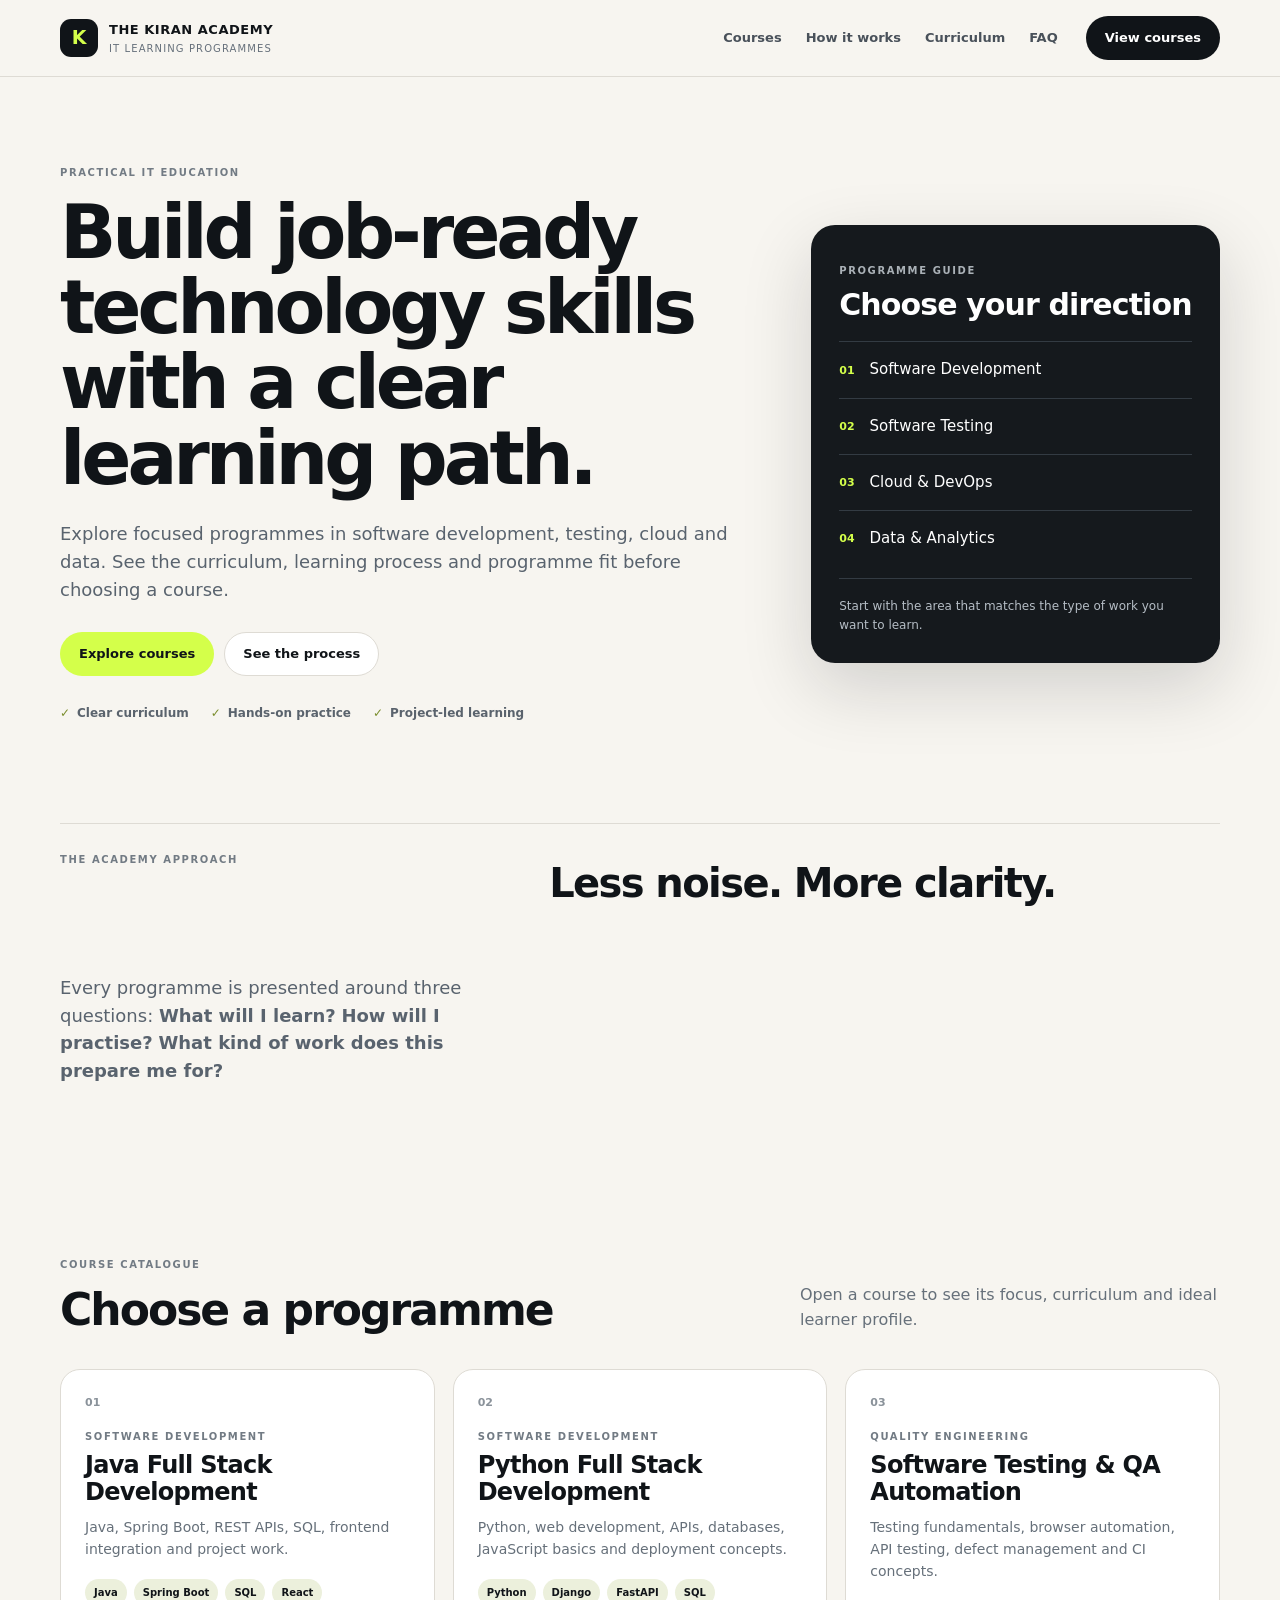
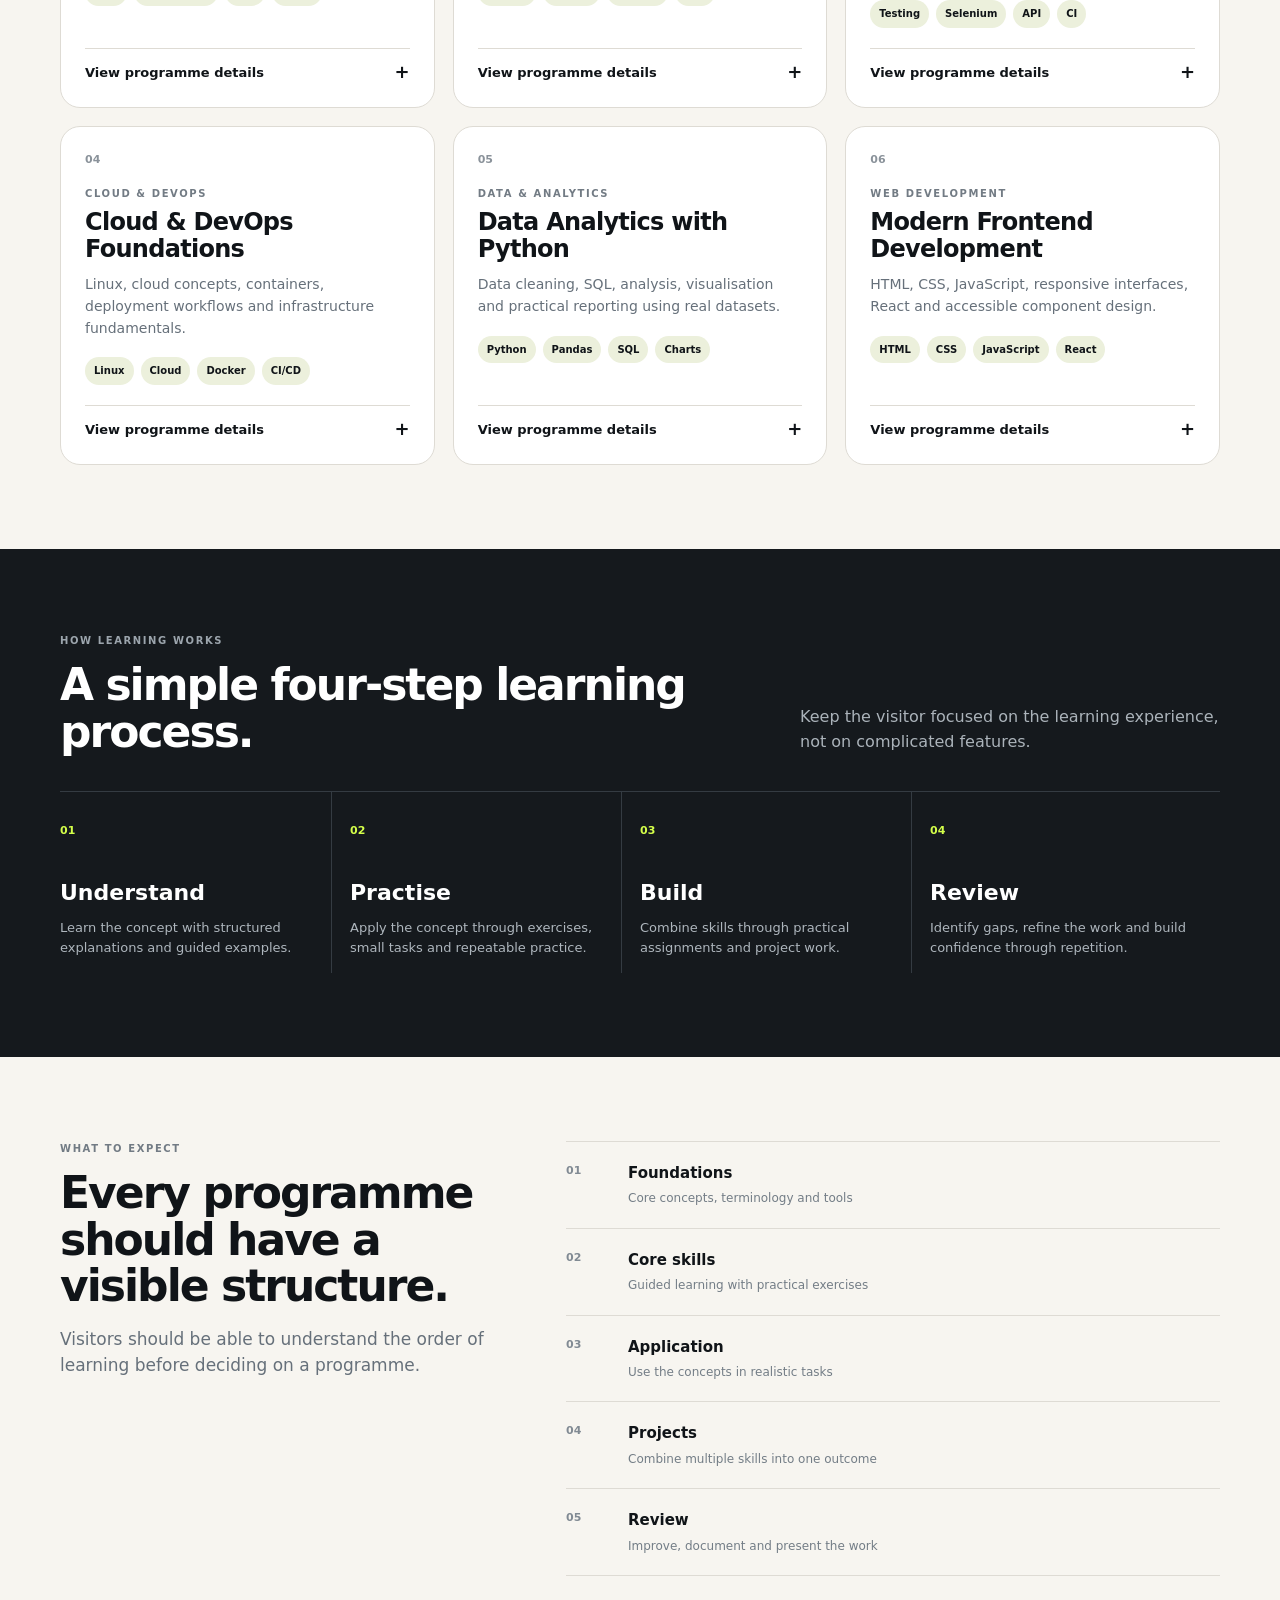
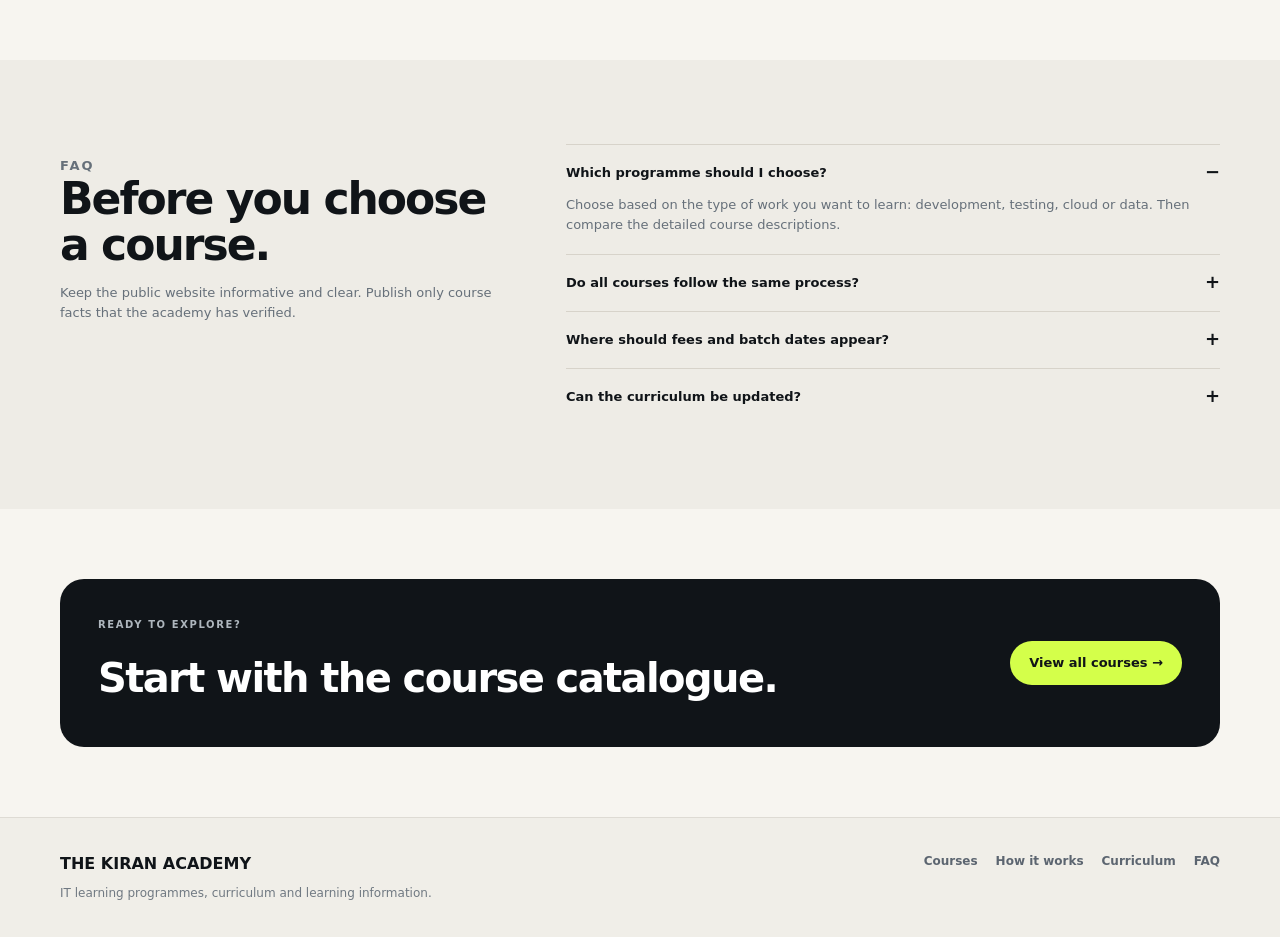
<file: the-kiran-academy-v5/v5-simple/index.html>
<!doctype html>
<html lang="en">
<head>
  <meta charset="utf-8">
  <meta name="viewport" content="width=device-width, initial-scale=1">
  <meta name="description" content="The Kiran Academy — IT courses, curriculum, learning process and programme information.">
  <title>The Kiran Academy | IT Courses</title>
  <link rel="icon" href="assets/favicon.svg" type="image/svg+xml">
  <link rel="stylesheet" href="styles.css">
</head>
<body>
  <header class="header">
    <div class="container nav">
      <a class="brand" href="#home">
        <span class="brand-mark">K</span>
        <span><strong>THE KIRAN ACADEMY</strong><small>IT learning programmes</small></span>
      </a>
      <nav aria-label="Main navigation">
        <a href="#courses">Courses</a>
        <a href="#process">How it works</a>
        <a href="#curriculum">Curriculum</a>
        <a href="#faq">FAQ</a>
      </nav>
      <a class="button button-dark" href="#courses">View courses</a>
    </div>
  </header>

  <main>
    <section class="hero" id="home">
      <div class="container hero-grid">
        <div>
          <p class="eyebrow">PRACTICAL IT EDUCATION</p>
          <h1>Build job-ready technology skills with a clear learning path.</h1>
          <p class="hero-text">Explore focused programmes in software development, testing, cloud and data. See the curriculum, learning process and programme fit before choosing a course.</p>
          <div class="hero-actions">
            <a class="button button-accent" href="#courses">Explore courses</a>
            <a class="button button-light" href="#process">See the process</a>
          </div>
          <div class="hero-points">
            <span>Clear curriculum</span>
            <span>Hands-on practice</span>
            <span>Project-led learning</span>
          </div>
        </div>
        <div class="hero-card">
          <p class="card-label">PROGRAMME GUIDE</p>
          <h2>Choose your direction</h2>
          <div class="direction"><b>01</b><span>Software Development</span></div>
          <div class="direction"><b>02</b><span>Software Testing</span></div>
          <div class="direction"><b>03</b><span>Cloud & DevOps</span></div>
          <div class="direction"><b>04</b><span>Data & Analytics</span></div>
          <p class="card-note">Start with the area that matches the type of work you want to learn.</p>
        </div>
      </div>
    </section>

    <section class="intro">
      <div class="container intro-grid">
        <p class="eyebrow">THE ACADEMY APPROACH</p>
        <h2>Less noise. More clarity.</h2>
        <p>Every programme is presented around three questions: <strong>What will I learn?</strong> <strong>How will I practise?</strong> <strong>What kind of work does this prepare me for?</strong></p>
      </div>
    </section>

    <section class="section" id="courses">
      <div class="container">
        <div class="section-head">
          <div>
            <p class="eyebrow">COURSE CATALOGUE</p>
            <h2>Choose a programme</h2>
          </div>
          <p>Open a course to see its focus, curriculum and ideal learner profile.</p>
        </div>

        <div class="course-grid">
          <article class="course-card">
            <div class="course-number">01</div>
            <p class="course-type">SOFTWARE DEVELOPMENT</p>
            <h3>Java Full Stack Development</h3>
            <p>Java, Spring Boot, REST APIs, SQL, frontend integration and project work.</p>
            <div class="tags"><span>Java</span><span>Spring Boot</span><span>SQL</span><span>React</span></div>
            <details>
              <summary>View programme details</summary>
              <div class="details-body">
                <p><b>Best for:</b> learners who want a broad software-development path with a strong backend foundation.</p>
                <ol><li>Java & OOP foundations</li><li>SQL and persistence</li><li>Spring Boot & REST APIs</li><li>Frontend integration</li><li>Testing and project work</li></ol>
              </div>
            </details>
          </article>

          <article class="course-card">
            <div class="course-number">02</div>
            <p class="course-type">SOFTWARE DEVELOPMENT</p>
            <h3>Python Full Stack Development</h3>
            <p>Python, web development, APIs, databases, JavaScript basics and deployment concepts.</p>
            <div class="tags"><span>Python</span><span>Django</span><span>FastAPI</span><span>SQL</span></div>
            <details>
              <summary>View programme details</summary>
              <div class="details-body">
                <p><b>Best for:</b> learners who prefer Python and want a practical application-development pathway.</p>
                <ol><li>Python programming</li><li>Web fundamentals</li><li>API development</li><li>Database integration</li><li>Testing and project work</li></ol>
              </div>
            </details>
          </article>

          <article class="course-card">
            <div class="course-number">03</div>
            <p class="course-type">QUALITY ENGINEERING</p>
            <h3>Software Testing & QA Automation</h3>
            <p>Testing fundamentals, browser automation, API testing, defect management and CI concepts.</p>
            <div class="tags"><span>Testing</span><span>Selenium</span><span>API</span><span>CI</span></div>
            <details>
              <summary>View programme details</summary>
              <div class="details-body">
                <p><b>Best for:</b> learners interested in software quality, test automation and delivery workflows.</p>
                <ol><li>Test planning & cases</li><li>Automation foundations</li><li>Reusable test frameworks</li><li>API validation</li><li>Reporting and automation project</li></ol>
              </div>
            </details>
          </article>

          <article class="course-card">
            <div class="course-number">04</div>
            <p class="course-type">CLOUD & DEVOPS</p>
            <h3>Cloud & DevOps Foundations</h3>
            <p>Linux, cloud concepts, containers, deployment workflows and infrastructure fundamentals.</p>
            <div class="tags"><span>Linux</span><span>Cloud</span><span>Docker</span><span>CI/CD</span></div>
            <details>
              <summary>View programme details</summary>
              <div class="details-body">
                <p><b>Best for:</b> learners moving towards cloud operations, DevOps or deployment work.</p>
                <ol><li>Linux fundamentals</li><li>Cloud architecture</li><li>Containers & Docker</li><li>CI/CD workflows</li><li>Operations project</li></ol>
              </div>
            </details>
          </article>

          <article class="course-card">
            <div class="course-number">05</div>
            <p class="course-type">DATA & ANALYTICS</p>
            <h3>Data Analytics with Python</h3>
            <p>Data cleaning, SQL, analysis, visualisation and practical reporting using real datasets.</p>
            <div class="tags"><span>Python</span><span>Pandas</span><span>SQL</span><span>Charts</span></div>
            <details>
              <summary>View programme details</summary>
              <div class="details-body">
                <p><b>Best for:</b> learners who enjoy working with data, patterns, reporting and structured problem solving.</p>
                <ol><li>Data fundamentals</li><li>Cleaning & exploration</li><li>SQL analysis</li><li>Visualisation</li><li>Portfolio project</li></ol>
              </div>
            </details>
          </article>

          <article class="course-card">
            <div class="course-number">06</div>
            <p class="course-type">WEB DEVELOPMENT</p>
            <h3>Modern Frontend Development</h3>
            <p>HTML, CSS, JavaScript, responsive interfaces, React and accessible component design.</p>
            <div class="tags"><span>HTML</span><span>CSS</span><span>JavaScript</span><span>React</span></div>
            <details>
              <summary>View programme details</summary>
              <div class="details-body">
                <p><b>Best for:</b> learners focused on interfaces, websites and component-driven frontend development.</p>
                <ol><li>Semantic HTML</li><li>Responsive CSS</li><li>JavaScript fundamentals</li><li>React components</li><li>API integration and project work</li></ol>
              </div>
            </details>
          </article>
        </div>
      </div>
    </section>

    <section class="section dark-section" id="process">
      <div class="container">
        <div class="section-head light-head">
          <div><p class="eyebrow">HOW LEARNING WORKS</p><h2>A simple four-step learning process.</h2></div>
          <p>Keep the visitor focused on the learning experience, not on complicated features.</p>
        </div>
        <div class="process-grid">
          <div><b>01</b><h3>Understand</h3><p>Learn the concept with structured explanations and guided examples.</p></div>
          <div><b>02</b><h3>Practise</h3><p>Apply the concept through exercises, small tasks and repeatable practice.</p></div>
          <div><b>03</b><h3>Build</h3><p>Combine skills through practical assignments and project work.</p></div>
          <div><b>04</b><h3>Review</h3><p>Identify gaps, refine the work and build confidence through repetition.</p></div>
        </div>
      </div>
    </section>

    <section class="section" id="curriculum">
      <div class="container curriculum-grid">
        <div>
          <p class="eyebrow">WHAT TO EXPECT</p>
          <h2>Every programme should have a visible structure.</h2>
          <p class="large-copy">Visitors should be able to understand the order of learning before deciding on a programme.</p>
        </div>
        <div class="curriculum-list">
          <div><span>01</span><div><b>Foundations</b><small>Core concepts, terminology and tools</small></div></div>
          <div><span>02</span><div><b>Core skills</b><small>Guided learning with practical exercises</small></div></div>
          <div><span>03</span><div><b>Application</b><small>Use the concepts in realistic tasks</small></div></div>
          <div><span>04</span><div><b>Projects</b><small>Combine multiple skills into one outcome</small></div></div>
          <div><span>05</span><div><b>Review</b><small>Improve, document and present the work</small></div></div>
        </div>
      </div>
    </section>

    <section class="section faq-section" id="faq">
      <div class="container faq-grid">
        <div>
          <p class="eyebrow">FAQ</p>
          <h2>Before you choose a course.</h2>
          <p>Keep the public website informative and clear. Publish only course facts that the academy has verified.</p>
        </div>
        <div>
          <details open><summary>Which programme should I choose?</summary><p>Choose based on the type of work you want to learn: development, testing, cloud or data. Then compare the detailed course descriptions.</p></details>
          <details><summary>Do all courses follow the same process?</summary><p>The learning rhythm can be similar, while the curriculum, tools and project work vary by programme.</p></details>
          <details><summary>Where should fees and batch dates appear?</summary><p>On the relevant programme page or course card, using the academy's latest verified information.</p></details>
          <details><summary>Can the curriculum be updated?</summary><p>Yes. Keep course information current so visitors see the version of the programme the academy is actually delivering.</p></details>
        </div>
      </div>
    </section>

    <section class="final-cta">
      <div class="container final-cta-inner">
        <div><p class="eyebrow">READY TO EXPLORE?</p><h2>Start with the course catalogue.</h2></div>
        <a class="button button-accent" href="#courses">View all courses →</a>
      </div>
    </section>
  </main>

  <footer class="footer">
    <div class="container footer-inner">
      <div><strong>THE KIRAN ACADEMY</strong><p>IT learning programmes, curriculum and learning information.</p></div>
      <div class="footer-links"><a href="#courses">Courses</a><a href="#process">How it works</a><a href="#curriculum">Curriculum</a><a href="#faq">FAQ</a></div>
    </div>
  </footer>
</body>
</html>
</file>
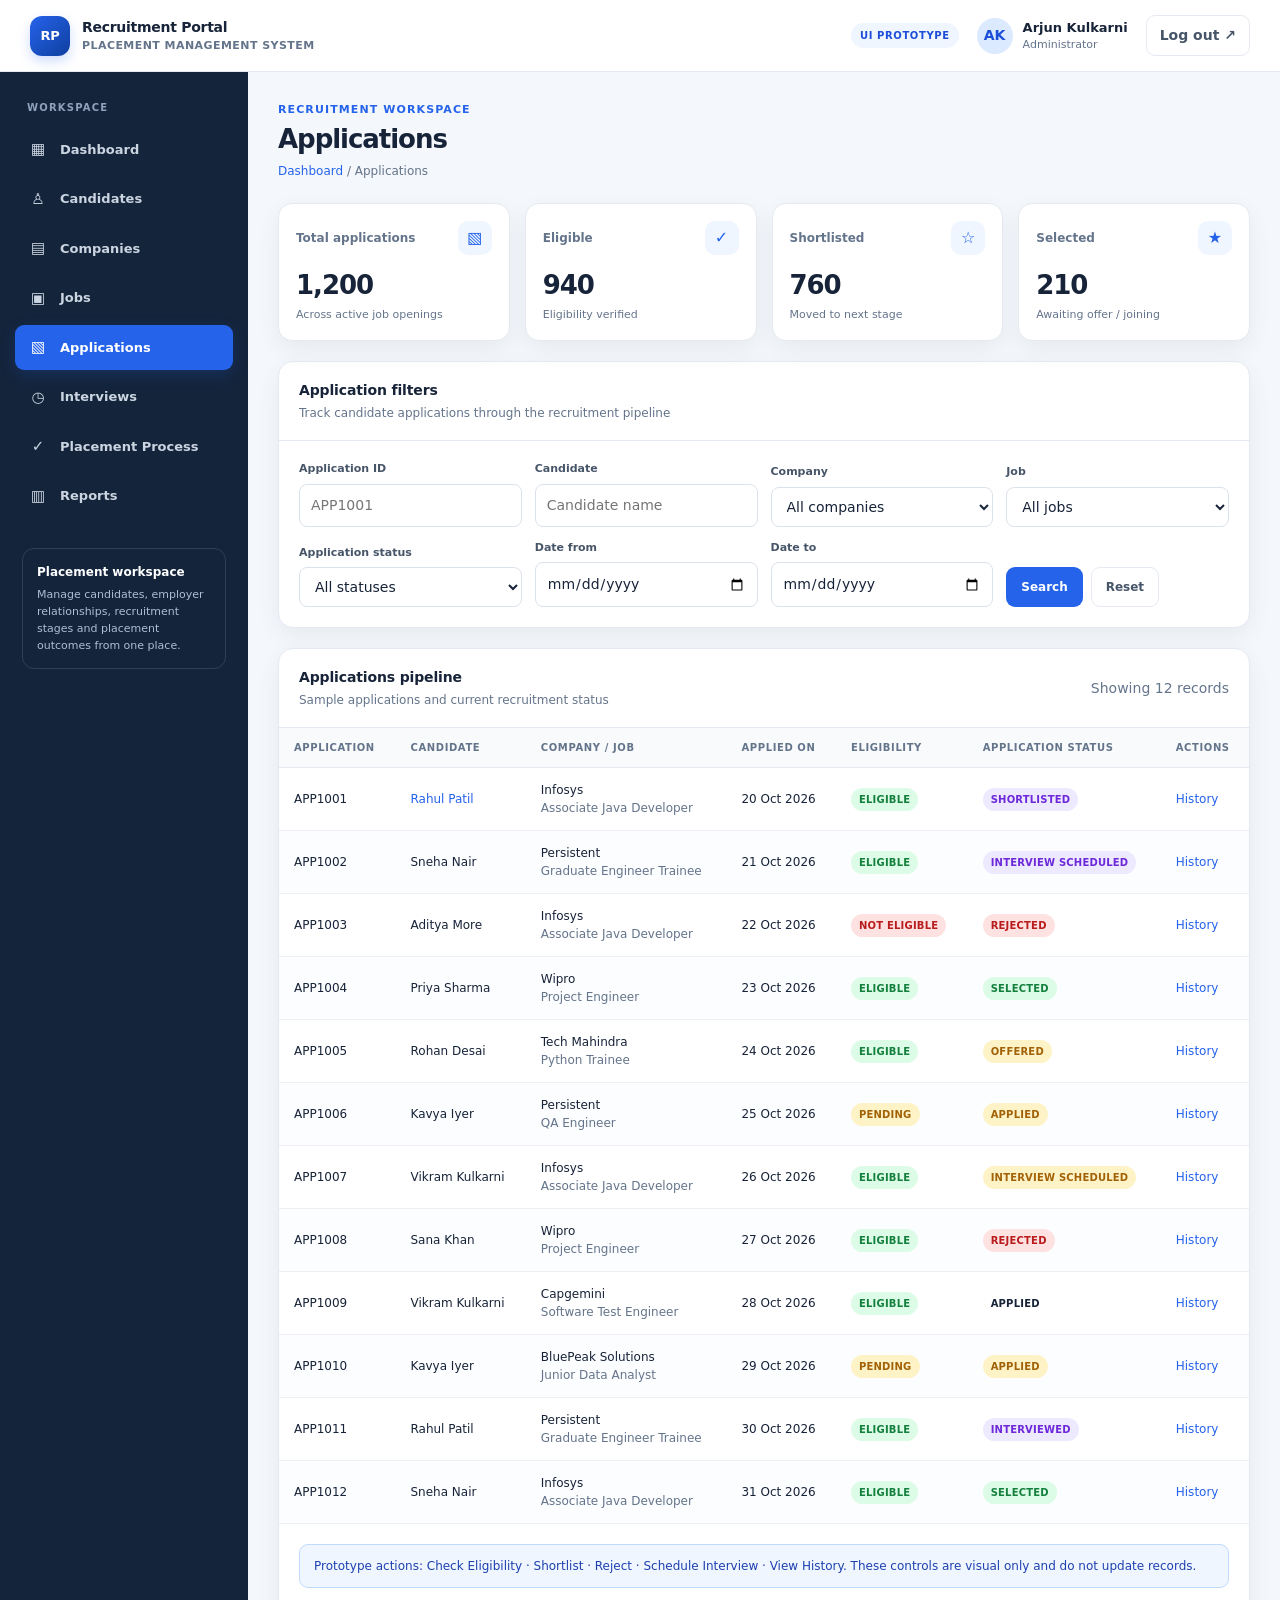
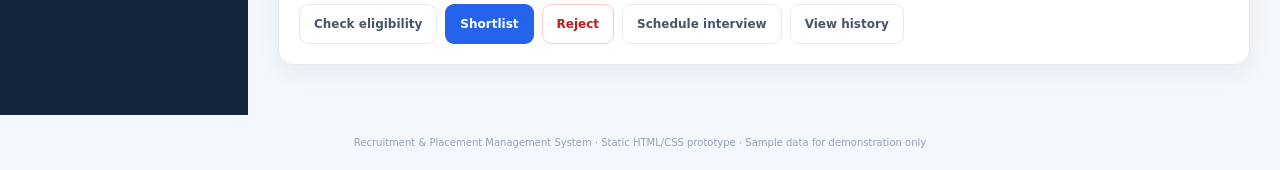
<file: kiran academy java project/recruitment-placement-ui/applications.html>
<!DOCTYPE html>
<html lang="en">

<head>
    <meta charset="UTF-8">
    <meta name="viewport" content="width=device-width, initial-scale=1.0">

    <title>Applications | Recruitment & Placement Management System</title>

    <link rel="stylesheet" href="css/style.css">
</head>

<body>

    <div class="app-shell">

        <!-- Header -->
        <header class="topbar">

            <a class="brand" href="dashboard.html">
                <span class="brand-mark">RP</span>

                <span>
                    Recruitment Portal
                    <small>Placement Management System</small>
                </span>
            </a>

            <div class="top-actions">

                <span class="prototype-label">UI Prototype</span>

                <div class="top-user">
                    <span class="avatar">AK</span>

                    <span class="user-meta">
                        <strong>Arjun Kulkarni</strong>
                        <span>Administrator</span>
                    </span>
                </div>

                <a class="logout" href="login.html">Log out ↗</a>

            </div>

        </header>

        <!-- Main Layout -->
        <div class="layout">

            <!-- Sidebar Navigation -->
            <aside class="sidebar">

                <div class="side-label">Workspace</div>

                <nav class="nav-list">

                    <a class="nav-link" href="dashboard.html">
                        <span class="nav-icon">▦</span>
                        Dashboard
                    </a>

                    <a class="nav-link" href="candidates.html">
                        <span class="nav-icon">♙</span>
                        Candidates
                    </a>

                    <a class="nav-link" href="companies.html">
                        <span class="nav-icon">▤</span>
                        Companies
                    </a>

                    <a class="nav-link" href="jobs.html">
                        <span class="nav-icon">▣</span>
                        Jobs
                    </a>

                    <a class="nav-link active" href="applications.html">
                        <span class="nav-icon">▧</span>
                        Applications
                    </a>

                    <a class="nav-link" href="interviews.html">
                        <span class="nav-icon">◷</span>
                        Interviews
                    </a>

                    <a class="nav-link" href="placement-process.html">
                        <span class="nav-icon">✓</span>
                        Placement Process
                    </a>

                    <a class="nav-link" href="reports.html">
                        <span class="nav-icon">▥</span>
                        Reports
                    </a>

                </nav>

                <div class="side-note">
                    <strong>Placement workspace</strong>
                    Manage candidates, employer relationships, recruitment stages
                    and placement outcomes from one place.
                </div>

            </aside>

            <!-- Main Content -->
            <main class="main">

                <!-- Page Heading -->
                <div class="page-head">

                    <div>
                        <div class="eyebrow">Recruitment workspace</div>

                        <h1>Applications</h1>

                        <div class="breadcrumb">
                            <a href="dashboard.html">Dashboard</a> /
                            Applications
                        </div>
                    </div>

                    <div class="head-actions"></div>

                </div>

                <!-- Statistics Cards -->
                <div class="stats">

                    <div class="stat-card">
                        <div class="stat-top">
                            Total applications
                            <span class="stat-icon">▧</span>
                        </div>

                        <div class="stat-value">1,200</div>

                        <div class="stat-foot">
                            Across active job openings
                        </div>
                    </div>

                    <div class="stat-card">
                        <div class="stat-top">
                            Eligible
                            <span class="stat-icon">✓</span>
                        </div>

                        <div class="stat-value">940</div>

                        <div class="stat-foot">
                            Eligibility verified
                        </div>
                    </div>

                    <div class="stat-card">
                        <div class="stat-top">
                            Shortlisted
                            <span class="stat-icon">☆</span>
                        </div>

                        <div class="stat-value">760</div>

                        <div class="stat-foot">
                            Moved to next stage
                        </div>
                    </div>

                    <div class="stat-card">
                        <div class="stat-top">
                            Selected
                            <span class="stat-icon">★</span>
                        </div>

                        <div class="stat-value">210</div>

                        <div class="stat-foot">
                            Awaiting offer / joining
                        </div>
                    </div>

                </div>

                <!-- Application Filters -->
                <section class="panel">

                    <div class="panel-head">
                        <div>
                            <h2>Application filters</h2>
                            <p>
                                Track candidate applications through the recruitment pipeline
                            </p>
                        </div>
                    </div>

                    <div class="panel-body">

                        <form class="filters">

                            <div class="field">
                                <label>Application ID</label>
                                <input type="text" placeholder="APP1001">
                            </div>

                            <div class="field">
                                <label>Candidate</label>
                                <input type="text" placeholder="Candidate name">
                            </div>

                            <div class="field">
                                <label>Company</label>
                                <select>
                                    <option>All companies</option>
                                    <option>Infosys</option>
                                    <option>Persistent</option>
                                </select>
                            </div>

                            <div class="field">
                                <label>Job</label>
                                <select>
                                    <option>All jobs</option>
                                    <option>Associate Java Developer</option>
                                    <option>QA Engineer</option>
                                </select>
                            </div>

                            <div class="field">
                                <label>Application status</label>
                                <select>
                                    <option>All statuses</option>
                                    <option>APPLIED</option>
                                    <option>SHORTLISTED</option>
                                    <option>INTERVIEW_SCHEDULED</option>
                                    <option>SELECTED</option>
                                    <option>REJECTED</option>
                                </select>
                            </div>

                            <div class="field">
                                <label>Date from</label>
                                <input type="date">
                            </div>

                            <div class="field">
                                <label>Date to</label>
                                <input type="date">
                            </div>

                            <div class="filter-actions">
                                <button type="button" class="btn btn-primary">
                                    Search
                                </button>

                                <button type="reset" class="btn btn-secondary">
                                    Reset
                                </button>
                            </div>

                        </form>

                    </div>

                </section>

                <!-- Applications Table -->
                <section class="panel">

                    <div class="panel-head">

                        <div>
                            <h2>Applications pipeline</h2>
                            <p>
                                Sample applications and current recruitment status
                            </p>
                        </div>

                        <span class="muted">Showing 12 records</span>

                    </div>

                    <div class="table-wrap">

                        <table>

                            <thead>
                                <tr>
                                    <th>Application</th>
                                    <th>Candidate</th>
                                    <th>Company / Job</th>
                                    <th>Applied on</th>
                                    <th>Eligibility</th>
                                    <th>Application status</th>
                                    <th>Actions</th>
                                </tr>
                            </thead>

                            <tbody>

                                <tr>
                                    <td>APP1001</td>
                                    <td>
                                        <a href="candidate-details.html">Rahul Patil</a>
                                    </td>
                                    <td>
                                        Infosys
                                        <div class="muted">Associate Java Developer</div>
                                    </td>
                                    <td>20 Oct 2026</td>
                                    <td>
                                        <span class="status eligible">ELIGIBLE</span>
                                    </td>
                                    <td>
                                        <span class="status shortlisted">SHORTLISTED</span>
                                    </td>
                                    <td>
                                        <a href="candidate-details.html">History</a>
                                    </td>
                                </tr>

                                <tr>
                                    <td>APP1002</td>
                                    <td>Sneha Nair</td>
                                    <td>
                                        Persistent
                                        <div class="muted">Graduate Engineer Trainee</div>
                                    </td>
                                    <td>21 Oct 2026</td>
                                    <td>
                                        <span class="status eligible">ELIGIBLE</span>
                                    </td>
                                    <td>
                                        <span class="status interview-scheduled">
                                            INTERVIEW SCHEDULED
                                        </span>
                                    </td>
                                    <td>
                                        <a href="candidate-details.html">History</a>
                                    </td>
                                </tr>

                                <tr>
                                    <td>APP1003</td>
                                    <td>Aditya More</td>
                                    <td>
                                        Infosys
                                        <div class="muted">Associate Java Developer</div>
                                    </td>
                                    <td>22 Oct 2026</td>
                                    <td>
                                        <span class="status not-eligible">NOT ELIGIBLE</span>
                                    </td>
                                    <td>
                                        <span class="status rejected">REJECTED</span>
                                    </td>
                                    <td>
                                        <a href="candidate-details.html">History</a>
                                    </td>
                                </tr>

                                <tr>
                                    <td>APP1004</td>
                                    <td>Priya Sharma</td>
                                    <td>
                                        Wipro
                                        <div class="muted">Project Engineer</div>
                                    </td>
                                    <td>23 Oct 2026</td>
                                    <td>
                                        <span class="status eligible">ELIGIBLE</span>
                                    </td>
                                    <td>
                                        <span class="status selected">SELECTED</span>
                                    </td>
                                    <td>
                                        <a href="candidate-details.html">History</a>
                                    </td>
                                </tr>

                                <tr>
                                    <td>APP1005</td>
                                    <td>Rohan Desai</td>
                                    <td>
                                        Tech Mahindra
                                        <div class="muted">Python Trainee</div>
                                    </td>
                                    <td>24 Oct 2026</td>
                                    <td>
                                        <span class="status eligible">ELIGIBLE</span>
                                    </td>
                                    <td>
                                        <span class="status offered">OFFERED</span>
                                    </td>
                                    <td>
                                        <a href="candidate-details.html">History</a>
                                    </td>
                                </tr>

                                <tr>
                                    <td>APP1006</td>
                                    <td>Kavya Iyer</td>
                                    <td>
                                        Persistent
                                        <div class="muted">QA Engineer</div>
                                    </td>
                                    <td>25 Oct 2026</td>
                                    <td>
                                        <span class="status pending">PENDING</span>
                                    </td>
                                    <td>
                                        <span class="status pending">APPLIED</span>
                                    </td>
                                    <td>
                                        <a href="candidate-details.html">History</a>
                                    </td>
                                </tr>

                                <tr>
                                    <td>APP1007</td>
                                    <td>Vikram Kulkarni</td>
                                    <td>
                                        Infosys
                                        <div class="muted">Associate Java Developer</div>
                                    </td>
                                    <td>26 Oct 2026</td>
                                    <td>
                                        <span class="status eligible">ELIGIBLE</span>
                                    </td>
                                    <td>
                                        <span class="status scheduled">INTERVIEW SCHEDULED</span>
                                    </td>
                                    <td>
                                        <a href="candidate-details.html">History</a>
                                    </td>
                                </tr>

                                <tr>
                                    <td>APP1008</td>
                                    <td>Sana Khan</td>
                                    <td>
                                        Wipro
                                        <div class="muted">Project Engineer</div>
                                    </td>
                                    <td>27 Oct 2026</td>
                                    <td>
                                        <span class="status eligible">ELIGIBLE</span>
                                    </td>
                                    <td>
                                        <span class="status rejected">REJECTED</span>
                                    </td>
                                    <td>
                                        <a href="candidate-details.html">History</a>
                                    </td>
                                </tr>

                                <tr>
                                    <td>APP1009</td>
                                    <td>Vikram Kulkarni</td>
                                    <td>
                                        Capgemini
                                        <div class="muted">Software Test Engineer</div>
                                    </td>
                                    <td>28 Oct 2026</td>
                                    <td>
                                        <span class="status eligible">ELIGIBLE</span>
                                    </td>
                                    <td>
                                        <span class="status applied">APPLIED</span>
                                    </td>
                                    <td>
                                        <a href="candidate-details.html">History</a>
                                    </td>
                                </tr>

                                <tr>
                                    <td>APP1010</td>
                                    <td>Kavya Iyer</td>
                                    <td>
                                        BluePeak Solutions
                                        <div class="muted">Junior Data Analyst</div>
                                    </td>
                                    <td>29 Oct 2026</td>
                                    <td>
                                        <span class="status pending">PENDING</span>
                                    </td>
                                    <td>
                                        <span class="status pending">APPLIED</span>
                                    </td>
                                    <td>
                                        <a href="candidate-details.html">History</a>
                                    </td>
                                </tr>

                                <tr>
                                    <td>APP1011</td>
                                    <td>Rahul Patil</td>
                                    <td>
                                        Persistent
                                        <div class="muted">Graduate Engineer Trainee</div>
                                    </td>
                                    <td>30 Oct 2026</td>
                                    <td>
                                        <span class="status eligible">ELIGIBLE</span>
                                    </td>
                                    <td>
                                        <span class="status interviewed">INTERVIEWED</span>
                                    </td>
                                    <td>
                                        <a href="candidate-details.html">History</a>
                                    </td>
                                </tr>

                                <tr>
                                    <td>APP1012</td>
                                    <td>Sneha Nair</td>
                                    <td>
                                        Infosys
                                        <div class="muted">Associate Java Developer</div>
                                    </td>
                                    <td>31 Oct 2026</td>
                                    <td>
                                        <span class="status eligible">ELIGIBLE</span>
                                    </td>
                                    <td>
                                        <span class="status selected">SELECTED</span>
                                    </td>
                                    <td>
                                        <a href="candidate-details.html">History</a>
                                    </td>
                                </tr>

                            </tbody>

                        </table>

                    </div>

                    <!-- Prototype Actions -->
                    <div class="panel-body">

                        <div class="notice notice-info">
                            Prototype actions: Check Eligibility · Shortlist · Reject ·
                            Schedule Interview · View History. These controls are visual
                            only and do not update records.
                        </div>

                        <div class="filter-actions">

                            <button class="btn btn-secondary" type="button">
                                Check eligibility
                            </button>

                            <button class="btn btn-primary" type="button">
                                Shortlist
                            </button>

                            <button class="btn btn-danger" type="button">
                                Reject
                            </button>

                            <a class="btn btn-secondary" href="interviews.html">
                                Schedule interview
                            </a>

                            <button class="btn btn-secondary" type="button">
                                View history
                            </button>

                        </div>

                    </div>

                </section>

            </main>

        </div>

        <!-- Footer -->
        <footer class="footer">
            Recruitment & Placement Management System ·
            Static HTML/CSS prototype ·
            Sample data for demonstration only
        </footer>

    </div>

</body>

</html>
</file>
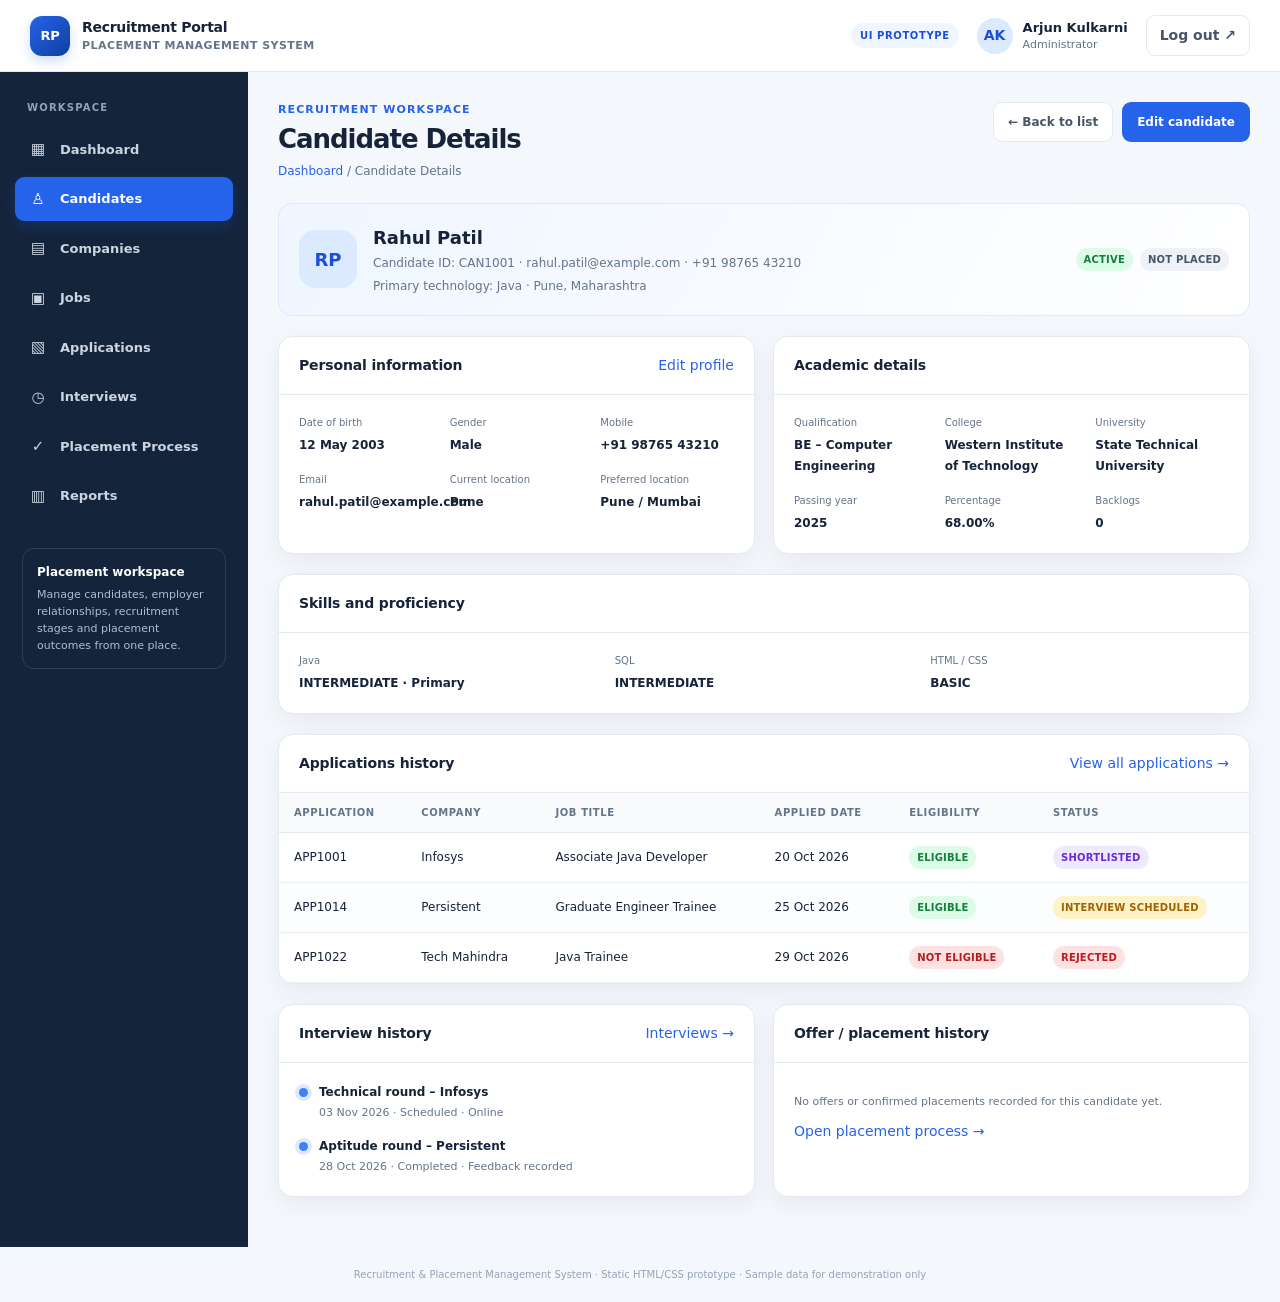
<file: kiran academy java project/recruitment-placement-ui/candidate-details.html>
<!DOCTYPE html>
<html lang="en">

<head>
    <meta charset="UTF-8">
    <meta name="viewport" content="width=device-width, initial-scale=1.0">

    <title>Candidate Details | Recruitment & Placement Management System</title>

    <link rel="stylesheet" href="css/style.css">
</head>

<body>

    <div class="app-shell">

        <!-- Header -->
        <header class="topbar">

            <a class="brand" href="dashboard.html">
                <span class="brand-mark">RP</span>

                <span>
                    Recruitment Portal
                    <small>Placement Management System</small>
                </span>
            </a>

            <div class="top-actions">

                <span class="prototype-label">UI Prototype</span>

                <div class="top-user">
                    <span class="avatar">AK</span>

                    <span class="user-meta">
                        <strong>Arjun Kulkarni</strong>
                        <span>Administrator</span>
                    </span>
                </div>

                <a class="logout" href="login.html">Log out ↗</a>

            </div>

        </header>

        <!-- Main Layout -->
        <div class="layout">

            <!-- Sidebar -->
            <aside class="sidebar">

                <div class="side-label">Workspace</div>

                <nav class="nav-list">

                    <a class="nav-link" href="dashboard.html">
                        <span class="nav-icon">▦</span>
                        Dashboard
                    </a>

                    <a class="nav-link active" href="candidates.html">
                        <span class="nav-icon">♙</span>
                        Candidates
                    </a>

                    <a class="nav-link" href="companies.html">
                        <span class="nav-icon">▤</span>
                        Companies
                    </a>

                    <a class="nav-link" href="jobs.html">
                        <span class="nav-icon">▣</span>
                        Jobs
                    </a>

                    <a class="nav-link" href="applications.html">
                        <span class="nav-icon">▧</span>
                        Applications
                    </a>

                    <a class="nav-link" href="interviews.html">
                        <span class="nav-icon">◷</span>
                        Interviews
                    </a>

                    <a class="nav-link" href="placement-process.html">
                        <span class="nav-icon">✓</span>
                        Placement Process
                    </a>

                    <a class="nav-link" href="reports.html">
                        <span class="nav-icon">▥</span>
                        Reports
                    </a>

                </nav>

                <div class="side-note">
                    <strong>Placement workspace</strong>

                    Manage candidates, employer relationships,
                    recruitment stages and placement outcomes
                    from one place.
                </div>

            </aside>

            <!-- Main Content -->
            <main class="main">

                <!-- Page Heading -->
                <div class="page-head">

                    <div>
                        <div class="eyebrow">Recruitment workspace</div>

                        <h1>Candidate Details</h1>

                        <div class="breadcrumb">
                            <a href="dashboard.html">Dashboard</a>
                            / Candidate Details
                        </div>
                    </div>

                    <div class="head-actions">

                        <a class="btn btn-secondary" href="candidates.html">
                            ← Back to list
                        </a>

                        <a class="btn btn-primary" href="candidate-form.html">
                            Edit candidate
                        </a>

                    </div>

                </div>

                <!-- Candidate Profile Banner -->
                <section class="detail-banner">

                    <div class="detail-avatar">RP</div>

                    <div>
                        <h2>Rahul Patil</h2>

                        <p>
                            Candidate ID: CAN1001 ·
                            rahul.patil@example.com ·
                            +91 98765 43210
                        </p>

                        <p style="margin-top: 5px;">
                            Primary technology: Java ·
                            Pune, Maharashtra
                        </p>
                    </div>

                    <div class="detail-tags">

                        <span class="status active">ACTIVE</span>

                        <span class="status neutral">NOT PLACED</span>

                    </div>

                </section>

                <!-- Personal and Academic Information -->
                <div class="grid-2">

                    <!-- Personal Information -->
                    <section class="panel">

                        <div class="panel-head">
                            <h2>Personal information</h2>

                            <a href="candidate-form.html">Edit profile</a>
                        </div>

                        <div class="panel-body">

                            <div class="info-grid">

                                <div class="info-item">
                                    <small>Date of birth</small>
                                    <strong>12 May 2003</strong>
                                </div>

                                <div class="info-item">
                                    <small>Gender</small>
                                    <strong>Male</strong>
                                </div>

                                <div class="info-item">
                                    <small>Mobile</small>
                                    <strong>+91 98765 43210</strong>
                                </div>

                                <div class="info-item">
                                    <small>Email</small>
                                    <strong>rahul.patil@example.com</strong>
                                </div>

                                <div class="info-item">
                                    <small>Current location</small>
                                    <strong>Pune</strong>
                                </div>

                                <div class="info-item">
                                    <small>Preferred location</small>
                                    <strong>Pune / Mumbai</strong>
                                </div>

                            </div>

                        </div>

                    </section>

                    <!-- Academic Details -->
                    <section class="panel">

                        <div class="panel-head">
                            <h2>Academic details</h2>
                        </div>

                        <div class="panel-body">

                            <div class="info-grid">

                                <div class="info-item">
                                    <small>Qualification</small>
                                    <strong>BE – Computer Engineering</strong>
                                </div>

                                <div class="info-item">
                                    <small>College</small>
                                    <strong>Western Institute of Technology</strong>
                                </div>

                                <div class="info-item">
                                    <small>University</small>
                                    <strong>State Technical University</strong>
                                </div>

                                <div class="info-item">
                                    <small>Passing year</small>
                                    <strong>2025</strong>
                                </div>

                                <div class="info-item">
                                    <small>Percentage</small>
                                    <strong>68.00%</strong>
                                </div>

                                <div class="info-item">
                                    <small>Backlogs</small>
                                    <strong>0</strong>
                                </div>

                            </div>

                        </div>

                    </section>

                </div>

                <!-- Skills and Proficiency -->
                <section class="panel">

                    <div class="panel-head">
                        <h2>Skills and proficiency</h2>
                    </div>

                    <div class="panel-body">

                        <div class="info-grid">

                            <div class="info-item">
                                <small>Java</small>
                                <strong>INTERMEDIATE · Primary</strong>
                            </div>

                            <div class="info-item">
                                <small>SQL</small>
                                <strong>INTERMEDIATE</strong>
                            </div>

                            <div class="info-item">
                                <small>HTML / CSS</small>
                                <strong>BASIC</strong>
                            </div>

                        </div>

                    </div>

                </section>

                <!-- Applications History -->
                <section class="panel">

                    <div class="panel-head">

                        <h2>Applications history</h2>

                        <a href="applications.html">
                            View all applications →
                        </a>

                    </div>

                    <div class="table-wrap">

                        <table>

                            <thead>
                                <tr>
                                    <th>Application</th>
                                    <th>Company</th>
                                    <th>Job title</th>
                                    <th>Applied date</th>
                                    <th>Eligibility</th>
                                    <th>Status</th>
                                </tr>
                            </thead>

                            <tbody>

                                <tr>
                                    <td>APP1001</td>
                                    <td>Infosys</td>
                                    <td>Associate Java Developer</td>
                                    <td>20 Oct 2026</td>

                                    <td>
                                        <span class="status eligible">
                                            ELIGIBLE
                                        </span>
                                    </td>

                                    <td>
                                        <span class="status shortlisted">
                                            SHORTLISTED
                                        </span>
                                    </td>
                                </tr>

                                <tr>
                                    <td>APP1014</td>
                                    <td>Persistent</td>
                                    <td>Graduate Engineer Trainee</td>
                                    <td>25 Oct 2026</td>

                                    <td>
                                        <span class="status eligible">
                                            ELIGIBLE
                                        </span>
                                    </td>

                                    <td>
                                        <span class="status scheduled">
                                            INTERVIEW SCHEDULED
                                        </span>
                                    </td>
                                </tr>

                                <tr>
                                    <td>APP1022</td>
                                    <td>Tech Mahindra</td>
                                    <td>Java Trainee</td>
                                    <td>29 Oct 2026</td>

                                    <td>
                                        <span class="status not-eligible">
                                            NOT ELIGIBLE
                                        </span>
                                    </td>

                                    <td>
                                        <span class="status rejected">
                                            REJECTED
                                        </span>
                                    </td>
                                </tr>

                            </tbody>

                        </table>

                    </div>

                </section>

                <!-- Interview and Placement History -->
                <div class="grid-2">

                    <!-- Interview History -->
                    <section class="panel">

                        <div class="panel-head">

                            <h2>Interview history</h2>

                            <a href="interviews.html">
                                Interviews →
                            </a>

                        </div>

                        <div class="panel-body">

                            <div class="activity-list">

                                <div class="activity-item">

                                    <span class="activity-dot"></span>

                                    <div>
                                        <strong>
                                            Technical round – Infosys
                                        </strong>

                                        <span>
                                            03 Nov 2026 ·
                                            Scheduled ·
                                            Online
                                        </span>
                                    </div>

                                </div>

                                <div class="activity-item">

                                    <span class="activity-dot"></span>

                                    <div>
                                        <strong>
                                            Aptitude round – Persistent
                                        </strong>

                                        <span>
                                            28 Oct 2026 ·
                                            Completed ·
                                            Feedback recorded
                                        </span>
                                    </div>

                                </div>

                            </div>

                        </div>

                    </section>

                    <!-- Offer and Placement History -->
                    <section class="panel">

                        <div class="panel-head">
                            <h2>Offer / placement history</h2>
                        </div>

                        <div class="panel-body">

                            <p class="empty-hint">
                                No offers or confirmed placements recorded
                                for this candidate yet.
                            </p>

                            <a href="placement-process.html">
                                Open placement process →
                            </a>

                        </div>

                    </section>

                </div>

            </main>

        </div>

        <!-- Footer -->
        <footer class="footer">
            Recruitment & Placement Management System ·
            Static HTML/CSS prototype ·
            Sample data for demonstration only
        </footer>

    </div>

</body>

</html>
</file>
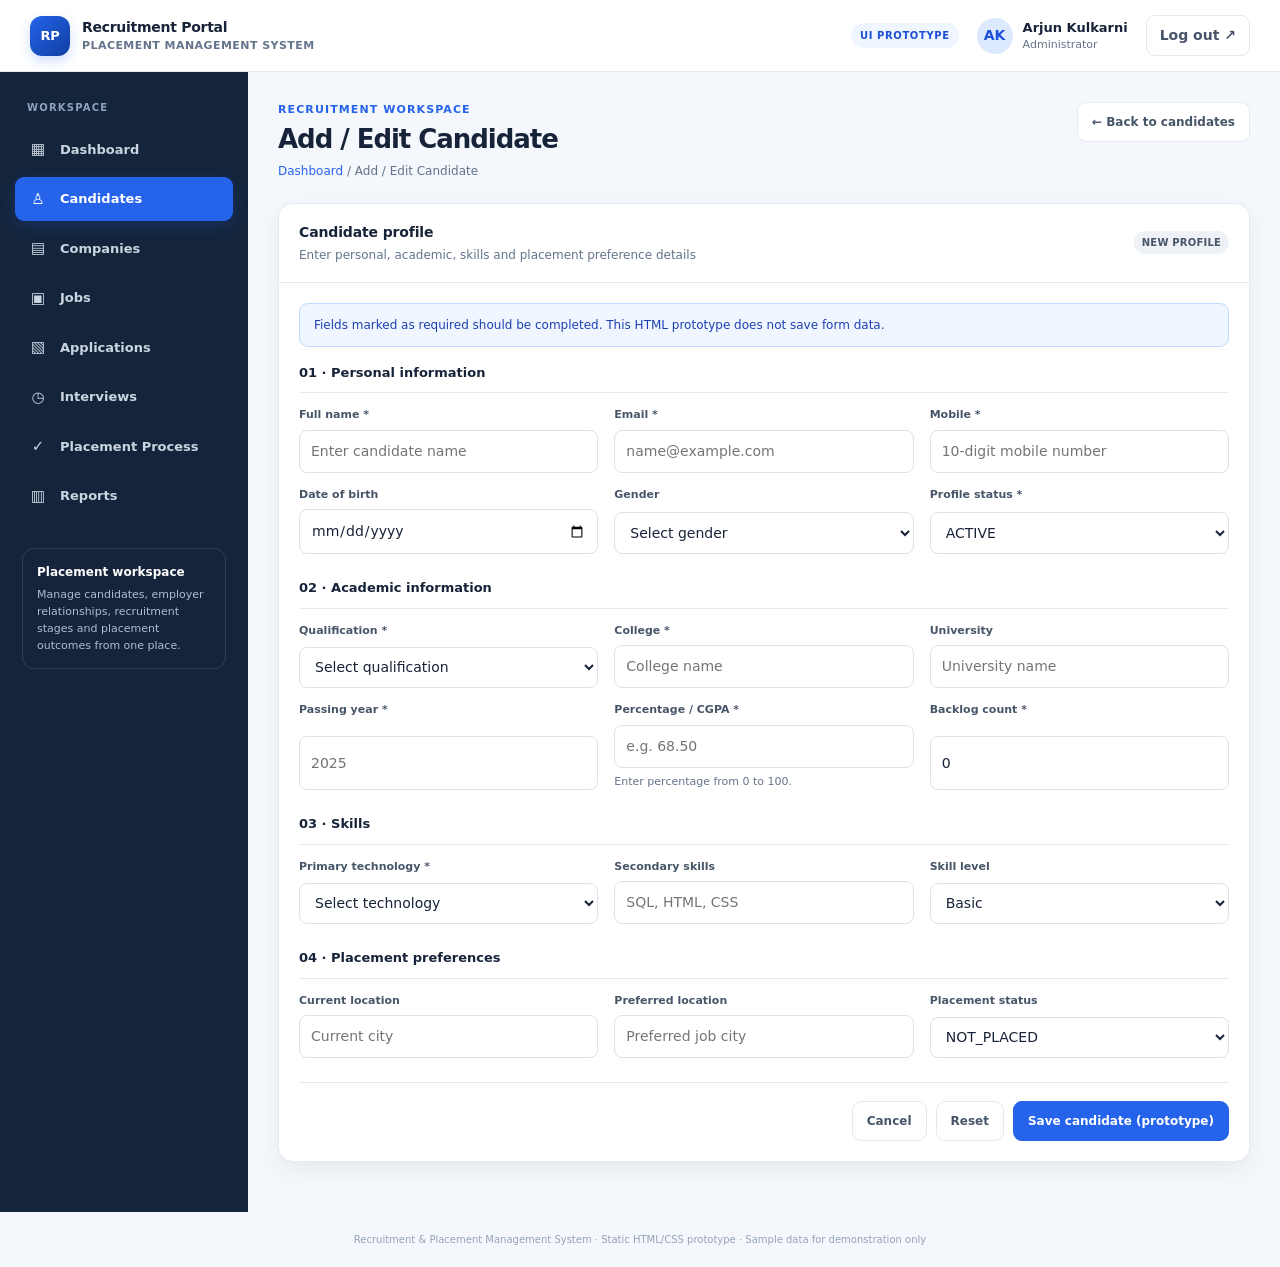
<file: kiran academy java project/recruitment-placement-ui/candidate-form.html>
<!DOCTYPE html>
<html lang="en">

<head>
    <meta charset="UTF-8">
    <meta name="viewport" content="width=device-width, initial-scale=1.0">

    <title>Add / Edit Candidate | Recruitment & Placement Management System</title>

    <link rel="stylesheet" href="css/style.css">
</head>

<body>

    <div class="app-shell">

        <!-- Header -->
        <header class="topbar">

            <a class="brand" href="dashboard.html">
                <span class="brand-mark">RP</span>

                <span>
                    Recruitment Portal
                    <small>Placement Management System</small>
                </span>
            </a>

            <div class="top-actions">

                <span class="prototype-label">UI Prototype</span>

                <div class="top-user">
                    <span class="avatar">AK</span>

                    <span class="user-meta">
                        <strong>Arjun Kulkarni</strong>
                        <span>Administrator</span>
                    </span>
                </div>

                <a class="logout" href="login.html">Log out ↗</a>

            </div>

        </header>

        <!-- Main Layout -->
        <div class="layout">

            <!-- Sidebar -->
            <aside class="sidebar">

                <div class="side-label">Workspace</div>

                <nav class="nav-list">

                    <a class="nav-link" href="dashboard.html">
                        <span class="nav-icon">▦</span>
                        Dashboard
                    </a>

                    <a class="nav-link active" href="candidates.html">
                        <span class="nav-icon">♙</span>
                        Candidates
                    </a>

                    <a class="nav-link" href="companies.html">
                        <span class="nav-icon">▤</span>
                        Companies
                    </a>

                    <a class="nav-link" href="jobs.html">
                        <span class="nav-icon">▣</span>
                        Jobs
                    </a>

                    <a class="nav-link" href="applications.html">
                        <span class="nav-icon">▧</span>
                        Applications
                    </a>

                    <a class="nav-link" href="interviews.html">
                        <span class="nav-icon">◷</span>
                        Interviews
                    </a>

                    <a class="nav-link" href="placement-process.html">
                        <span class="nav-icon">✓</span>
                        Placement Process
                    </a>

                    <a class="nav-link" href="reports.html">
                        <span class="nav-icon">▥</span>
                        Reports
                    </a>

                </nav>

                <div class="side-note">
                    <strong>Placement workspace</strong>

                    Manage candidates, employer relationships,
                    recruitment stages and placement outcomes
                    from one place.
                </div>

            </aside>

            <!-- Main Content -->
            <main class="main">

                <!-- Page Heading -->
                <div class="page-head">

                    <div>
                        <div class="eyebrow">Recruitment workspace</div>

                        <h1>Add / Edit Candidate</h1>

                        <div class="breadcrumb">
                            <a href="dashboard.html">Dashboard</a>
                            / Add / Edit Candidate
                        </div>
                    </div>

                    <div class="head-actions">

                        <a class="btn btn-secondary" href="candidates.html">
                            ← Back to candidates
                        </a>

                    </div>

                </div>

                <!-- Candidate Form -->
                <section class="panel">

                    <div class="panel-head">

                        <div>
                            <h2>Candidate profile</h2>

                            <p>
                                Enter personal, academic, skills and
                                placement preference details
                            </p>
                        </div>

                        <span class="status neutral">NEW PROFILE</span>

                    </div>

                    <div class="panel-body">

                        <!-- Information Notice -->
                        <div class="notice notice-info">
                            Fields marked as required should be completed.
                            This HTML prototype does not save form data.
                        </div>

                        <form>

                            <!-- Section 01: Personal Information -->
                            <div class="form-section">

                                <h3>01 · Personal information</h3>

                                <div class="form-grid">

                                    <div class="field">
                                        <label>Full name *</label>

                                        <input
                                            type="text"
                                            required
                                            placeholder="Enter candidate name"
                                        >
                                    </div>

                                    <div class="field">
                                        <label>Email *</label>

                                        <input
                                            type="email"
                                            required
                                            placeholder="name@example.com"
                                        >
                                    </div>

                                    <div class="field">
                                        <label>Mobile *</label>

                                        <input
                                            type="tel"
                                            required
                                            placeholder="10-digit mobile number"
                                        >
                                    </div>

                                    <div class="field">
                                        <label>Date of birth</label>

                                        <input type="date">
                                    </div>

                                    <div class="field">
                                        <label>Gender</label>

                                        <select>
                                            <option>Select gender</option>
                                            <option>Female</option>
                                            <option>Male</option>
                                            <option>Other</option>
                                            <option>Prefer not to say</option>
                                        </select>
                                    </div>

                                    <div class="field">
                                        <label>Profile status *</label>

                                        <select>
                                            <option>ACTIVE</option>
                                            <option>INACTIVE</option>
                                            <option>ON_HOLD</option>
                                        </select>
                                    </div>

                                </div>

                            </div>

                            <!-- Section 02: Academic Information -->
                            <div class="form-section">

                                <h3>02 · Academic information</h3>

                                <div class="form-grid">

                                    <div class="field">
                                        <label>Qualification *</label>

                                        <select required>
                                            <option>Select qualification</option>
                                            <option>BE</option>
                                            <option>BTech</option>
                                            <option>MCA</option>
                                            <option>BSc</option>
                                            <option>BCA</option>
                                        </select>
                                    </div>

                                    <div class="field">
                                        <label>College *</label>

                                        <input
                                            type="text"
                                            required
                                            placeholder="College name"
                                        >
                                    </div>

                                    <div class="field">
                                        <label>University</label>

                                        <input
                                            type="text"
                                            placeholder="University name"
                                        >
                                    </div>

                                    <div class="field">
                                        <label>Passing year *</label>

                                        <input
                                            type="number"
                                            required
                                            placeholder="2025"
                                        >
                                    </div>

                                    <div class="field">
                                        <label>Percentage / CGPA *</label>

                                        <input
                                            type="number"
                                            min="0"
                                            max="100"
                                            step="0.01"
                                            required
                                            placeholder="e.g. 68.50"
                                        >

                                        <small>
                                            Enter percentage from 0 to 100.
                                        </small>
                                    </div>

                                    <div class="field">
                                        <label>Backlog count *</label>

                                        <input
                                            type="number"
                                            min="0"
                                            value="0"
                                            required
                                        >
                                    </div>

                                </div>

                            </div>

                            <!-- Section 03: Skills -->
                            <div class="form-section">

                                <h3>03 · Skills</h3>

                                <div class="form-grid">

                                    <div class="field">
                                        <label>Primary technology *</label>

                                        <select required>
                                            <option>Select technology</option>
                                            <option>Java</option>
                                            <option>Python</option>
                                            <option>Testing</option>
                                            <option>Data Analytics</option>
                                        </select>
                                    </div>

                                    <div class="field">
                                        <label>Secondary skills</label>

                                        <input
                                            type="text"
                                            placeholder="SQL, HTML, CSS"
                                        >
                                    </div>

                                    <div class="field">
                                        <label>Skill level</label>

                                        <select>
                                            <option>Basic</option>
                                            <option>Intermediate</option>
                                            <option>Advanced</option>
                                        </select>
                                    </div>

                                </div>

                            </div>

                            <!-- Section 04: Placement Preferences -->
                            <div class="form-section">

                                <h3>04 · Placement preferences</h3>

                                <div class="form-grid">

                                    <div class="field">
                                        <label>Current location</label>

                                        <input
                                            type="text"
                                            placeholder="Current city"
                                        >
                                    </div>

                                    <div class="field">
                                        <label>Preferred location</label>

                                        <input
                                            type="text"
                                            placeholder="Preferred job city"
                                        >
                                    </div>

                                    <div class="field">
                                        <label>Placement status</label>

                                        <select>
                                            <option>NOT_PLACED</option>
                                            <option>PLACED</option>
                                        </select>
                                    </div>

                                </div>

                            </div>

                            <!-- Form Buttons -->
                            <div class="form-footer">

                                <a
                                    class="btn btn-secondary"
                                    href="candidates.html"
                                >
                                    Cancel
                                </a>

                                <button
                                    class="btn btn-secondary"
                                    type="reset"
                                >
                                    Reset
                                </button>

                                <button
                                    class="btn btn-primary"
                                    type="button"
                                >
                                    Save candidate (prototype)
                                </button>

                            </div>

                        </form>

                    </div>

                </section>

            </main>

        </div>

        <!-- Footer -->
        <footer class="footer">
            Recruitment & Placement Management System ·
            Static HTML/CSS prototype ·
            Sample data for demonstration only
        </footer>

    </div>

</body>

</html>
</file>
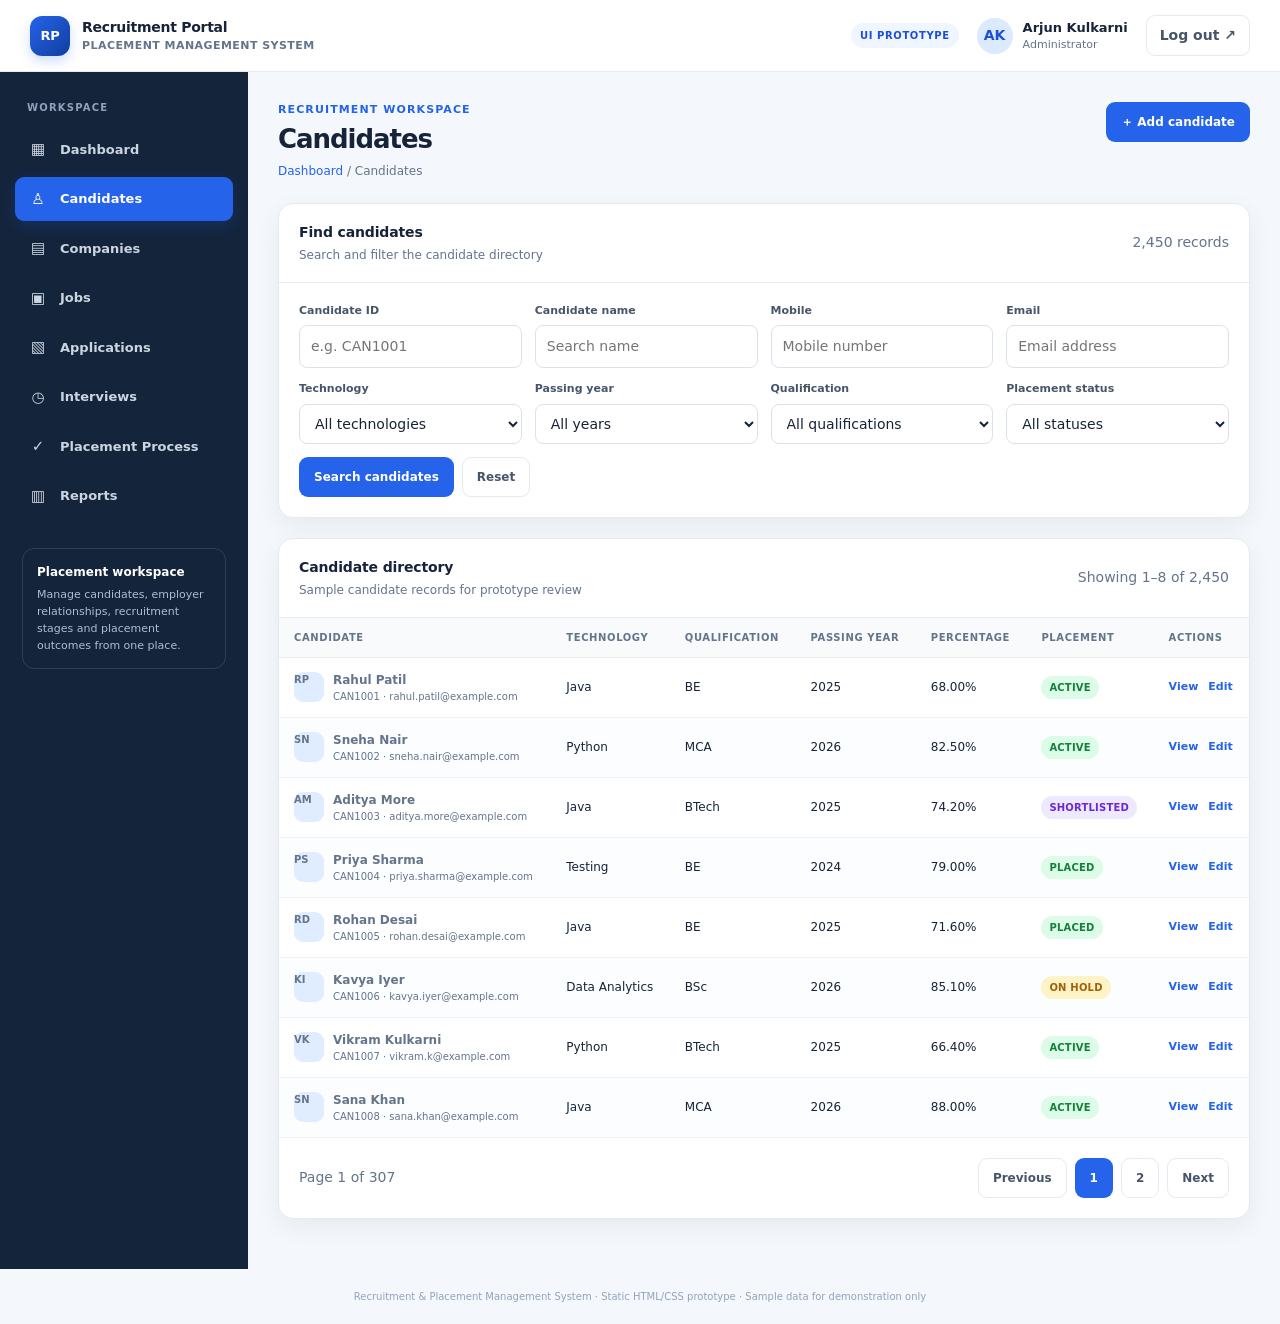
<file: kiran academy java project/recruitment-placement-ui/candidates.html>
<!DOCTYPE html>
<html lang="en">

<head>
    <meta charset="UTF-8">
    <meta name="viewport" content="width=device-width, initial-scale=1.0">

    <title>Candidates | Recruitment & Placement Management System</title>

    <link rel="stylesheet" href="css/style.css">
</head>

<body>

    <div class="app-shell">

        <!-- Header -->
        <header class="topbar">

            <a class="brand" href="dashboard.html">
                <span class="brand-mark">RP</span>

                <span>
                    Recruitment Portal
                    <small>Placement Management System</small>
                </span>
            </a>

            <div class="top-actions">

                <span class="prototype-label">UI Prototype</span>

                <div class="top-user">
                    <span class="avatar">AK</span>

                    <span class="user-meta">
                        <strong>Arjun Kulkarni</strong>
                        <span>Administrator</span>
                    </span>
                </div>

                <a class="logout" href="login.html">Log out ↗</a>

            </div>

        </header>

        <!-- Main Layout -->
        <div class="layout">

            <!-- Sidebar -->
            <aside class="sidebar">

                <div class="side-label">Workspace</div>

                <nav class="nav-list">

                    <a class="nav-link" href="dashboard.html">
                        <span class="nav-icon">▦</span>
                        Dashboard
                    </a>

                    <a class="nav-link active" href="candidates.html">
                        <span class="nav-icon">♙</span>
                        Candidates
                    </a>

                    <a class="nav-link" href="companies.html">
                        <span class="nav-icon">▤</span>
                        Companies
                    </a>

                    <a class="nav-link" href="jobs.html">
                        <span class="nav-icon">▣</span>
                        Jobs
                    </a>

                    <a class="nav-link" href="applications.html">
                        <span class="nav-icon">▧</span>
                        Applications
                    </a>

                    <a class="nav-link" href="interviews.html">
                        <span class="nav-icon">◷</span>
                        Interviews
                    </a>

                    <a class="nav-link" href="placement-process.html">
                        <span class="nav-icon">✓</span>
                        Placement Process
                    </a>

                    <a class="nav-link" href="reports.html">
                        <span class="nav-icon">▥</span>
                        Reports
                    </a>

                </nav>

                <div class="side-note">
                    <strong>Placement workspace</strong>

                    Manage candidates, employer relationships,
                    recruitment stages and placement outcomes
                    from one place.
                </div>

            </aside>

            <!-- Main Content -->
            <main class="main">

                <!-- Page Heading -->
                <div class="page-head">

                    <div>
                        <div class="eyebrow">Recruitment workspace</div>

                        <h1>Candidates</h1>

                        <div class="breadcrumb">
                            <a href="dashboard.html">Dashboard</a>
                            / Candidates
                        </div>
                    </div>

                    <div class="head-actions">

                        <a class="btn btn-primary" href="candidate-form.html">
                            ＋ Add candidate
                        </a>

                    </div>

                </div>

                <!-- Candidate Search and Filters -->
                <section class="panel">

                    <div class="panel-head">

                        <div>
                            <h2>Find candidates</h2>

                            <p>
                                Search and filter the candidate directory
                            </p>
                        </div>

                        <span class="muted">2,450 records</span>

                    </div>

                    <div class="panel-body">

                        <form class="filters">

                            <div class="field">
                                <label>Candidate ID</label>

                                <input
                                    type="text"
                                    placeholder="e.g. CAN1001"
                                >
                            </div>

                            <div class="field">
                                <label>Candidate name</label>

                                <input
                                    type="text"
                                    placeholder="Search name"
                                >
                            </div>

                            <div class="field">
                                <label>Mobile</label>

                                <input
                                    type="text"
                                    placeholder="Mobile number"
                                >
                            </div>

                            <div class="field">
                                <label>Email</label>

                                <input
                                    type="email"
                                    placeholder="Email address"
                                >
                            </div>

                            <div class="field">
                                <label>Technology</label>

                                <select>
                                    <option>All technologies</option>
                                    <option>Java</option>
                                    <option>Python</option>
                                    <option>Testing</option>
                                    <option>Data Analytics</option>
                                </select>
                            </div>

                            <div class="field">
                                <label>Passing year</label>

                                <select>
                                    <option>All years</option>
                                    <option>2026</option>
                                    <option>2025</option>
                                    <option>2024</option>
                                </select>
                            </div>

                            <div class="field">
                                <label>Qualification</label>

                                <select>
                                    <option>All qualifications</option>
                                    <option>BE</option>
                                    <option>BTech</option>
                                    <option>MCA</option>
                                    <option>BSc</option>
                                </select>
                            </div>

                            <div class="field">
                                <label>Placement status</label>

                                <select>
                                    <option>All statuses</option>
                                    <option>Active</option>
                                    <option>Placed</option>
                                    <option>On Hold</option>
                                    <option>Inactive</option>
                                </select>
                            </div>

                            <!-- Filter Buttons -->
                            <div class="filter-actions span-3">

                                <button class="btn btn-primary" type="button">
                                    Search candidates
                                </button>

                                <button class="btn btn-secondary" type="reset">
                                    Reset
                                </button>

                            </div>

                        </form>

                    </div>

                </section>

                <!-- Candidate Directory -->
                <section class="panel">

                    <div class="panel-head">

                        <div>
                            <h2>Candidate directory</h2>

                            <p>
                                Sample candidate records for prototype review
                            </p>
                        </div>

                        <span class="muted">
                            Showing 1–8 of 2,450
                        </span>

                    </div>

                    <!-- Candidate Table -->
                    <div class="table-wrap">

                        <table>

                            <thead>
                                <tr>
                                    <th>Candidate</th>
                                    <th>Technology</th>
                                    <th>Qualification</th>
                                    <th>Passing year</th>
                                    <th>Percentage</th>
                                    <th>Placement</th>
                                    <th>Actions</th>
                                </tr>
                            </thead>

                            <tbody>

                                <!-- Candidate 1 -->
                                <tr>
                                    <td>
                                        <div class="person">
                                            <span class="mini-avatar">RP</span>

                                            <span>
                                                <strong>Rahul Patil</strong>
                                                <span>
                                                    CAN1001 · rahul.patil@example.com
                                                </span>
                                            </span>
                                        </div>
                                    </td>

                                    <td>Java</td>
                                    <td>BE</td>
                                    <td>2025</td>
                                    <td>68.00%</td>

                                    <td>
                                        <span class="status active">
                                            ACTIVE
                                        </span>
                                    </td>

                                    <td>
                                        <div class="action-links">
                                            <a href="candidate-details.html">View</a>
                                            <a href="candidate-form.html">Edit</a>
                                        </div>
                                    </td>
                                </tr>

                                <!-- Candidate 2 -->
                                <tr>
                                    <td>
                                        <div class="person">
                                            <span class="mini-avatar">SN</span>

                                            <span>
                                                <strong>Sneha Nair</strong>
                                                <span>
                                                    CAN1002 · sneha.nair@example.com
                                                </span>
                                            </span>
                                        </div>
                                    </td>

                                    <td>Python</td>
                                    <td>MCA</td>
                                    <td>2026</td>
                                    <td>82.50%</td>

                                    <td>
                                        <span class="status active">
                                            ACTIVE
                                        </span>
                                    </td>

                                    <td>
                                        <div class="action-links">
                                            <a href="candidate-details.html">View</a>
                                            <a href="candidate-form.html">Edit</a>
                                        </div>
                                    </td>
                                </tr>

                                <!-- Candidate 3 -->
                                <tr>
                                    <td>
                                        <div class="person">
                                            <span class="mini-avatar">AM</span>

                                            <span>
                                                <strong>Aditya More</strong>
                                                <span>
                                                    CAN1003 · aditya.more@example.com
                                                </span>
                                            </span>
                                        </div>
                                    </td>

                                    <td>Java</td>
                                    <td>BTech</td>
                                    <td>2025</td>
                                    <td>74.20%</td>

                                    <td>
                                        <span class="status shortlisted">
                                            SHORTLISTED
                                        </span>
                                    </td>

                                    <td>
                                        <div class="action-links">
                                            <a href="candidate-details.html">View</a>
                                            <a href="candidate-form.html">Edit</a>
                                        </div>
                                    </td>
                                </tr>

                                <!-- Candidate 4 -->
                                <tr>
                                    <td>
                                        <div class="person">
                                            <span class="mini-avatar">PS</span>

                                            <span>
                                                <strong>Priya Sharma</strong>
                                                <span>
                                                    CAN1004 · priya.sharma@example.com
                                                </span>
                                            </span>
                                        </div>
                                    </td>

                                    <td>Testing</td>
                                    <td>BE</td>
                                    <td>2024</td>
                                    <td>79.00%</td>

                                    <td>
                                        <span class="status joined">
                                            PLACED
                                        </span>
                                    </td>

                                    <td>
                                        <div class="action-links">
                                            <a href="candidate-details.html">View</a>
                                            <a href="candidate-form.html">Edit</a>
                                        </div>
                                    </td>
                                </tr>

                                <!-- Candidate 5 -->
                                <tr>
                                    <td>
                                        <div class="person">
                                            <span class="mini-avatar">RD</span>

                                            <span>
                                                <strong>Rohan Desai</strong>
                                                <span>
                                                    CAN1005 · rohan.desai@example.com
                                                </span>
                                            </span>
                                        </div>
                                    </td>

                                    <td>Java</td>
                                    <td>BE</td>
                                    <td>2025</td>
                                    <td>71.60%</td>

                                    <td>
                                        <span class="status joined">
                                            PLACED
                                        </span>
                                    </td>

                                    <td>
                                        <div class="action-links">
                                            <a href="candidate-details.html">View</a>
                                            <a href="candidate-form.html">Edit</a>
                                        </div>
                                    </td>
                                </tr>

                                <!-- Candidate 6 -->
                                <tr>
                                    <td>
                                        <div class="person">
                                            <span class="mini-avatar">KI</span>

                                            <span>
                                                <strong>Kavya Iyer</strong>
                                                <span>
                                                    CAN1006 · kavya.iyer@example.com
                                                </span>
                                            </span>
                                        </div>
                                    </td>

                                    <td>Data Analytics</td>
                                    <td>BSc</td>
                                    <td>2026</td>
                                    <td>85.10%</td>

                                    <td>
                                        <span class="status on-hold">
                                            ON HOLD
                                        </span>
                                    </td>

                                    <td>
                                        <div class="action-links">
                                            <a href="candidate-details.html">View</a>
                                            <a href="candidate-form.html">Edit</a>
                                        </div>
                                    </td>
                                </tr>

                                <!-- Candidate 7 -->
                                <tr>
                                    <td>
                                        <div class="person">
                                            <span class="mini-avatar">VK</span>

                                            <span>
                                                <strong>Vikram Kulkarni</strong>
                                                <span>
                                                    CAN1007 · vikram.k@example.com
                                                </span>
                                            </span>
                                        </div>
                                    </td>

                                    <td>Python</td>
                                    <td>BTech</td>
                                    <td>2025</td>
                                    <td>66.40%</td>

                                    <td>
                                        <span class="status active">
                                            ACTIVE
                                        </span>
                                    </td>

                                    <td>
                                        <div class="action-links">
                                            <a href="candidate-details.html">View</a>
                                            <a href="candidate-form.html">Edit</a>
                                        </div>
                                    </td>
                                </tr>

                                <!-- Candidate 8 -->
                                <tr>
                                    <td>
                                        <div class="person">
                                            <span class="mini-avatar">SN</span>

                                            <span>
                                                <strong>Sana Khan</strong>
                                                <span>
                                                    CAN1008 · sana.khan@example.com
                                                </span>
                                            </span>
                                        </div>
                                    </td>

                                    <td>Java</td>
                                    <td>MCA</td>
                                    <td>2026</td>
                                    <td>88.00%</td>

                                    <td>
                                        <span class="status active">
                                            ACTIVE
                                        </span>
                                    </td>

                                    <td>
                                        <div class="action-links">
                                            <a href="candidate-details.html">View</a>
                                            <a href="candidate-form.html">Edit</a>
                                        </div>
                                    </td>
                                </tr>

                            </tbody>

                        </table>

                    </div>

                    <!-- Pagination -->
                    <div
                        class="panel-body"
                        style="display: flex; justify-content: space-between; align-items: center;"
                    >

                        <span class="muted">Page 1 of 307</span>

                        <div class="filter-actions">

                            <button class="btn btn-secondary">
                                Previous
                            </button>

                            <button class="btn btn-primary">
                                1
                            </button>

                            <button class="btn btn-secondary">
                                2
                            </button>

                            <button class="btn btn-secondary">
                                Next
                            </button>

                        </div>

                    </div>

                </section>

            </main>

        </div>

        <!-- Footer -->
        <footer class="footer">
            Recruitment & Placement Management System ·
            Static HTML/CSS prototype ·
            Sample data for demonstration only
        </footer>

    </div>

</body>

</html>
</file>
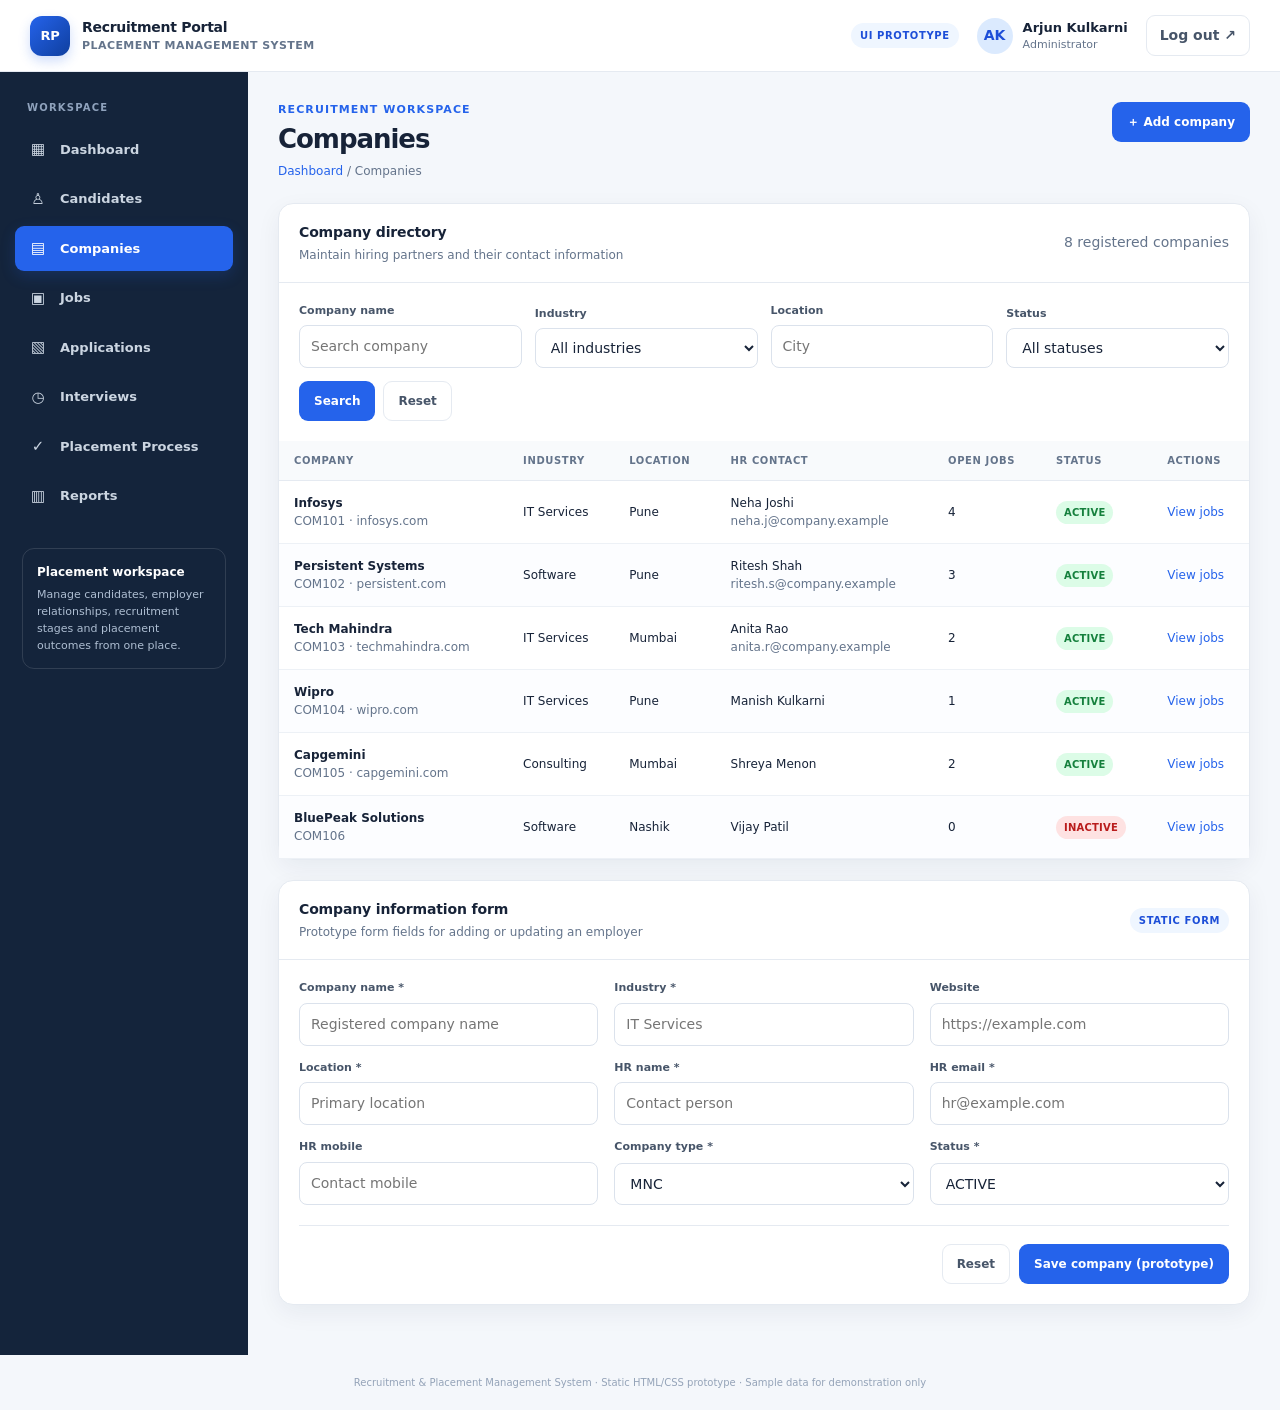
<file: kiran academy java project/recruitment-placement-ui/companies.html>
<!DOCTYPE html>
<html lang="en">
<head>
    <meta charset="UTF-8">
    <meta name="viewport" content="width=device-width, initial-scale=1.0">
    <title>Companies | Recruitment & Placement Management System</title>
    <link rel="stylesheet" href="css/style.css">
</head>

<body>
    <div class="app-shell">

        <header class="topbar">
            <a class="brand" href="dashboard.html">
                <span class="brand-mark">RP</span>
                <span>
                    Recruitment Portal
                    <small>Placement Management System</small>
                </span>
            </a>

            <div class="top-actions">
                <span class="prototype-label">UI Prototype</span>

                <div class="top-user">
                    <span class="avatar">AK</span>
                    <span class="user-meta">
                        <strong>Arjun Kulkarni</strong>
                        <span>Administrator</span>
                    </span>
                </div>

                <a class="logout" href="login.html">Log out ↗</a>
            </div>
        </header>

        <div class="layout">

            <aside class="sidebar">
                <div class="side-label">Workspace</div>

                <nav class="nav-list">
                    <a class="nav-link" href="dashboard.html">
                        <span class="nav-icon">▦</span>Dashboard
                    </a>

                    <a class="nav-link" href="candidates.html">
                        <span class="nav-icon">♙</span>Candidates
                    </a>

                    <a class="nav-link active" href="companies.html">
                        <span class="nav-icon">▤</span>Companies
                    </a>

                    <a class="nav-link" href="jobs.html">
                        <span class="nav-icon">▣</span>Jobs
                    </a>

                    <a class="nav-link" href="applications.html">
                        <span class="nav-icon">▧</span>Applications
                    </a>

                    <a class="nav-link" href="interviews.html">
                        <span class="nav-icon">◷</span>Interviews
                    </a>

                    <a class="nav-link" href="placement-process.html">
                        <span class="nav-icon">✓</span>Placement Process
                    </a>

                    <a class="nav-link" href="reports.html">
                        <span class="nav-icon">▥</span>Reports
                    </a>
                </nav>

                <div class="side-note">
                    <strong>Placement workspace</strong>
                    Manage candidates, employer relationships, recruitment stages and placement outcomes from one place.
                </div>
            </aside>

            <main class="main">

                <div class="page-head">
                    <div>
                        <div class="eyebrow">Recruitment workspace</div>
                        <h1>Companies</h1>

                        <div class="breadcrumb">
                            <a href="dashboard.html">Dashboard</a> / Companies
                        </div>
                    </div>

                    <div class="head-actions">
                        <a class="btn btn-primary" href="#company-form">
                            ＋ Add company
                        </a>
                    </div>
                </div>

                <!-- Company Directory -->
                <section class="panel">

                    <div class="panel-head">
                        <div>
                            <h2>Company directory</h2>
                            <p>Maintain hiring partners and their contact information</p>
                        </div>

                        <span class="muted">8 registered companies</span>
                    </div>

                    <div class="panel-body">
                        <form class="filters">

                            <div class="field">
                                <label>Company name</label>
                                <input placeholder="Search company">
                            </div>

                            <div class="field">
                                <label>Industry</label>
                                <select>
                                    <option>All industries</option>
                                    <option>IT Services</option>
                                    <option>Software</option>
                                    <option>Consulting</option>
                                </select>
                            </div>

                            <div class="field">
                                <label>Location</label>
                                <input placeholder="City">
                            </div>

                            <div class="field">
                                <label>Status</label>
                                <select>
                                    <option>All statuses</option>
                                    <option>ACTIVE</option>
                                    <option>INACTIVE</option>
                                </select>
                            </div>

                            <div class="filter-actions span-3">
                                <button type="button" class="btn btn-primary">
                                    Search
                                </button>

                                <button type="reset" class="btn btn-secondary">
                                    Reset
                                </button>
                            </div>

                        </form>
                    </div>

                    <div class="table-wrap">
                        <table>
                            <thead>
                                <tr>
                                    <th>Company</th>
                                    <th>Industry</th>
                                    <th>Location</th>
                                    <th>HR contact</th>
                                    <th>Open jobs</th>
                                    <th>Status</th>
                                    <th>Actions</th>
                                </tr>
                            </thead>

                            <tbody>
                                <tr>
                                    <td>
                                        <strong>Infosys</strong>
                                        <div class="muted">COM101 · infosys.com</div>
                                    </td>
                                    <td>IT Services</td>
                                    <td>Pune</td>
                                    <td>
                                        Neha Joshi
                                        <div class="muted">neha.j@company.example</div>
                                    </td>
                                    <td>4</td>
                                    <td>
                                        <span class="status active">ACTIVE</span>
                                    </td>
                                    <td>
                                        <a href="jobs.html">View jobs</a>
                                    </td>
                                </tr>

                                <tr>
                                    <td>
                                        <strong>Persistent Systems</strong>
                                        <div class="muted">COM102 · persistent.com</div>
                                    </td>
                                    <td>Software</td>
                                    <td>Pune</td>
                                    <td>
                                        Ritesh Shah
                                        <div class="muted">ritesh.s@company.example</div>
                                    </td>
                                    <td>3</td>
                                    <td>
                                        <span class="status active">ACTIVE</span>
                                    </td>
                                    <td>
                                        <a href="jobs.html">View jobs</a>
                                    </td>
                                </tr>

                                <tr>
                                    <td>
                                        <strong>Tech Mahindra</strong>
                                        <div class="muted">COM103 · techmahindra.com</div>
                                    </td>
                                    <td>IT Services</td>
                                    <td>Mumbai</td>
                                    <td>
                                        Anita Rao
                                        <div class="muted">anita.r@company.example</div>
                                    </td>
                                    <td>2</td>
                                    <td>
                                        <span class="status active">ACTIVE</span>
                                    </td>
                                    <td>
                                        <a href="jobs.html">View jobs</a>
                                    </td>
                                </tr>

                                <tr>
                                    <td>
                                        <strong>Wipro</strong>
                                        <div class="muted">COM104 · wipro.com</div>
                                    </td>
                                    <td>IT Services</td>
                                    <td>Pune</td>
                                    <td>Manish Kulkarni</td>
                                    <td>1</td>
                                    <td>
                                        <span class="status active">ACTIVE</span>
                                    </td>
                                    <td>
                                        <a href="jobs.html">View jobs</a>
                                    </td>
                                </tr>

                                <tr>
                                    <td>
                                        <strong>Capgemini</strong>
                                        <div class="muted">COM105 · capgemini.com</div>
                                    </td>
                                    <td>Consulting</td>
                                    <td>Mumbai</td>
                                    <td>Shreya Menon</td>
                                    <td>2</td>
                                    <td>
                                        <span class="status active">ACTIVE</span>
                                    </td>
                                    <td>
                                        <a href="jobs.html">View jobs</a>
                                    </td>
                                </tr>

                                <tr>
                                    <td>
                                        <strong>BluePeak Solutions</strong>
                                        <div class="muted">COM106</div>
                                    </td>
                                    <td>Software</td>
                                    <td>Nashik</td>
                                    <td>Vijay Patil</td>
                                    <td>0</td>
                                    <td>
                                        <span class="status inactive">INACTIVE</span>
                                    </td>
                                    <td>
                                        <a href="jobs.html">View jobs</a>
                                    </td>
                                </tr>
                            </tbody>
                        </table>
                    </div>

                </section>

                <!-- Company Information Form -->
                <section class="panel" id="company-form">

                    <div class="panel-head">
                        <div>
                            <h2>Company information form</h2>
                            <p>Prototype form fields for adding or updating an employer</p>
                        </div>

                        <span class="prototype-label">Static form</span>
                    </div>

                    <div class="panel-body">
                        <form>

                            <div class="form-grid">

                                <div class="field">
                                    <label>Company name *</label>
                                    <input placeholder="Registered company name">
                                </div>

                                <div class="field">
                                    <label>Industry *</label>
                                    <input placeholder="IT Services">
                                </div>

                                <div class="field">
                                    <label>Website</label>
                                    <input type="url" placeholder="https://example.com">
                                </div>

                                <div class="field">
                                    <label>Location *</label>
                                    <input placeholder="Primary location">
                                </div>

                                <div class="field">
                                    <label>HR name *</label>
                                    <input placeholder="Contact person">
                                </div>

                                <div class="field">
                                    <label>HR email *</label>
                                    <input type="email" placeholder="hr@example.com">
                                </div>

                                <div class="field">
                                    <label>HR mobile</label>
                                    <input placeholder="Contact mobile">
                                </div>

                                <div class="field">
                                    <label>Company type *</label>
                                    <select>
                                        <option>MNC</option>
                                        <option>STARTUP</option>
                                        <option>MID_SIZE</option>
                                        <option>CONSULTANCY</option>
                                    </select>
                                </div>

                                <div class="field">
                                    <label>Status *</label>
                                    <select>
                                        <option>ACTIVE</option>
                                        <option>INACTIVE</option>
                                    </select>
                                </div>

                            </div>

                            <div class="form-footer">
                                <button class="btn btn-secondary" type="reset">
                                    Reset
                                </button>

                                <button class="btn btn-primary" type="button">
                                    Save company (prototype)
                                </button>
                            </div>

                        </form>
                    </div>

                </section>

            </main>
        </div>

        <footer class="footer">
            Recruitment & Placement Management System · Static HTML/CSS prototype · Sample data for demonstration only
        </footer>

    </div>
</body>
</html>
</file>
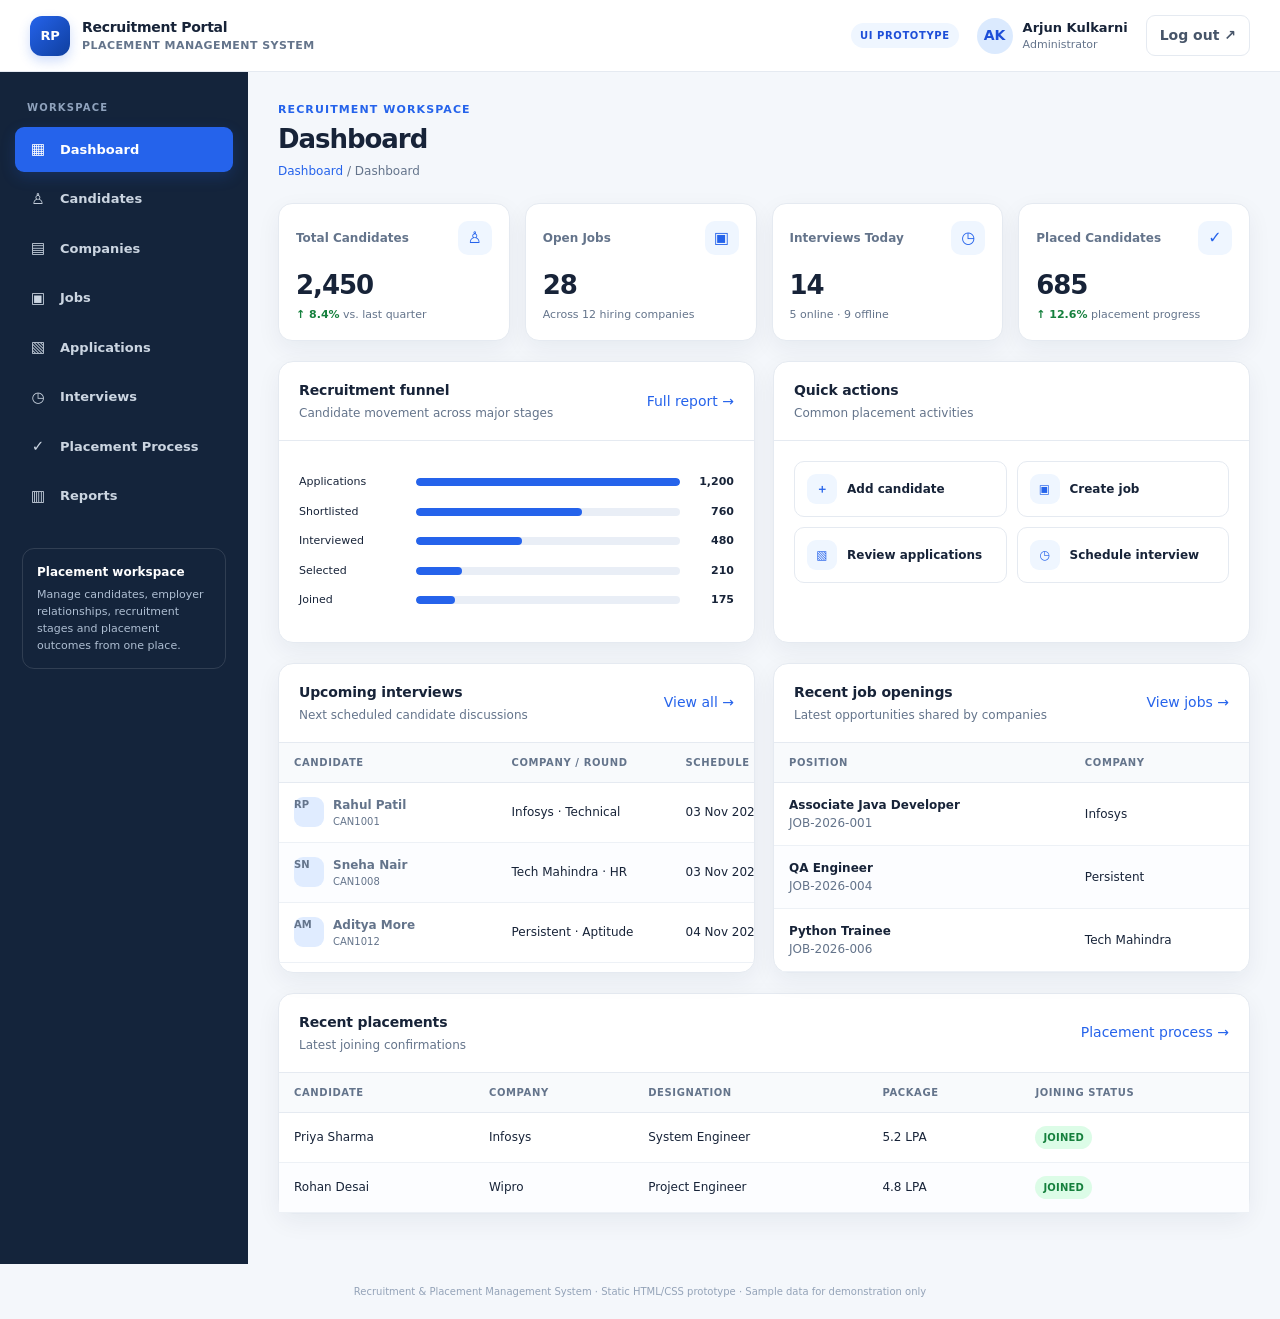
<file: kiran academy java project/recruitment-placement-ui/dashboard.html>
<!DOCTYPE html>
<html lang="en">
<head>
    <meta charset="UTF-8">
    <meta name="viewport" content="width=device-width, initial-scale=1.0">
    <title>Dashboard | Recruitment & Placement Management System</title>
    <link rel="stylesheet" href="css/style.css">
</head>

<body>
    <div class="app-shell">

        <!-- Header -->
        <header class="topbar">
            <a class="brand" href="dashboard.html">
                <span class="brand-mark">RP</span>
                <span>
                    Recruitment Portal
                    <small>Placement Management System</small>
                </span>
            </a>

            <div class="top-actions">
                <span class="prototype-label">UI Prototype</span>

                <div class="top-user">
                    <span class="avatar">AK</span>
                    <span class="user-meta">
                        <strong>Arjun Kulkarni</strong>
                        <span>Administrator</span>
                    </span>
                </div>

                <a class="logout" href="login.html">Log out ↗</a>
            </div>
        </header>

        <div class="layout">

            <!-- Sidebar -->
            <aside class="sidebar">
                <div class="side-label">Workspace</div>

                <nav class="nav-list">
                    <a class="nav-link active" href="dashboard.html">
                        <span class="nav-icon">▦</span>Dashboard
                    </a>

                    <a class="nav-link" href="candidates.html">
                        <span class="nav-icon">♙</span>Candidates
                    </a>

                    <a class="nav-link" href="companies.html">
                        <span class="nav-icon">▤</span>Companies
                    </a>

                    <a class="nav-link" href="jobs.html">
                        <span class="nav-icon">▣</span>Jobs
                    </a>

                    <a class="nav-link" href="applications.html">
                        <span class="nav-icon">▧</span>Applications
                    </a>

                    <a class="nav-link" href="interviews.html">
                        <span class="nav-icon">◷</span>Interviews
                    </a>

                    <a class="nav-link" href="placement-process.html">
                        <span class="nav-icon">✓</span>Placement Process
                    </a>

                    <a class="nav-link" href="reports.html">
                        <span class="nav-icon">▥</span>Reports
                    </a>
                </nav>

                <div class="side-note">
                    <strong>Placement workspace</strong>
                    Manage candidates, employer relationships, recruitment stages and placement outcomes from one place.
                </div>
            </aside>

            <!-- Main Content -->
            <main class="main">

                <!-- Page Heading -->
                <div class="page-head">
                    <div>
                        <div class="eyebrow">Recruitment workspace</div>
                        <h1>Dashboard</h1>

                        <div class="breadcrumb">
                            <a href="dashboard.html">Dashboard</a> / Dashboard
                        </div>
                    </div>

                    <div class="head-actions"></div>
                </div>

                <!-- Statistics Cards -->
                <div class="stats">

                    <div class="stat-card">
                        <div class="stat-top">
                            Total Candidates
                            <span class="stat-icon">♙</span>
                        </div>

                        <div class="stat-value">2,450</div>

                        <div class="stat-foot">
                            <span class="positive">↑ 8.4%</span>
                            vs. last quarter
                        </div>
                    </div>

                    <div class="stat-card">
                        <div class="stat-top">
                            Open Jobs
                            <span class="stat-icon">▣</span>
                        </div>

                        <div class="stat-value">28</div>

                        <div class="stat-foot">
                            Across 12 hiring companies
                        </div>
                    </div>

                    <div class="stat-card">
                        <div class="stat-top">
                            Interviews Today
                            <span class="stat-icon">◷</span>
                        </div>

                        <div class="stat-value">14</div>

                        <div class="stat-foot">
                            5 online · 9 offline
                        </div>
                    </div>

                    <div class="stat-card">
                        <div class="stat-top">
                            Placed Candidates
                            <span class="stat-icon">✓</span>
                        </div>

                        <div class="stat-value">685</div>

                        <div class="stat-foot">
                            <span class="positive">↑ 12.6%</span>
                            placement progress
                        </div>
                    </div>

                </div>

                <!-- Recruitment Funnel and Quick Actions -->
                <div class="grid-2">

                    <section class="panel">
                        <div class="panel-head">
                            <div>
                                <h2>Recruitment funnel</h2>
                                <p>Candidate movement across major stages</p>
                            </div>

                            <a href="reports.html">Full report →</a>
                        </div>

                        <div class="panel-body">

                            <div class="funnel-row">
                                <span>Applications</span>
                                <div class="progress">
                                    <span style="width:100%"></span>
                                </div>
                                <strong>1,200</strong>
                            </div>

                            <div class="funnel-row">
                                <span>Shortlisted</span>
                                <div class="progress">
                                    <span style="width:63%"></span>
                                </div>
                                <strong>760</strong>
                            </div>

                            <div class="funnel-row">
                                <span>Interviewed</span>
                                <div class="progress">
                                    <span style="width:40%"></span>
                                </div>
                                <strong>480</strong>
                            </div>

                            <div class="funnel-row">
                                <span>Selected</span>
                                <div class="progress">
                                    <span style="width:17.5%"></span>
                                </div>
                                <strong>210</strong>
                            </div>

                            <div class="funnel-row">
                                <span>Joined</span>
                                <div class="progress">
                                    <span style="width:14.6%"></span>
                                </div>
                                <strong>175</strong>
                            </div>

                        </div>
                    </section>

                    <section class="panel">
                        <div class="panel-head">
                            <div>
                                <h2>Quick actions</h2>
                                <p>Common placement activities</p>
                            </div>
                        </div>

                        <div class="panel-body">
                            <div class="quick-actions">

                                <a class="quick-action" href="candidate-form.html">
                                    <i>＋</i>Add candidate
                                </a>

                                <a class="quick-action" href="job-form.html">
                                    <i>▣</i>Create job
                                </a>

                                <a class="quick-action" href="applications.html">
                                    <i>▧</i>Review applications
                                </a>

                                <a class="quick-action" href="interviews.html">
                                    <i>◷</i>Schedule interview
                                </a>

                            </div>
                        </div>
                    </section>

                </div>

                <!-- Upcoming Interviews and Recent Jobs -->
                <div class="grid-2">

                    <section class="panel">
                        <div class="panel-head">
                            <div>
                                <h2>Upcoming interviews</h2>
                                <p>Next scheduled candidate discussions</p>
                            </div>

                            <a href="interviews.html">View all →</a>
                        </div>

                        <div class="table-wrap">
                            <table>
                                <thead>
                                    <tr>
                                        <th>Candidate</th>
                                        <th>Company / Round</th>
                                        <th>Schedule</th>
                                        <th>Status</th>
                                    </tr>
                                </thead>

                                <tbody>
                                    <tr>
                                        <td>
                                            <div class="person">
                                                <span class="mini-avatar">RP</span>

                                                <span>
                                                    <strong>Rahul Patil</strong>
                                                    <span>CAN1001</span>
                                                </span>
                                            </div>
                                        </td>

                                        <td>Infosys · Technical</td>
                                        <td>03 Nov 2026, 11:30 AM</td>

                                        <td>
                                            <span class="status scheduled">SCHEDULED</span>
                                        </td>
                                    </tr>

                                    <tr>
                                        <td>
                                            <div class="person">
                                                <span class="mini-avatar">SN</span>

                                                <span>
                                                    <strong> Sneha Nair</strong>
                                                    <span>CAN1008</span>
                                                </span>
                                            </div>
                                        </td>

                                        <td>Tech Mahindra · HR</td>
                                        <td>03 Nov 2026, 02:00 PM</td>

                                        <td>
                                            <span class="status scheduled">SCHEDULED</span>
                                        </td>
                                    </tr>

                                    <tr>
                                        <td>
                                            <div class="person">
                                                <span class="mini-avatar">AM</span>

                                                <span>
                                                    <strong>Aditya More</strong>
                                                    <span>CAN1012</span>
                                                </span>
                                            </div>
                                        </td>

                                        <td>Persistent · Aptitude</td>
                                        <td>04 Nov 2026, 10:00 AM</td>

                                        <td>
                                            <span class="status pending">PENDING</span>
                                        </td>
                                    </tr>
                                </tbody>
                            </table>
                        </div>
                    </section>

                    <section class="panel">
                        <div class="panel-head">
                            <div>
                                <h2>Recent job openings</h2>
                                <p>Latest opportunities shared by companies</p>
                            </div>

                            <a href="jobs.html">View jobs →</a>
                        </div>

                        <div class="table-wrap">
                            <table>
                                <thead>
                                    <tr>
                                        <th>Position</th>
                                        <th>Company</th>
                                        <th>Openings</th>
                                        <th>Status</th>
                                    </tr>
                                </thead>

                                <tbody>
                                    <tr>
                                        <td>
                                            <strong>Associate Java Developer</strong>
                                            <div class="muted">JOB-2026-001</div>
                                        </td>

                                        <td>Infosys</td>
                                        <td>15</td>

                                        <td>
                                            <span class="status open">OPEN</span>
                                        </td>
                                    </tr>

                                    <tr>
                                        <td>
                                            <strong>QA Engineer</strong>
                                            <div class="muted">JOB-2026-004</div>
                                        </td>

                                        <td>Persistent</td>
                                        <td>8</td>

                                        <td>
                                            <span class="status open">OPEN</span>
                                        </td>
                                    </tr>

                                    <tr>
                                        <td>
                                            <strong>Python Trainee</strong>
                                            <div class="muted">JOB-2026-006</div>
                                        </td>

                                        <td>Tech Mahindra</td>
                                        <td>10</td>

                                        <td>
                                            <span class="status open">OPEN</span>
                                        </td>
                                    </tr>
                                </tbody>
                            </table>
                        </div>
                    </section>

                </div>

                <!-- Recent Placements -->
                <section class="panel">

                    <div class="panel-head">
                        <div>
                            <h2>Recent placements</h2>
                            <p>Latest joining confirmations</p>
                        </div>

                        <a href="placement-process.html">
                            Placement process →
                        </a>
                    </div>

                    <div class="table-wrap">
                        <table>
                            <thead>
                                <tr>
                                    <th>Candidate</th>
                                    <th>Company</th>
                                    <th>Designation</th>
                                    <th>Package</th>
                                    <th>Joining status</th>
                                </tr>
                            </thead>

                            <tbody>
                                <tr>
                                    <td>Priya Sharma</td>
                                    <td>Infosys</td>
                                    <td>System Engineer</td>
                                    <td>5.2 LPA</td>
                                    <td>
                                        <span class="status joined">JOINED</span>
                                    </td>
                                </tr>

                                <tr>
                                    <td>Rohan Desai</td>
                                    <td>Wipro</td>
                                    <td>Project Engineer</td>
                                    <td>4.8 LPA</td>
                                    <td>
                                        <span class="status joined">JOINED</span>
                                    </td>
                                </tr>
                            </tbody>
                        </table>
                    </div>

                </section>

            </main>
        </div>

        <!-- Footer -->
        <footer class="footer">
            Recruitment & Placement Management System · Static HTML/CSS prototype · Sample data for demonstration only
        </footer>

    </div>
</body>
</html>
</file>
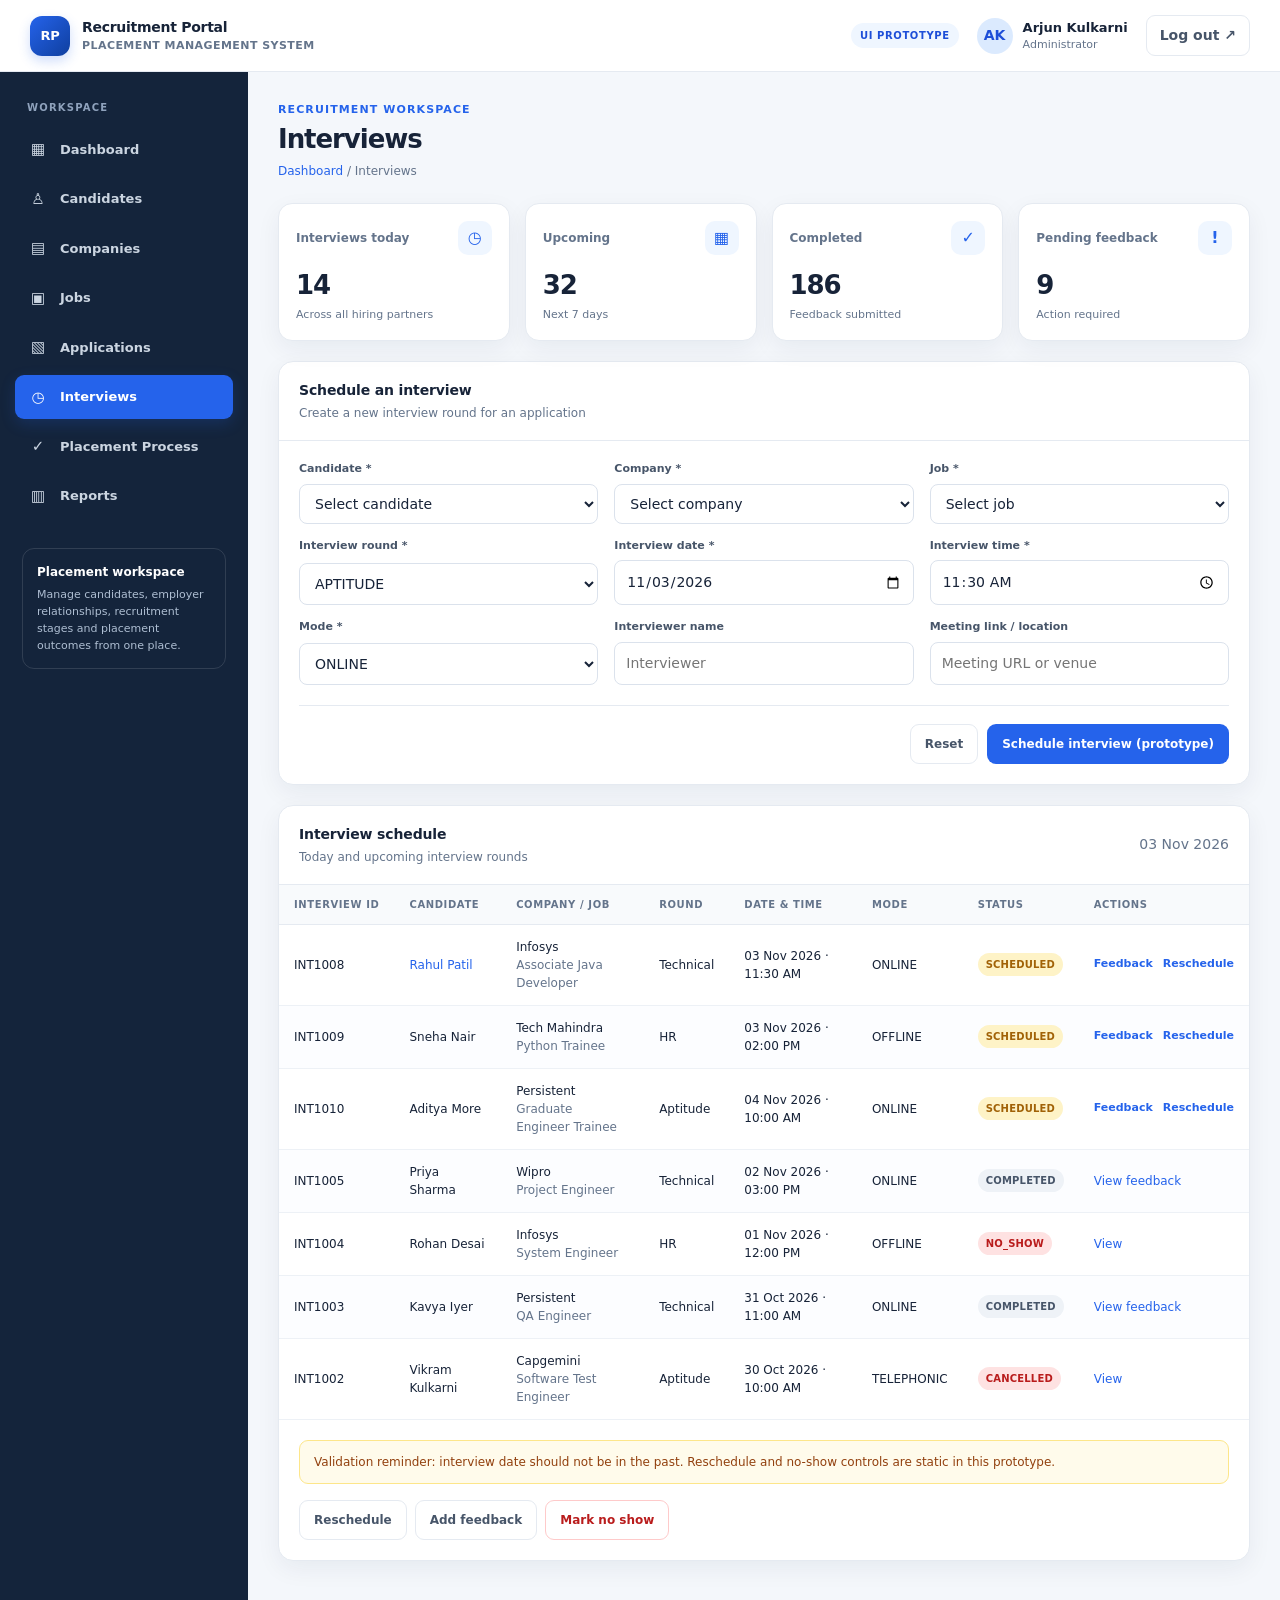
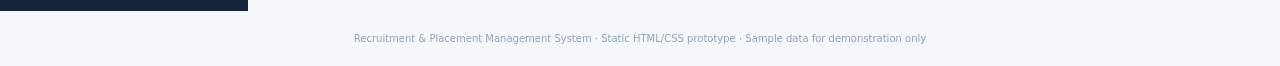
<file: kiran academy java project/recruitment-placement-ui/interviews.html>
<!DOCTYPE html>
<html lang="en">
<head>
    <meta charset="UTF-8">
    <meta name="viewport" content="width=device-width, initial-scale=1.0">
    <title>Interviews | Recruitment & Placement Management System</title>
    <link rel="stylesheet" href="css/style.css">
</head>

<body>
    <div class="app-shell">

        <!-- Header -->
        <header class="topbar">
            <a class="brand" href="dashboard.html">
                <span class="brand-mark">RP</span>
                <span>
                    Recruitment Portal
                    <small>Placement Management System</small>
                </span>
            </a>

            <div class="top-actions">
                <span class="prototype-label">UI Prototype</span>

                <div class="top-user">
                    <span class="avatar">AK</span>
                    <span class="user-meta">
                        <strong>Arjun Kulkarni</strong>
                        <span>Administrator</span>
                    </span>
                </div>

                <a class="logout" href="login.html">Log out ↗</a>
            </div>
        </header>

        <div class="layout">

            <!-- Sidebar -->
            <aside class="sidebar">
                <div class="side-label">Workspace</div>

                <nav class="nav-list">
                    <a class="nav-link" href="dashboard.html">
                        <span class="nav-icon">▦</span>Dashboard
                    </a>

                    <a class="nav-link" href="candidates.html">
                        <span class="nav-icon">♙</span>Candidates
                    </a>

                    <a class="nav-link" href="companies.html">
                        <span class="nav-icon">▤</span>Companies
                    </a>

                    <a class="nav-link" href="jobs.html">
                        <span class="nav-icon">▣</span>Jobs
                    </a>

                    <a class="nav-link" href="applications.html">
                        <span class="nav-icon">▧</span>Applications
                    </a>

                    <a class="nav-link active" href="interviews.html">
                        <span class="nav-icon">◷</span>Interviews
                    </a>

                    <a class="nav-link" href="placement-process.html">
                        <span class="nav-icon">✓</span>Placement Process
                    </a>

                    <a class="nav-link" href="reports.html">
                        <span class="nav-icon">▥</span>Reports
                    </a>
                </nav>

                <div class="side-note">
                    <strong>Placement workspace</strong>
                    Manage candidates, employer relationships, recruitment stages and placement outcomes from one place.
                </div>
            </aside>

            <!-- Main Content -->
            <main class="main">

                <!-- Page Heading -->
                <div class="page-head">
                    <div>
                        <div class="eyebrow">Recruitment workspace</div>
                        <h1>Interviews</h1>

                        <div class="breadcrumb">
                            <a href="dashboard.html">Dashboard</a> / Interviews
                        </div>
                    </div>

                    <div class="head-actions"></div>
                </div>

                <!-- Interview Statistics -->
                <div class="stats">

                    <div class="stat-card">
                        <div class="stat-top">
                            Interviews today
                            <span class="stat-icon">◷</span>
                        </div>

                        <div class="stat-value">14</div>

                        <div class="stat-foot">
                            Across all hiring partners
                        </div>
                    </div>

                    <div class="stat-card">
                        <div class="stat-top">
                            Upcoming
                            <span class="stat-icon">▦</span>
                        </div>

                        <div class="stat-value">32</div>

                        <div class="stat-foot">
                            Next 7 days
                        </div>
                    </div>

                    <div class="stat-card">
                        <div class="stat-top">
                            Completed
                            <span class="stat-icon">✓</span>
                        </div>

                        <div class="stat-value">186</div>

                        <div class="stat-foot">
                            Feedback submitted
                        </div>
                    </div>

                    <div class="stat-card">
                        <div class="stat-top">
                            Pending feedback
                            <span class="stat-icon">!</span>
                        </div>

                        <div class="stat-value">9</div>

                        <div class="stat-foot">
                            Action required
                        </div>
                    </div>

                </div>

                <!-- Schedule Interview Form -->
                <section class="panel" id="schedule-form">

                    <div class="panel-head">
                        <div>
                            <h2>Schedule an interview</h2>
                            <p>Create a new interview round for an application</p>
                        </div>
                    </div>

                    <div class="panel-body">
                        <form>

                            <div class="form-grid">

                                <div class="field">
                                    <label>Candidate *</label>
                                    <select>
                                        <option>Select candidate</option>
                                        <option>Rahul Patil – CAN1001</option>
                                        <option>Sneha Nair – CAN1002</option>
                                        <option>Aditya More – CAN1003</option>
                                    </select>
                                </div>

                                <div class="field">
                                    <label>Company *</label>
                                    <select>
                                        <option>Select company</option>
                                        <option>Infosys</option>
                                        <option>Persistent Systems</option>
                                        <option>Tech Mahindra</option>
                                    </select>
                                </div>

                                <div class="field">
                                    <label>Job *</label>
                                    <select>
                                        <option>Select job</option>
                                        <option>Associate Java Developer</option>
                                        <option>Graduate Engineer Trainee</option>
                                    </select>
                                </div>

                                <div class="field">
                                    <label>Interview round *</label>
                                    <select>
                                        <option>APTITUDE</option>
                                        <option>TECHNICAL</option>
                                        <option>MANAGERIAL</option>
                                        <option>HR</option>
                                    </select>
                                </div>

                                <div class="field">
                                    <label>Interview date *</label>
                                    <input type="date" value="2026-11-03">
                                </div>

                                <div class="field">
                                    <label>Interview time *</label>
                                    <input type="time" value="11:30">
                                </div>

                                <div class="field">
                                    <label>Mode *</label>
                                    <select>
                                        <option>ONLINE</option>
                                        <option>OFFLINE</option>
                                        <option>TELEPHONIC</option>
                                    </select>
                                </div>

                                <div class="field">
                                    <label>Interviewer name</label>
                                    <input placeholder="Interviewer">
                                </div>

                                <div class="field">
                                    <label>Meeting link / location</label>
                                    <input placeholder="Meeting URL or venue">
                                </div>

                            </div>

                            <div class="form-footer">
                                <button type="reset" class="btn btn-secondary">
                                    Reset
                                </button>

                                <button type="button" class="btn btn-primary">
                                    Schedule interview (prototype)
                                </button>
                            </div>

                        </form>
                    </div>

                </section>

                <!-- Interview Schedule Table -->
                <section class="panel">

                    <div class="panel-head">
                        <div>
                            <h2>Interview schedule</h2>
                            <p>Today and upcoming interview rounds</p>
                        </div>

                        <span class="muted">03 Nov 2026</span>
                    </div>

                    <div class="table-wrap">
                        <table>

                            <thead>
                                <tr>
                                    <th>Interview ID</th>
                                    <th>Candidate</th>
                                    <th>Company / Job</th>
                                    <th>Round</th>
                                    <th>Date & time</th>
                                    <th>Mode</th>
                                    <th>Status</th>
                                    <th>Actions</th>
                                </tr>
                            </thead>

                            <tbody>

                                <tr>
                                    <td>INT1008</td>

                                    <td>
                                        <a href="candidate-details.html">
                                            Rahul Patil
                                        </a>
                                    </td>

                                    <td>
                                        Infosys
                                        <div class="muted">Associate Java Developer</div>
                                    </td>

                                    <td>Technical</td>
                                    <td>03 Nov 2026 · 11:30 AM</td>
                                    <td>ONLINE</td>

                                    <td>
                                        <span class="status scheduled">SCHEDULED</span>
                                    </td>

                                    <td>
                                        <div class="action-links">
                                            <a href="placement-process.html">Feedback</a>
                                            <a href="#schedule-form">Reschedule</a>
                                        </div>
                                    </td>
                                </tr>

                                <tr>
                                    <td>INT1009</td>
                                    <td>Sneha Nair</td>

                                    <td>
                                        Tech Mahindra
                                        <div class="muted">Python Trainee</div>
                                    </td>

                                    <td>HR</td>
                                    <td>03 Nov 2026 · 02:00 PM</td>
                                    <td>OFFLINE</td>

                                    <td>
                                        <span class="status scheduled">SCHEDULED</span>
                                    </td>

                                    <td>
                                        <div class="action-links">
                                            <a href="placement-process.html">Feedback</a>
                                            <a href="#schedule-form">Reschedule</a>
                                        </div>
                                    </td>
                                </tr>

                                <tr>
                                    <td>INT1010</td>
                                    <td>Aditya More</td>

                                    <td>
                                        Persistent
                                        <div class="muted">Graduate Engineer Trainee</div>
                                    </td>

                                    <td>Aptitude</td>
                                    <td>04 Nov 2026 · 10:00 AM</td>
                                    <td>ONLINE</td>

                                    <td>
                                        <span class="status scheduled">SCHEDULED</span>
                                    </td>

                                    <td>
                                        <div class="action-links">
                                            <a href="placement-process.html">Feedback</a>
                                            <a href="#schedule-form">Reschedule</a>
                                        </div>
                                    </td>
                                </tr>

                                <tr>
                                    <td>INT1005</td>
                                    <td>Priya Sharma</td>

                                    <td>
                                        Wipro
                                        <div class="muted">Project Engineer</div>
                                    </td>

                                    <td>Technical</td>
                                    <td>02 Nov 2026 · 03:00 PM</td>
                                    <td>ONLINE</td>

                                    <td>
                                        <span class="status neutral">COMPLETED</span>
                                    </td>

                                    <td>
                                        <a href="placement-process.html">
                                            View feedback
                                        </a>
                                    </td>
                                </tr>

                                <tr>
                                    <td>INT1004</td>
                                    <td>Rohan Desai</td>

                                    <td>
                                        Infosys
                                        <div class="muted">System Engineer</div>
                                    </td>

                                    <td>HR</td>
                                    <td>01 Nov 2026 · 12:00 PM</td>
                                    <td>OFFLINE</td>

                                    <td>
                                        <span class="status cancelled">NO_SHOW</span>
                                    </td>

                                    <td>
                                        <a href="placement-process.html">View</a>
                                    </td>
                                </tr>

                                <tr>
                                    <td>INT1003</td>
                                    <td>Kavya Iyer</td>

                                    <td>
                                        Persistent
                                        <div class="muted">QA Engineer</div>
                                    </td>

                                    <td>Technical</td>
                                    <td>31 Oct 2026 · 11:00 AM</td>
                                    <td>ONLINE</td>

                                    <td>
                                        <span class="status neutral">COMPLETED</span>
                                    </td>

                                    <td>
                                        <a href="placement-process.html">
                                            View feedback
                                        </a>
                                    </td>
                                </tr>

                                <tr>
                                    <td>INT1002</td>
                                    <td>Vikram Kulkarni</td>

                                    <td>
                                        Capgemini
                                        <div class="muted">Software Test Engineer</div>
                                    </td>

                                    <td>Aptitude</td>
                                    <td>30 Oct 2026 · 10:00 AM</td>
                                    <td>TELEPHONIC</td>

                                    <td>
                                        <span class="status cancelled">CANCELLED</span>
                                    </td>

                                    <td>
                                        <a href="placement-process.html">View</a>
                                    </td>
                                </tr>

                            </tbody>
                        </table>
                    </div>

                    <!-- Validation Reminder and Actions -->
                    <div class="panel-body">

                        <div class="notice notice-warning">
                            Validation reminder: interview date should not be in the past. Reschedule and no-show controls are static in this prototype.
                        </div>

                        <div class="filter-actions">
                            <button class="btn btn-secondary" type="button">
                                Reschedule
                            </button>

                            <button class="btn btn-secondary" type="button">
                                Add feedback
                            </button>

                            <button class="btn btn-danger" type="button">
                                Mark no show
                            </button>
                        </div>

                    </div>

                </section>

            </main>
        </div>

        <!-- Footer -->
        <footer class="footer">
            Recruitment & Placement Management System · Static HTML/CSS prototype · Sample data for demonstration only
        </footer>

    </div>
</body>
</html>
</file>
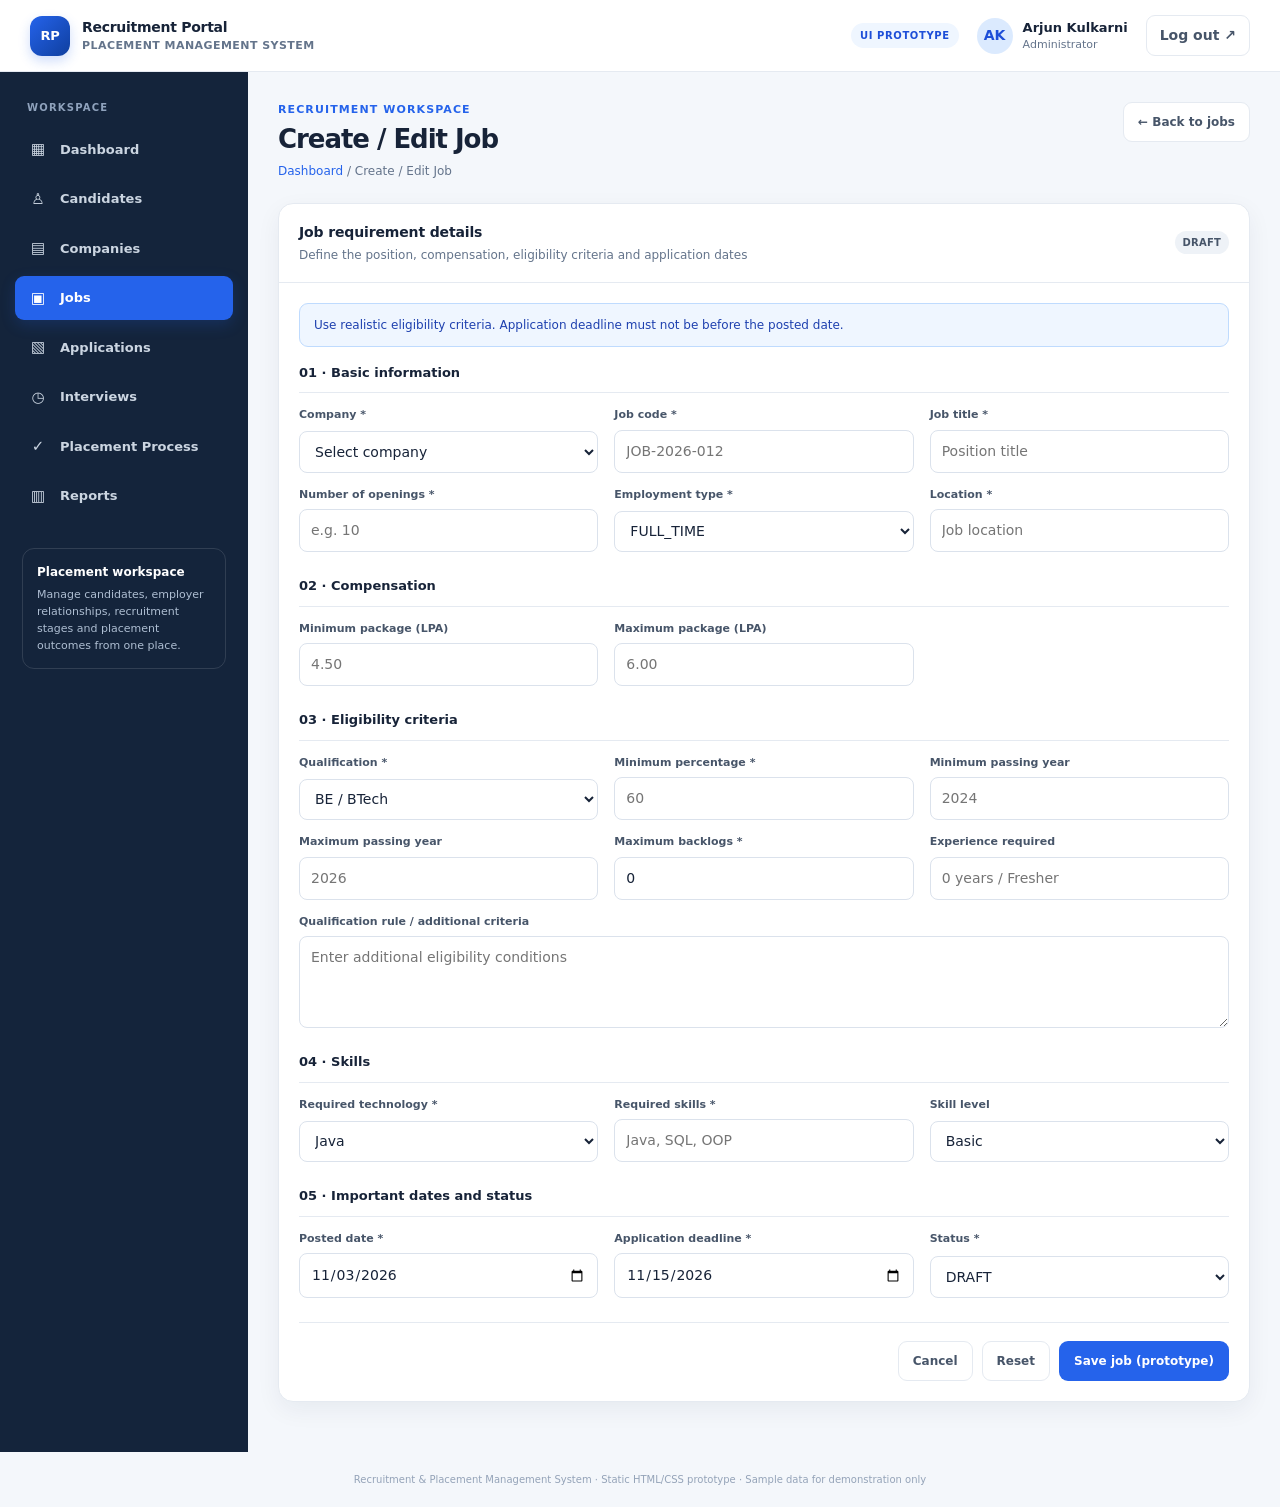
<file: kiran academy java project/recruitment-placement-ui/job-form.html>
<!DOCTYPE html>
<html lang="en">
<head>
    <meta charset="UTF-8">
    <meta name="viewport" content="width=device-width, initial-scale=1.0">
    <title>Create / Edit Job | Recruitment & Placement Management System</title>
    <link rel="stylesheet" href="css/style.css">
</head>

<body>
    <div class="app-shell">

        <!-- Header -->
        <header class="topbar">
            <a class="brand" href="dashboard.html">
                <span class="brand-mark">RP</span>
                <span>
                    Recruitment Portal
                    <small>Placement Management System</small>
                </span>
            </a>

            <div class="top-actions">
                <span class="prototype-label">UI Prototype</span>

                <div class="top-user">
                    <span class="avatar">AK</span>
                    <span class="user-meta">
                        <strong>Arjun Kulkarni</strong>
                        <span>Administrator</span>
                    </span>
                </div>

                <a class="logout" href="login.html">Log out ↗</a>
            </div>
        </header>

        <div class="layout">

            <!-- Sidebar -->
            <aside class="sidebar">
                <div class="side-label">Workspace</div>

                <nav class="nav-list">
                    <a class="nav-link" href="dashboard.html">
                        <span class="nav-icon">▦</span>Dashboard
                    </a>

                    <a class="nav-link" href="candidates.html">
                        <span class="nav-icon">♙</span>Candidates
                    </a>

                    <a class="nav-link" href="companies.html">
                        <span class="nav-icon">▤</span>Companies
                    </a>

                    <a class="nav-link active" href="jobs.html">
                        <span class="nav-icon">▣</span>Jobs
                    </a>

                    <a class="nav-link" href="applications.html">
                        <span class="nav-icon">▧</span>Applications
                    </a>

                    <a class="nav-link" href="interviews.html">
                        <span class="nav-icon">◷</span>Interviews
                    </a>

                    <a class="nav-link" href="placement-process.html">
                        <span class="nav-icon">✓</span>Placement Process
                    </a>

                    <a class="nav-link" href="reports.html">
                        <span class="nav-icon">▥</span>Reports
                    </a>
                </nav>

                <div class="side-note">
                    <strong>Placement workspace</strong>
                    Manage candidates, employer relationships, recruitment stages and placement outcomes from one place.
                </div>
            </aside>

            <!-- Main Content -->
            <main class="main">

                <!-- Page Heading -->
                <div class="page-head">
                    <div>
                        <div class="eyebrow">Recruitment workspace</div>
                        <h1>Create / Edit Job</h1>

                        <div class="breadcrumb">
                            <a href="dashboard.html">Dashboard</a> / Create / Edit Job
                        </div>
                    </div>

                    <div class="head-actions">
                        <a class="btn btn-secondary" href="jobs.html">
                            ← Back to jobs
                        </a>
                    </div>
                </div>

                <!-- Job Requirement Form -->
                <section class="panel">

                    <div class="panel-head">
                        <div>
                            <h2>Job requirement details</h2>
                            <p>Define the position, compensation, eligibility criteria and application dates</p>
                        </div>

                        <span class="status draft">DRAFT</span>
                    </div>

                    <div class="panel-body">

                        <div class="notice notice-info">
                            Use realistic eligibility criteria. Application deadline must not be before the posted date.
                        </div>

                        <form>

                            <!-- Section 01: Basic Information -->
                            <div class="form-section">
                                <h3>01 · Basic information</h3>

                                <div class="form-grid">

                                    <div class="field">
                                        <label>Company *</label>
                                        <select required>
                                            <option>Select company</option>
                                            <option>Infosys</option>
                                            <option>Persistent Systems</option>
                                            <option>Tech Mahindra</option>
                                            <option>Wipro</option>
                                        </select>
                                    </div>

                                    <div class="field">
                                        <label>Job code *</label>
                                        <input required placeholder="JOB-2026-012">
                                    </div>

                                    <div class="field">
                                        <label>Job title *</label>
                                        <input required placeholder="Position title">
                                    </div>

                                    <div class="field">
                                        <label>Number of openings *</label>
                                        <input
                                            type="number"
                                            min="1"
                                            required
                                            placeholder="e.g. 10"
                                        >
                                    </div>

                                    <div class="field">
                                        <label>Employment type *</label>
                                        <select>
                                            <option>FULL_TIME</option>
                                            <option>INTERNSHIP</option>
                                            <option>CONTRACT</option>
                                        </select>
                                    </div>

                                    <div class="field">
                                        <label>Location *</label>
                                        <input required placeholder="Job location">
                                    </div>

                                </div>
                            </div>

                            <!-- Section 02: Compensation -->
                            <div class="form-section">
                                <h3>02 · Compensation</h3>

                                <div class="form-grid">

                                    <div class="field">
                                        <label>Minimum package (LPA)</label>
                                        <input
                                            type="number"
                                            step="0.01"
                                            placeholder="4.50"
                                        >
                                    </div>

                                    <div class="field">
                                        <label>Maximum package (LPA)</label>
                                        <input
                                            type="number"
                                            step="0.01"
                                            placeholder="6.00"
                                        >
                                    </div>

                                </div>
                            </div>

                            <!-- Section 03: Eligibility Criteria -->
                            <div class="form-section">
                                <h3>03 · Eligibility criteria</h3>

                                <div class="form-grid">

                                    <div class="field">
                                        <label>Qualification *</label>
                                        <select>
                                            <option>BE / BTech</option>
                                            <option>MCA</option>
                                            <option>BSc / BCA</option>
                                            <option>Any graduate</option>
                                        </select>
                                    </div>

                                    <div class="field">
                                        <label>Minimum percentage *</label>
                                        <input
                                            type="number"
                                            min="0"
                                            max="100"
                                            step="0.01"
                                            placeholder="60"
                                        >
                                    </div>

                                    <div class="field">
                                        <label>Minimum passing year</label>
                                        <input type="number" placeholder="2024">
                                    </div>

                                    <div class="field">
                                        <label>Maximum passing year</label>
                                        <input type="number" placeholder="2026">
                                    </div>

                                    <div class="field">
                                        <label>Maximum backlogs *</label>
                                        <input type="number" min="0" value="0">
                                    </div>

                                    <div class="field">
                                        <label>Experience required</label>
                                        <input placeholder="0 years / Fresher">
                                    </div>

                                    <div class="field span-3">
                                        <label>Qualification rule / additional criteria</label>
                                        <textarea placeholder="Enter additional eligibility conditions"></textarea>
                                    </div>

                                </div>
                            </div>

                            <!-- Section 04: Skills -->
                            <div class="form-section">
                                <h3>04 · Skills</h3>

                                <div class="form-grid">

                                    <div class="field">
                                        <label>Required technology *</label>
                                        <select>
                                            <option>Java</option>
                                            <option>Python</option>
                                            <option>Testing</option>
                                            <option>Data Analytics</option>
                                        </select>
                                    </div>

                                    <div class="field">
                                        <label>Required skills *</label>
                                        <input placeholder="Java, SQL, OOP">
                                    </div>

                                    <div class="field">
                                        <label>Skill level</label>
                                        <select>
                                            <option>Basic</option>
                                            <option>Intermediate</option>
                                            <option>Advanced</option>
                                        </select>
                                    </div>

                                </div>
                            </div>

                            <!-- Section 05: Important Dates and Status -->
                            <div class="form-section">
                                <h3>05 · Important dates and status</h3>

                                <div class="form-grid">

                                    <div class="field">
                                        <label>Posted date *</label>
                                        <input
                                            type="date"
                                            required
                                            value="2026-11-03"
                                        >
                                    </div>

                                    <div class="field">
                                        <label>Application deadline *</label>
                                        <input
                                            type="date"
                                            required
                                            value="2026-11-15"
                                        >
                                    </div>

                                    <div class="field">
                                        <label>Status *</label>
                                        <select>
                                            <option>DRAFT</option>
                                            <option>OPEN</option>
                                            <option>CLOSED</option>
                                        </select>
                                    </div>

                                </div>
                            </div>

                            <!-- Form Buttons -->
                            <div class="form-footer">

                                <a class="btn btn-secondary" href="jobs.html">
                                    Cancel
                                </a>

                                <button type="reset" class="btn btn-secondary">
                                    Reset
                                </button>

                                <button type="button" class="btn btn-primary">
                                    Save job (prototype)
                                </button>

                            </div>

                        </form>
                    </div>

                </section>

            </main>
        </div>

        <!-- Footer -->
        <footer class="footer">
            Recruitment & Placement Management System · Static HTML/CSS prototype · Sample data for demonstration only
        </footer>

    </div>
</body>
</html>
</file>
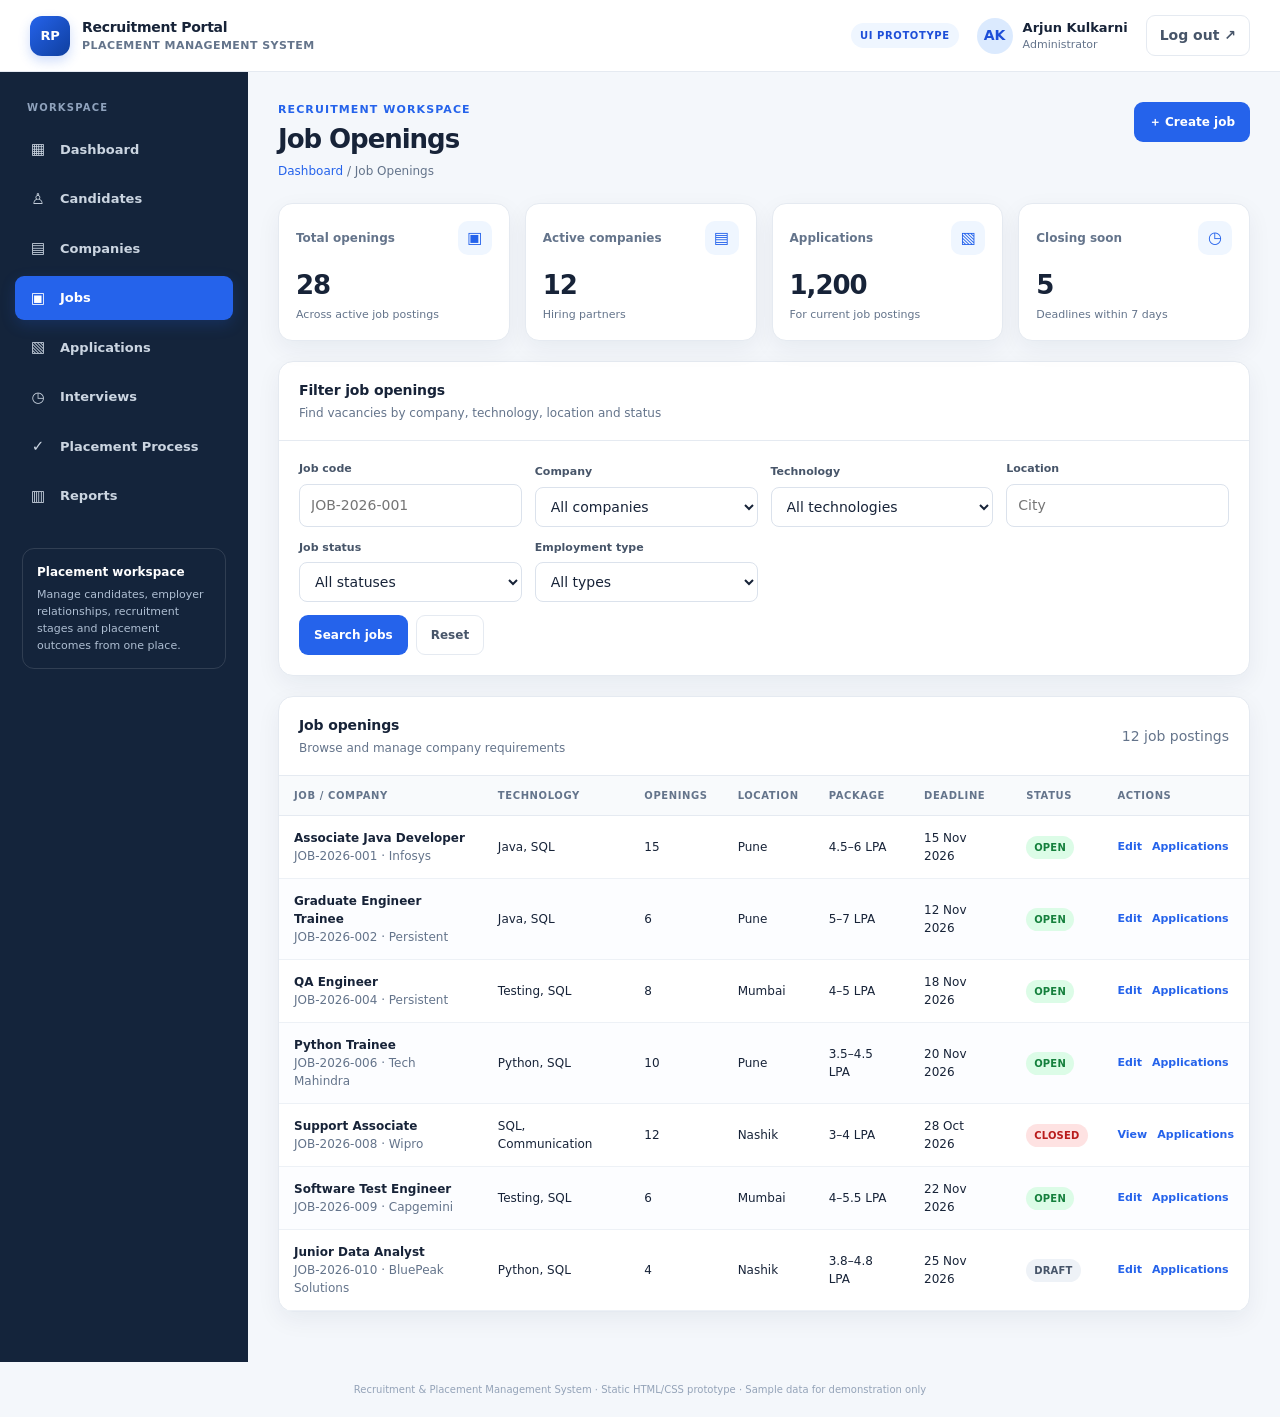
<file: kiran academy java project/recruitment-placement-ui/jobs.html>
<!DOCTYPE html>
<html lang="en">
<head>
    <meta charset="UTF-8">
    <meta name="viewport" content="width=device-width, initial-scale=1.0">
    <title>Job Openings | Recruitment & Placement Management System</title>
    <link rel="stylesheet" href="css/style.css">
</head>

<body>
    <div class="app-shell">

        <!-- Header -->
        <header class="topbar">
            <a class="brand" href="dashboard.html">
                <span class="brand-mark">RP</span>
                <span>
                    Recruitment Portal
                    <small>Placement Management System</small>
                </span>
            </a>

            <div class="top-actions">
                <span class="prototype-label">UI Prototype</span>

                <div class="top-user">
                    <span class="avatar">AK</span>
                    <span class="user-meta">
                        <strong>Arjun Kulkarni</strong>
                        <span>Administrator</span>
                    </span>
                </div>

                <a class="logout" href="login.html">Log out ↗</a>
            </div>
        </header>

        <div class="layout">

            <!-- Sidebar -->
            <aside class="sidebar">
                <div class="side-label">Workspace</div>

                <nav class="nav-list">
                    <a class="nav-link" href="dashboard.html">
                        <span class="nav-icon">▦</span>Dashboard
                    </a>

                    <a class="nav-link" href="candidates.html">
                        <span class="nav-icon">♙</span>Candidates
                    </a>

                    <a class="nav-link" href="companies.html">
                        <span class="nav-icon">▤</span>Companies
                    </a>

                    <a class="nav-link active" href="jobs.html">
                        <span class="nav-icon">▣</span>Jobs
                    </a>

                    <a class="nav-link" href="applications.html">
                        <span class="nav-icon">▧</span>Applications
                    </a>

                    <a class="nav-link" href="interviews.html">
                        <span class="nav-icon">◷</span>Interviews
                    </a>

                    <a class="nav-link" href="placement-process.html">
                        <span class="nav-icon">✓</span>Placement Process
                    </a>

                    <a class="nav-link" href="reports.html">
                        <span class="nav-icon">▥</span>Reports
                    </a>
                </nav>

                <div class="side-note">
                    <strong>Placement workspace</strong>
                    Manage candidates, employer relationships, recruitment stages and placement outcomes from one place.
                </div>
            </aside>

            <!-- Main Content -->
            <main class="main">

                <!-- Page Heading -->
                <div class="page-head">
                    <div>
                        <div class="eyebrow">Recruitment workspace</div>
                        <h1>Job Openings</h1>

                        <div class="breadcrumb">
                            <a href="dashboard.html">Dashboard</a> / Job Openings
                        </div>
                    </div>

                    <div class="head-actions">
                        <a class="btn btn-primary" href="job-form.html">
                            ＋ Create job
                        </a>
                    </div>
                </div>

                <!-- Job Statistics -->
                <div class="stats">

                    <div class="stat-card">
                        <div class="stat-top">
                            Total openings
                            <span class="stat-icon">▣</span>
                        </div>

                        <div class="stat-value">28</div>

                        <div class="stat-foot">
                            Across active job postings
                        </div>
                    </div>

                    <div class="stat-card">
                        <div class="stat-top">
                            Active companies
                            <span class="stat-icon">▤</span>
                        </div>

                        <div class="stat-value">12</div>

                        <div class="stat-foot">
                            Hiring partners
                        </div>
                    </div>

                    <div class="stat-card">
                        <div class="stat-top">
                            Applications
                            <span class="stat-icon">▧</span>
                        </div>

                        <div class="stat-value">1,200</div>

                        <div class="stat-foot">
                            For current job postings
                        </div>
                    </div>

                    <div class="stat-card">
                        <div class="stat-top">
                            Closing soon
                            <span class="stat-icon">◷</span>
                        </div>

                        <div class="stat-value">5</div>

                        <div class="stat-foot">
                            Deadlines within 7 days
                        </div>
                    </div>

                </div>

                <!-- Filter Job Openings -->
                <section class="panel">

                    <div class="panel-head">
                        <div>
                            <h2>Filter job openings</h2>
                            <p>Find vacancies by company, technology, location and status</p>
                        </div>
                    </div>

                    <div class="panel-body">
                        <form class="filters">

                            <div class="field">
                                <label>Job code</label>
                                <input placeholder="JOB-2026-001">
                            </div>

                            <div class="field">
                                <label>Company</label>
                                <select>
                                    <option>All companies</option>
                                    <option>Infosys</option>
                                    <option>Persistent Systems</option>
                                    <option>Tech Mahindra</option>
                                </select>
                            </div>

                            <div class="field">
                                <label>Technology</label>
                                <select>
                                    <option>All technologies</option>
                                    <option>Java</option>
                                    <option>Python</option>
                                    <option>Testing</option>
                                </select>
                            </div>

                            <div class="field">
                                <label>Location</label>
                                <input placeholder="City">
                            </div>

                            <div class="field">
                                <label>Job status</label>
                                <select>
                                    <option>All statuses</option>
                                    <option>OPEN</option>
                                    <option>DRAFT</option>
                                    <option>CLOSED</option>
                                </select>
                            </div>

                            <div class="field">
                                <label>Employment type</label>
                                <select>
                                    <option>All types</option>
                                    <option>FULL_TIME</option>
                                    <option>INTERNSHIP</option>
                                    <option>CONTRACT</option>
                                </select>
                            </div>

                            <div class="filter-actions span-3">
                                <button type="button" class="btn btn-primary">
                                    Search jobs
                                </button>

                                <button type="reset" class="btn btn-secondary">
                                    Reset
                                </button>
                            </div>

                        </form>
                    </div>

                </section>

                <!-- Job Openings Table -->
                <section class="panel">

                    <div class="panel-head">
                        <div>
                            <h2>Job openings</h2>
                            <p>Browse and manage company requirements</p>
                        </div>

                        <span class="muted">12 job postings</span>
                    </div>

                    <div class="table-wrap">
                        <table>

                            <thead>
                                <tr>
                                    <th>Job / Company</th>
                                    <th>Technology</th>
                                    <th>Openings</th>
                                    <th>Location</th>
                                    <th>Package</th>
                                    <th>Deadline</th>
                                    <th>Status</th>
                                    <th>Actions</th>
                                </tr>
                            </thead>

                            <tbody>

                                <tr>
                                    <td>
                                        <strong>Associate Java Developer</strong>
                                        <div class="muted">
                                            JOB-2026-001 · Infosys
                                        </div>
                                    </td>

                                    <td>Java, SQL</td>
                                    <td>15</td>
                                    <td>Pune</td>
                                    <td>4.5–6 LPA</td>
                                    <td>15 Nov 2026</td>

                                    <td>
                                        <span class="status open">OPEN</span>
                                    </td>

                                    <td>
                                        <div class="action-links">
                                            <a href="job-form.html">Edit</a>
                                            <a href="applications.html">Applications</a>
                                        </div>
                                    </td>
                                </tr>

                                <tr>
                                    <td>
                                        <strong>Graduate Engineer Trainee</strong>
                                        <div class="muted">
                                            JOB-2026-002 · Persistent
                                        </div>
                                    </td>

                                    <td>Java, SQL</td>
                                    <td>6</td>
                                    <td>Pune</td>
                                    <td>5–7 LPA</td>
                                    <td>12 Nov 2026</td>

                                    <td>
                                        <span class="status open">OPEN</span>
                                    </td>

                                    <td>
                                        <div class="action-links">
                                            <a href="job-form.html">Edit</a>
                                            <a href="applications.html">Applications</a>
                                        </div>
                                    </td>
                                </tr>

                                <tr>
                                    <td>
                                        <strong>QA Engineer</strong>
                                        <div class="muted">
                                            JOB-2026-004 · Persistent
                                        </div>
                                    </td>

                                    <td>Testing, SQL</td>
                                    <td>8</td>
                                    <td>Mumbai</td>
                                    <td>4–5 LPA</td>
                                    <td>18 Nov 2026</td>

                                    <td>
                                        <span class="status open">OPEN</span>
                                    </td>

                                    <td>
                                        <div class="action-links">
                                            <a href="job-form.html">Edit</a>
                                            <a href="applications.html">Applications</a>
                                        </div>
                                    </td>
                                </tr>

                                <tr>
                                    <td>
                                        <strong>Python Trainee</strong>
                                        <div class="muted">
                                            JOB-2026-006 · Tech Mahindra
                                        </div>
                                    </td>

                                    <td>Python, SQL</td>
                                    <td>10</td>
                                    <td>Pune</td>
                                    <td>3.5–4.5 LPA</td>
                                    <td>20 Nov 2026</td>

                                    <td>
                                        <span class="status open">OPEN</span>
                                    </td>

                                    <td>
                                        <div class="action-links">
                                            <a href="job-form.html">Edit</a>
                                            <a href="applications.html">Applications</a>
                                        </div>
                                    </td>
                                </tr>

                                <tr>
                                    <td>
                                        <strong>Support Associate</strong>
                                        <div class="muted">
                                            JOB-2026-008 · Wipro
                                        </div>
                                    </td>

                                    <td>SQL, Communication</td>
                                    <td>12</td>
                                    <td>Nashik</td>
                                    <td>3–4 LPA</td>
                                    <td>28 Oct 2026</td>

                                    <td>
                                        <span class="status closed">CLOSED</span>
                                    </td>

                                    <td>
                                        <div class="action-links">
                                            <a href="job-form.html">View</a>
                                            <a href="applications.html">Applications</a>
                                        </div>
                                    </td>
                                </tr>

                                <tr>
                                    <td>
                                        <strong>Software Test Engineer</strong>
                                        <div class="muted">
                                            JOB-2026-009 · Capgemini
                                        </div>
                                    </td>

                                    <td>Testing, SQL</td>
                                    <td>6</td>
                                    <td>Mumbai</td>
                                    <td>4–5.5 LPA</td>
                                    <td>22 Nov 2026</td>

                                    <td>
                                        <span class="status open">OPEN</span>
                                    </td>

                                    <td>
                                        <div class="action-links">
                                            <a href="job-form.html">Edit</a>
                                            <a href="applications.html">Applications</a>
                                        </div>
                                    </td>
                                </tr>

                                <tr>
                                    <td>
                                        <strong>Junior Data Analyst</strong>
                                        <div class="muted">
                                            JOB-2026-010 · BluePeak Solutions
                                        </div>
                                    </td>

                                    <td>Python, SQL</td>
                                    <td>4</td>
                                    <td>Nashik</td>
                                    <td>3.8–4.8 LPA</td>
                                    <td>25 Nov 2026</td>

                                    <td>
                                        <span class="status draft">DRAFT</span>
                                    </td>

                                    <td>
                                        <div class="action-links">
                                            <a href="job-form.html">Edit</a>
                                            <a href="applications.html">Applications</a>
                                        </div>
                                    </td>
                                </tr>

                            </tbody>
                        </table>
                    </div>

                </section>

            </main>
        </div>

        <!-- Footer -->
        <footer class="footer">
            Recruitment & Placement Management System · Static HTML/CSS prototype · Sample data for demonstration only
        </footer>

    </div>
</body>
</html>
</file>
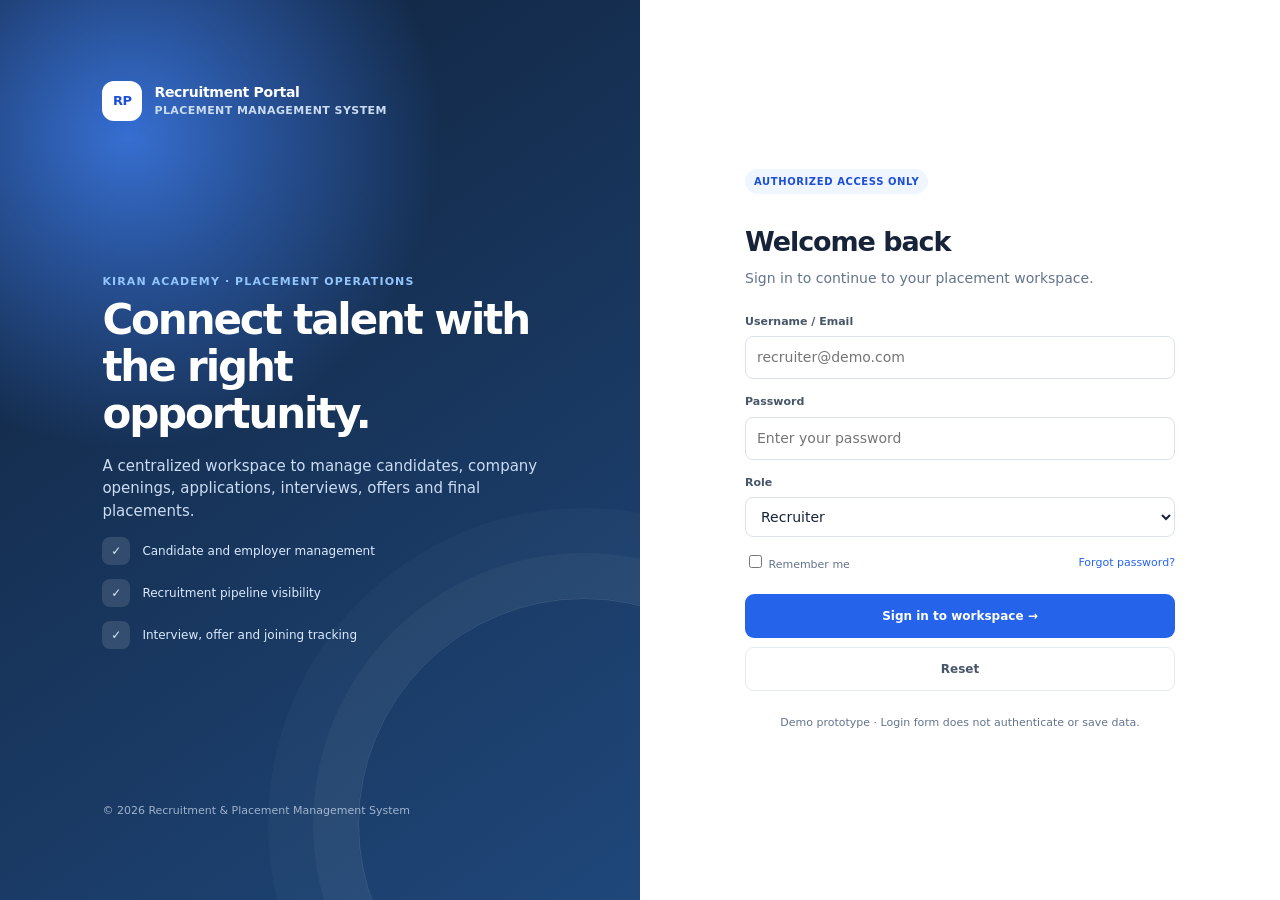
<file: kiran academy java project/recruitment-placement-ui/login.html>
<!DOCTYPE html>
<html lang="en">

<head>
    <meta charset="UTF-8">
    <meta name="viewport" content="width=device-width, initial-scale=1.0">

    <title>Login | Recruitment & Placement Management System</title>

    <link rel="stylesheet" href="css/style.css">
</head>

<body>

    <div class="login-page">

        <!-- Left Login Visual Section -->
        <section class="login-visual">

            <div class="brand" style="color:#fff">
                <span class="brand-mark" style="background:#fff;color:#1d4ed8">
                    RP
                </span>

                <span>
                    Recruitment Portal
                    <small style="color:#cbdcf3">
                        Placement Management System
                    </small>
                </span>
            </div>

            <div>

                <div class="eyebrow" style="color:#93c5fd">
                    Kiran Academy · Placement operations
                </div>

                <h1>
                    Connect talent with the right opportunity.
                </h1>

                <p>
                    A centralized workspace to manage candidates, company openings,
                    applications, interviews, offers and final placements.
                </p>

                <div class="login-feature">
                    <b>✓</b> Candidate and employer management
                </div>

                <div class="login-feature">
                    <b>✓</b> Recruitment pipeline visibility
                </div>

                <div class="login-feature">
                    <b>✓</b> Interview, offer and joining tracking
                </div>

            </div>

            <div style="color:#9fb3cc;font-size:11px">
                © 2026 Recruitment & Placement Management System
            </div>

        </section>

        <!-- Right Login Form Section -->
        <section class="login-side">

            <div class="login-card">

                <span class="prototype-label">
                    Authorized access only
                </span>

                <h2>Welcome back</h2>

                <p>
                    Sign in to continue to your placement workspace.
                </p>

                <form action="dashboard.html">

                    <div class="field">
                        <label for="username">Username / Email</label>

                        <input
                            id="username"
                            type="email"
                            placeholder="recruiter@demo.com"
                            required
                        >
                    </div>

                    <div class="field">
                        <label for="password">Password</label>

                        <input
                            id="password"
                            type="password"
                            placeholder="Enter your password"
                            required
                        >
                    </div>

                    <div class="field">
                        <label for="role">Role</label>

                        <select id="role" required>
                            <option value="">Select your role</option>
                            <option>Admin</option>
                            <option selected>Recruiter</option>
                            <option>Placement Officer</option>
                        </select>
                    </div>

                    <div
                        style="
                            display:flex;
                            justify-content:space-between;
                            align-items:center;
                            font-size:11px;
                            margin:4px 0 12px
                        "
                    >

                        <label style="color:#64748b">
                            <input type="checkbox">
                            Remember me
                        </label>

                        <a href="#">Forgot password?</a>

                    </div>

                    <button class="btn btn-primary" type="submit">
                        Sign in to workspace →
                    </button>

                    <button
                        class="btn btn-secondary"
                        type="reset"
                        style="margin-top:9px"
                    >
                        Reset
                    </button>

                </form>

                <div class="login-foot">
                    Demo prototype · Login form does not authenticate or save data.
                </div>

            </div>

        </section>

    </div>

</body>
</html>
</file>
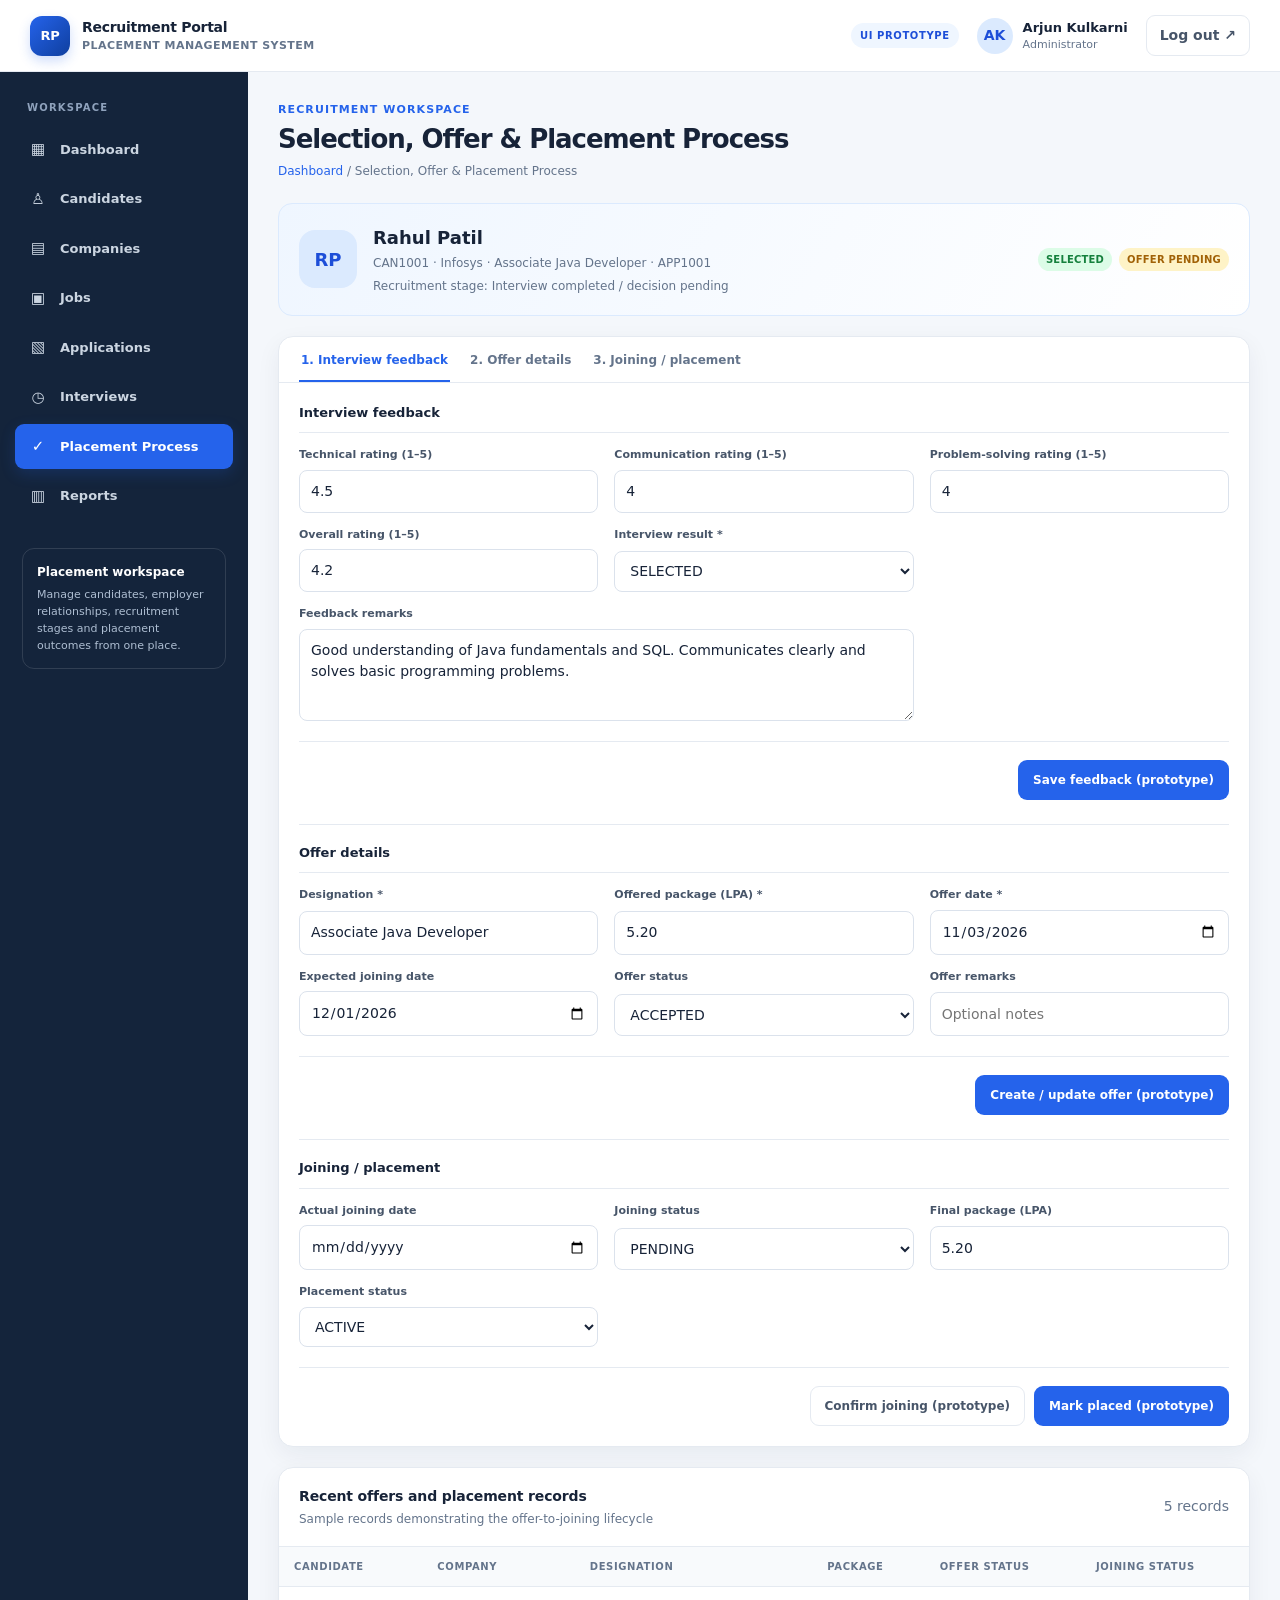
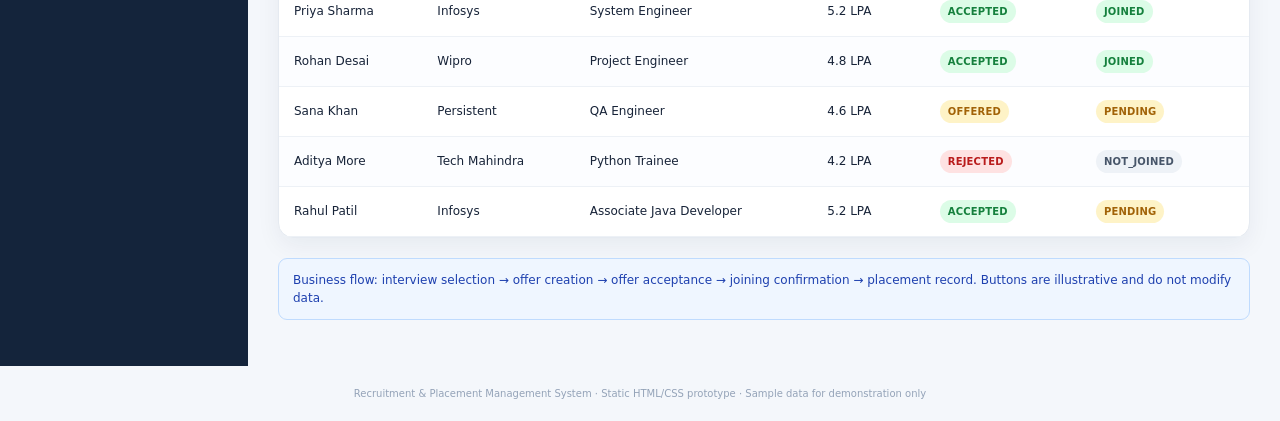
<file: kiran academy java project/recruitment-placement-ui/placement-process.html>
<!DOCTYPE html>
<html lang="en">

<head>
    <meta charset="UTF-8">
    <meta name="viewport" content="width=device-width, initial-scale=1.0">

    <title>
        Selection, Offer & Placement Process | Recruitment & Placement Management System
    </title>

    <link rel="stylesheet" href="css/style.css">
</head>

<body>

    <div class="app-shell">

        <!-- Header -->
        <header class="topbar">

            <a class="brand" href="dashboard.html">
                <span class="brand-mark">RP</span>

                <span>
                    Recruitment Portal
                    <small>Placement Management System</small>
                </span>
            </a>

            <div class="top-actions">

                <span class="prototype-label">UI Prototype</span>

                <div class="top-user">
                    <span class="avatar">AK</span>

                    <span class="user-meta">
                        <strong>Arjun Kulkarni</strong>
                        <span>Administrator</span>
                    </span>
                </div>

                <a class="logout" href="login.html">Log out ↗</a>

            </div>

        </header>

        <div class="layout">

            <!-- Sidebar -->
            <aside class="sidebar">

                <div class="side-label">Workspace</div>

                <nav class="nav-list">

                    <a class="nav-link" href="dashboard.html">
                        <span class="nav-icon">▦</span>
                        Dashboard
                    </a>

                    <a class="nav-link" href="candidates.html">
                        <span class="nav-icon">♙</span>
                        Candidates
                    </a>

                    <a class="nav-link" href="companies.html">
                        <span class="nav-icon">▤</span>
                        Companies
                    </a>

                    <a class="nav-link" href="jobs.html">
                        <span class="nav-icon">▣</span>
                        Jobs
                    </a>

                    <a class="nav-link" href="applications.html">
                        <span class="nav-icon">▧</span>
                        Applications
                    </a>

                    <a class="nav-link" href="interviews.html">
                        <span class="nav-icon">◷</span>
                        Interviews
                    </a>

                    <a class="nav-link active" href="placement-process.html">
                        <span class="nav-icon">✓</span>
                        Placement Process
                    </a>

                    <a class="nav-link" href="reports.html">
                        <span class="nav-icon">▥</span>
                        Reports
                    </a>

                </nav>

                <div class="side-note">
                    <strong>Placement workspace</strong>
                    Manage candidates, employer relationships, recruitment stages
                    and placement outcomes from one place.
                </div>

            </aside>

            <!-- Main Content -->
            <main class="main">

                <!-- Page Heading -->
                <div class="page-head">

                    <div>
                        <div class="eyebrow">Recruitment workspace</div>

                        <h1>Selection, Offer & Placement Process</h1>

                        <div class="breadcrumb">
                            <a href="dashboard.html">Dashboard</a>
                            / Selection, Offer & Placement Process
                        </div>
                    </div>

                    <div class="head-actions"></div>

                </div>

                <!-- Candidate Details Banner -->
                <section class="detail-banner">

                    <div class="detail-avatar">RP</div>

                    <div>
                        <h2>Rahul Patil</h2>

                        <p>
                            CAN1001 · Infosys · Associate Java Developer · APP1001
                        </p>

                        <p style="margin-top:5px">
                            Recruitment stage: Interview completed / decision pending
                        </p>
                    </div>

                    <div class="detail-tags">
                        <span class="status selected">SELECTED</span>
                        <span class="status offered">OFFER PENDING</span>
                    </div>

                </section>

                <!-- Placement Process Forms -->
                <section class="panel">

                    <div class="tabs">

                        <a class="tab active" href="#feedback">
                            1. Interview feedback
                        </a>

                        <a class="tab" href="#offer">
                            2. Offer details
                        </a>

                        <a class="tab" href="#joining">
                            3. Joining / placement
                        </a>

                    </div>

                    <div class="panel-body" id="feedback">

                        <!-- Interview Feedback -->
                        <div class="form-section">

                            <h3>Interview feedback</h3>

                            <form>

                                <div class="form-grid">

                                    <div class="field">
                                        <label>Technical rating (1–5)</label>
                                        <input
                                            type="number"
                                            min="1"
                                            max="5"
                                            step="0.5"
                                            value="4.5"
                                        >
                                    </div>

                                    <div class="field">
                                        <label>Communication rating (1–5)</label>
                                        <input
                                            type="number"
                                            min="1"
                                            max="5"
                                            step="0.5"
                                            value="4"
                                        >
                                    </div>

                                    <div class="field">
                                        <label>Problem-solving rating (1–5)</label>
                                        <input
                                            type="number"
                                            min="1"
                                            max="5"
                                            step="0.5"
                                            value="4"
                                        >
                                    </div>

                                    <div class="field">
                                        <label>Overall rating (1–5)</label>
                                        <input
                                            type="number"
                                            min="1"
                                            max="5"
                                            step="0.5"
                                            value="4.2"
                                        >
                                    </div>

                                    <div class="field">
                                        <label>Interview result *</label>

                                        <select>
                                            <option>NEXT_ROUND</option>
                                            <option selected>SELECTED</option>
                                            <option>REJECTED</option>
                                            <option>ON_HOLD</option>
                                        </select>
                                    </div>

                                    <div class="field span-2">
                                        <label>Feedback remarks</label>

                                        <textarea>Good understanding of Java fundamentals and SQL. Communicates clearly and solves basic programming problems.</textarea>
                                    </div>

                                </div>

                                <div class="form-footer">
                                    <button type="button" class="btn btn-primary">
                                        Save feedback (prototype)
                                    </button>
                                </div>

                            </form>

                        </div>

                        <div class="divider"></div>

                        <!-- Offer Details -->
                        <div class="form-section" id="offer">

                            <h3>Offer details</h3>

                            <form>

                                <div class="form-grid">

                                    <div class="field">
                                        <label>Designation *</label>
                                        <input value="Associate Java Developer">
                                    </div>

                                    <div class="field">
                                        <label>Offered package (LPA) *</label>
                                        <input
                                            type="number"
                                            step="0.01"
                                            value="5.20"
                                        >
                                    </div>

                                    <div class="field">
                                        <label>Offer date *</label>
                                        <input
                                            type="date"
                                            value="2026-11-03"
                                        >
                                    </div>

                                    <div class="field">
                                        <label>Expected joining date</label>
                                        <input
                                            type="date"
                                            value="2026-12-01"
                                        >
                                    </div>

                                    <div class="field">
                                        <label>Offer status</label>

                                        <select>
                                            <option>OFFERED</option>
                                            <option selected>ACCEPTED</option>
                                            <option>REJECTED</option>
                                            <option>EXPIRED</option>
                                            <option>WITHDRAWN</option>
                                        </select>
                                    </div>

                                    <div class="field">
                                        <label>Offer remarks</label>
                                        <input placeholder="Optional notes">
                                    </div>

                                </div>

                                <div class="form-footer">
                                    <button type="button" class="btn btn-primary">
                                        Create / update offer (prototype)
                                    </button>
                                </div>

                            </form>

                        </div>

                        <div class="divider"></div>

                        <!-- Joining and Placement -->
                        <div class="form-section" id="joining">

                            <h3>Joining / placement</h3>

                            <form>

                                <div class="form-grid">

                                    <div class="field">
                                        <label>Actual joining date</label>
                                        <input type="date">
                                    </div>

                                    <div class="field">
                                        <label>Joining status</label>

                                        <select>
                                            <option>PENDING</option>
                                            <option>JOINED</option>
                                            <option>NOT_JOINED</option>
                                            <option>DEFERRED</option>
                                            <option>NO_SHOW</option>
                                        </select>
                                    </div>

                                    <div class="field">
                                        <label>Final package (LPA)</label>
                                        <input
                                            type="number"
                                            step="0.01"
                                            value="5.20"
                                        >
                                    </div>

                                    <div class="field">
                                        <label>Placement status</label>

                                        <select>
                                            <option>ACTIVE</option>
                                            <option>CANCELLED</option>
                                        </select>
                                    </div>

                                </div>

                                <div class="form-footer">

                                    <button type="button" class="btn btn-secondary">
                                        Confirm joining (prototype)
                                    </button>

                                    <button type="button" class="btn btn-primary">
                                        Mark placed (prototype)
                                    </button>

                                </div>

                            </form>

                        </div>

                    </div>

                </section>

                <!-- Recent Offers and Placement Records -->
                <section class="panel">

                    <div class="panel-head">

                        <div>
                            <h2>Recent offers and placement records</h2>

                            <p>
                                Sample records demonstrating the offer-to-joining lifecycle
                            </p>
                        </div>

                        <span class="muted">5 records</span>

                    </div>

                    <div class="table-wrap">

                        <table>

                            <thead>
                                <tr>
                                    <th>Candidate</th>
                                    <th>Company</th>
                                    <th>Designation</th>
                                    <th>Package</th>
                                    <th>Offer status</th>
                                    <th>Joining status</th>
                                </tr>
                            </thead>

                            <tbody>

                                <tr>
                                    <td>Priya Sharma</td>
                                    <td>Infosys</td>
                                    <td>System Engineer</td>
                                    <td>5.2 LPA</td>
                                    <td>
                                        <span class="status accepted">ACCEPTED</span>
                                    </td>
                                    <td>
                                        <span class="status joined">JOINED</span>
                                    </td>
                                </tr>

                                <tr>
                                    <td>Rohan Desai</td>
                                    <td>Wipro</td>
                                    <td>Project Engineer</td>
                                    <td>4.8 LPA</td>
                                    <td>
                                        <span class="status accepted">ACCEPTED</span>
                                    </td>
                                    <td>
                                        <span class="status joined">JOINED</span>
                                    </td>
                                </tr>

                                <tr>
                                    <td>Sana Khan</td>
                                    <td>Persistent</td>
                                    <td>QA Engineer</td>
                                    <td>4.6 LPA</td>
                                    <td>
                                        <span class="status offered">OFFERED</span>
                                    </td>
                                    <td>
                                        <span class="status pending">PENDING</span>
                                    </td>
                                </tr>

                                <tr>
                                    <td>Aditya More</td>
                                    <td>Tech Mahindra</td>
                                    <td>Python Trainee</td>
                                    <td>4.2 LPA</td>
                                    <td>
                                        <span class="status rejected">REJECTED</span>
                                    </td>
                                    <td>
                                        <span class="status neutral">NOT_JOINED</span>
                                    </td>
                                </tr>

                                <tr>
                                    <td>Rahul Patil</td>
                                    <td>Infosys</td>
                                    <td>Associate Java Developer</td>
                                    <td>5.2 LPA</td>
                                    <td>
                                        <span class="status accepted">ACCEPTED</span>
                                    </td>
                                    <td>
                                        <span class="status pending">PENDING</span>
                                    </td>
                                </tr>

                            </tbody>

                        </table>

                    </div>

                </section>

                <!-- Business Flow Notice -->
                <div class="notice notice-info">
                    Business flow: interview selection → offer creation →
                    offer acceptance → joining confirmation → placement record.
                    Buttons are illustrative and do not modify data.
                </div>

            </main>

        </div>

        <!-- Footer -->
        <footer class="footer">
            Recruitment & Placement Management System · Static HTML/CSS prototype ·
            Sample data for demonstration only
        </footer>

    </div>

</body>
</html>
</file>
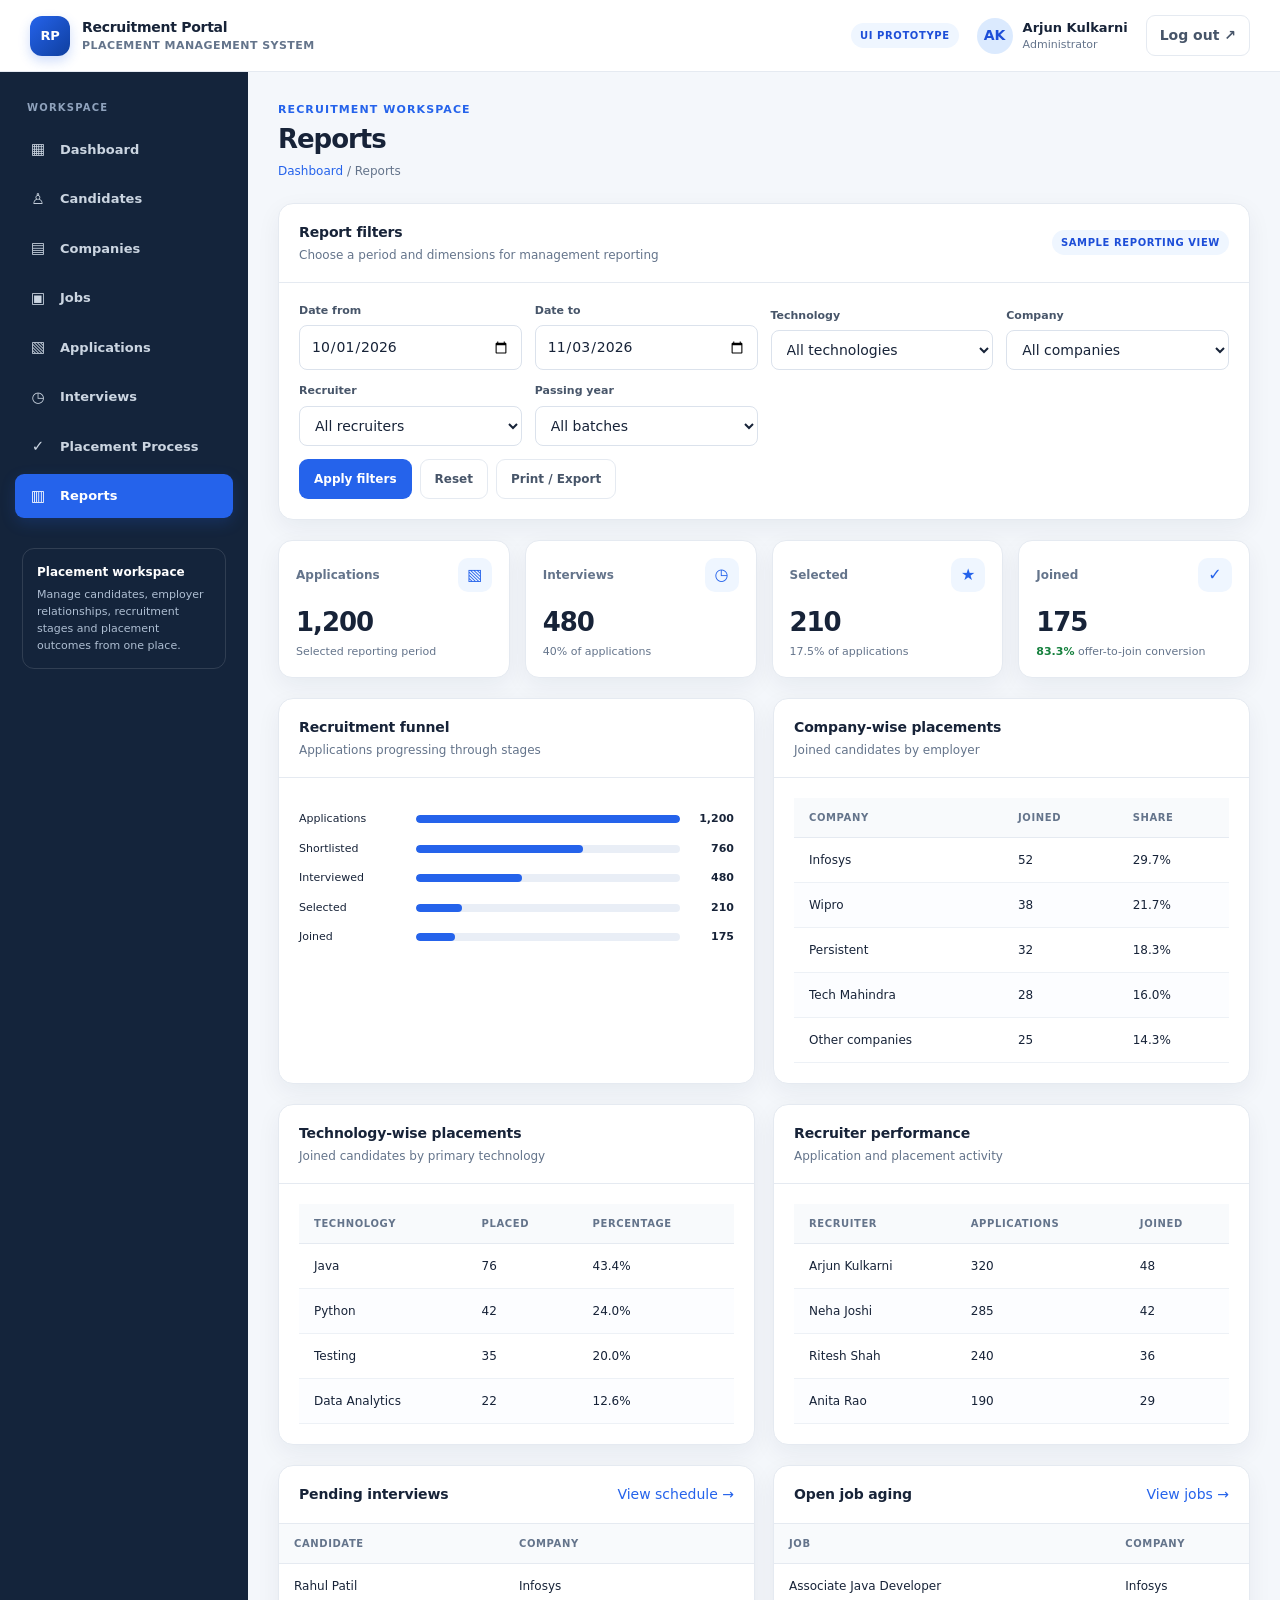
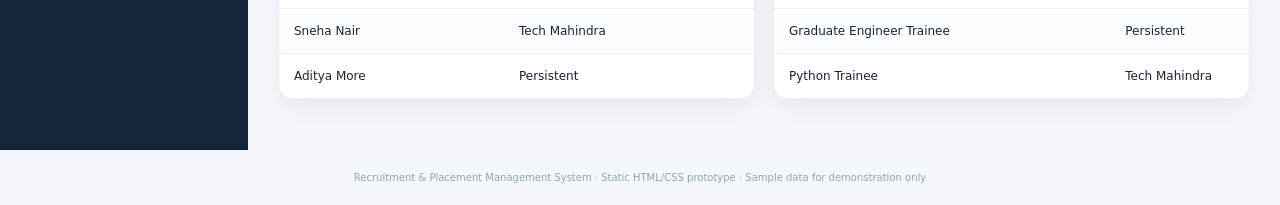
<file: kiran academy java project/recruitment-placement-ui/reports.html>
<!DOCTYPE html>
<html lang="en">

<head>
    <meta charset="UTF-8">
    <meta name="viewport" content="width=device-width, initial-scale=1.0">

    <title>Reports | Recruitment & Placement Management System</title>

    <link rel="stylesheet" href="css/style.css">
</head>

<body>

    <div class="app-shell">

        <!-- Header -->
        <header class="topbar">

            <a class="brand" href="dashboard.html">
                <span class="brand-mark">RP</span>

                <span>
                    Recruitment Portal
                    <small>Placement Management System</small>
                </span>
            </a>

            <div class="top-actions">

                <span class="prototype-label">UI Prototype</span>

                <div class="top-user">
                    <span class="avatar">AK</span>

                    <span class="user-meta">
                        <strong>Arjun Kulkarni</strong>
                        <span>Administrator</span>
                    </span>
                </div>

                <a class="logout" href="login.html">Log out ↗</a>

            </div>

        </header>

        <div class="layout">

            <!-- Sidebar -->
            <aside class="sidebar">

                <div class="side-label">Workspace</div>

                <nav class="nav-list">

                    <a class="nav-link" href="dashboard.html">
                        <span class="nav-icon">▦</span>
                        Dashboard
                    </a>

                    <a class="nav-link" href="candidates.html">
                        <span class="nav-icon">♙</span>
                        Candidates
                    </a>

                    <a class="nav-link" href="companies.html">
                        <span class="nav-icon">▤</span>
                        Companies
                    </a>

                    <a class="nav-link" href="jobs.html">
                        <span class="nav-icon">▣</span>
                        Jobs
                    </a>

                    <a class="nav-link" href="applications.html">
                        <span class="nav-icon">▧</span>
                        Applications
                    </a>

                    <a class="nav-link" href="interviews.html">
                        <span class="nav-icon">◷</span>
                        Interviews
                    </a>

                    <a class="nav-link" href="placement-process.html">
                        <span class="nav-icon">✓</span>
                        Placement Process
                    </a>

                    <a class="nav-link active" href="reports.html">
                        <span class="nav-icon">▥</span>
                        Reports
                    </a>

                </nav>

                <div class="side-note">
                    <strong>Placement workspace</strong>
                    Manage candidates, employer relationships, recruitment stages
                    and placement outcomes from one place.
                </div>

            </aside>

            <!-- Main Content -->
            <main class="main">

                <!-- Page Heading -->
                <div class="page-head">

                    <div>
                        <div class="eyebrow">Recruitment workspace</div>

                        <h1>Reports</h1>

                        <div class="breadcrumb">
                            <a href="dashboard.html">Dashboard</a> / Reports
                        </div>
                    </div>

                    <div class="head-actions"></div>

                </div>

                <!-- Report Filters -->
                <section class="panel">

                    <div class="panel-head">

                        <div>
                            <h2>Report filters</h2>
                            <p>
                                Choose a period and dimensions for management reporting
                            </p>
                        </div>

                        <span class="prototype-label">
                            Sample reporting view
                        </span>

                    </div>

                    <div class="panel-body">

                        <form class="filters">

                            <div class="field">
                                <label>Date from</label>
                                <input type="date" value="2026-10-01">
                            </div>

                            <div class="field">
                                <label>Date to</label>
                                <input type="date" value="2026-11-03">
                            </div>

                            <div class="field">
                                <label>Technology</label>

                                <select>
                                    <option>All technologies</option>
                                    <option>Java</option>
                                    <option>Python</option>
                                    <option>Testing</option>
                                </select>
                            </div>

                            <div class="field">
                                <label>Company</label>

                                <select>
                                    <option>All companies</option>
                                    <option>Infosys</option>
                                    <option>Persistent</option>
                                </select>
                            </div>

                            <div class="field">
                                <label>Recruiter</label>

                                <select>
                                    <option>All recruiters</option>
                                    <option>Arjun Kulkarni</option>
                                    <option>Neha Joshi</option>
                                </select>
                            </div>

                            <div class="field">
                                <label>Passing year</label>

                                <select>
                                    <option>All batches</option>
                                    <option>2024</option>
                                    <option>2025</option>
                                    <option>2026</option>
                                </select>
                            </div>

                            <div class="filter-actions span-3">

                                <button class="btn btn-primary" type="button">
                                    Apply filters
                                </button>

                                <button class="btn btn-secondary" type="reset">
                                    Reset
                                </button>

                                <button class="btn btn-secondary" type="button">
                                    Print / Export
                                </button>

                            </div>

                        </form>

                    </div>

                </section>

                <!-- Statistics Cards -->
                <div class="stats">

                    <div class="stat-card">

                        <div class="stat-top">
                            Applications
                            <span class="stat-icon">▧</span>
                        </div>

                        <div class="stat-value">1,200</div>

                        <div class="stat-foot">
                            Selected reporting period
                        </div>

                    </div>

                    <div class="stat-card">

                        <div class="stat-top">
                            Interviews
                            <span class="stat-icon">◷</span>
                        </div>

                        <div class="stat-value">480</div>

                        <div class="stat-foot">
                            40% of applications
                        </div>

                    </div>

                    <div class="stat-card">

                        <div class="stat-top">
                            Selected
                            <span class="stat-icon">★</span>
                        </div>

                        <div class="stat-value">210</div>

                        <div class="stat-foot">
                            17.5% of applications
                        </div>

                    </div>

                    <div class="stat-card">

                        <div class="stat-top">
                            Joined
                            <span class="stat-icon">✓</span>
                        </div>

                        <div class="stat-value">175</div>

                        <div class="stat-foot">
                            <span class="positive">83.3%</span>
                            offer-to-join conversion
                        </div>

                    </div>

                </div>

                <!-- Recruitment Funnel and Company-wise Placements -->
                <div class="grid-2">

                    <section class="panel">

                        <div class="panel-head">
                            <div>
                                <h2>Recruitment funnel</h2>
                                <p>Applications progressing through stages</p>
                            </div>
                        </div>

                        <div class="panel-body">

                            <div class="funnel-row">
                                <span>Applications</span>

                                <div class="progress">
                                    <span style="width:100%"></span>
                                </div>

                                <strong>1,200</strong>
                            </div>

                            <div class="funnel-row">
                                <span>Shortlisted</span>

                                <div class="progress">
                                    <span style="width:63.3%"></span>
                                </div>

                                <strong>760</strong>
                            </div>

                            <div class="funnel-row">
                                <span>Interviewed</span>

                                <div class="progress">
                                    <span style="width:40%"></span>
                                </div>

                                <strong>480</strong>
                            </div>

                            <div class="funnel-row">
                                <span>Selected</span>

                                <div class="progress">
                                    <span style="width:17.5%"></span>
                                </div>

                                <strong>210</strong>
                            </div>

                            <div class="funnel-row">
                                <span>Joined</span>

                                <div class="progress">
                                    <span style="width:14.6%"></span>
                                </div>

                                <strong>175</strong>
                            </div>

                        </div>

                    </section>

                    <section class="panel">

                        <div class="panel-head">
                            <div>
                                <h2>Company-wise placements</h2>
                                <p>Joined candidates by employer</p>
                            </div>
                        </div>

                        <div class="panel-body">

                            <div class="table-wrap">

                                <table style="min-width:0">

                                    <thead>
                                        <tr>
                                            <th>Company</th>
                                            <th>Joined</th>
                                            <th>Share</th>
                                        </tr>
                                    </thead>

                                    <tbody>

                                        <tr>
                                            <td>Infosys</td>
                                            <td>52</td>
                                            <td>29.7%</td>
                                        </tr>

                                        <tr>
                                            <td>Wipro</td>
                                            <td>38</td>
                                            <td>21.7%</td>
                                        </tr>

                                        <tr>
                                            <td>Persistent</td>
                                            <td>32</td>
                                            <td>18.3%</td>
                                        </tr>

                                        <tr>
                                            <td>Tech Mahindra</td>
                                            <td>28</td>
                                            <td>16.0%</td>
                                        </tr>

                                        <tr>
                                            <td>Other companies</td>
                                            <td>25</td>
                                            <td>14.3%</td>
                                        </tr>

                                    </tbody>

                                </table>

                            </div>

                        </div>

                    </section>

                </div>

                <!-- Technology-wise Placements and Recruiter Performance -->
                <div class="grid-2">

                    <section class="panel">

                        <div class="panel-head">
                            <div>
                                <h2>Technology-wise placements</h2>
                                <p>Joined candidates by primary technology</p>
                            </div>
                        </div>

                        <div class="panel-body">

                            <div class="table-wrap">

                                <table style="min-width:0">

                                    <thead>
                                        <tr>
                                            <th>Technology</th>
                                            <th>Placed</th>
                                            <th>Percentage</th>
                                        </tr>
                                    </thead>

                                    <tbody>

                                        <tr>
                                            <td>Java</td>
                                            <td>76</td>
                                            <td>43.4%</td>
                                        </tr>

                                        <tr>
                                            <td>Python</td>
                                            <td>42</td>
                                            <td>24.0%</td>
                                        </tr>

                                        <tr>
                                            <td>Testing</td>
                                            <td>35</td>
                                            <td>20.0%</td>
                                        </tr>

                                        <tr>
                                            <td>Data Analytics</td>
                                            <td>22</td>
                                            <td>12.6%</td>
                                        </tr>

                                    </tbody>

                                </table>

                            </div>

                        </div>

                    </section>

                    <section class="panel">

                        <div class="panel-head">
                            <div>
                                <h2>Recruiter performance</h2>
                                <p>Application and placement activity</p>
                            </div>
                        </div>

                        <div class="panel-body">

                            <div class="table-wrap">

                                <table style="min-width:0">

                                    <thead>
                                        <tr>
                                            <th>Recruiter</th>
                                            <th>Applications</th>
                                            <th>Joined</th>
                                        </tr>
                                    </thead>

                                    <tbody>

                                        <tr>
                                            <td>Arjun Kulkarni</td>
                                            <td>320</td>
                                            <td>48</td>
                                        </tr>

                                        <tr>
                                            <td>Neha Joshi</td>
                                            <td>285</td>
                                            <td>42</td>
                                        </tr>

                                        <tr>
                                            <td>Ritesh Shah</td>
                                            <td>240</td>
                                            <td>36</td>
                                        </tr>

                                        <tr>
                                            <td>Anita Rao</td>
                                            <td>190</td>
                                            <td>29</td>
                                        </tr>

                                    </tbody>

                                </table>

                            </div>

                        </div>

                    </section>

                </div>

                <!-- Pending Interviews and Open Job Aging -->
                <div class="grid-2">

                    <section class="panel">

                        <div class="panel-head">
                            <h2>Pending interviews</h2>
                            <a href="interviews.html">View schedule →</a>
                        </div>

                        <div class="table-wrap">

                            <table>

                                <thead>
                                    <tr>
                                        <th>Candidate</th>
                                        <th>Company</th>
                                        <th>Scheduled</th>
                                    </tr>
                                </thead>

                                <tbody>

                                    <tr>
                                        <td>Rahul Patil</td>
                                        <td>Infosys</td>
                                        <td>03 Nov 2026</td>
                                    </tr>

                                    <tr>
                                        <td>Sneha Nair</td>
                                        <td>Tech Mahindra</td>
                                        <td>03 Nov 2026</td>
                                    </tr>

                                    <tr>
                                        <td>Aditya More</td>
                                        <td>Persistent</td>
                                        <td>04 Nov 2026</td>
                                    </tr>

                                </tbody>

                            </table>

                        </div>

                    </section>

                    <section class="panel">

                        <div class="panel-head">
                            <h2>Open job aging</h2>
                            <a href="jobs.html">View jobs →</a>
                        </div>

                        <div class="table-wrap">

                            <table>

                                <thead>
                                    <tr>
                                        <th>Job</th>
                                        <th>Company</th>
                                        <th>Age (days)</th>
                                    </tr>
                                </thead>

                                <tbody>

                                    <tr>
                                        <td>Associate Java Developer</td>
                                        <td>Infosys</td>
                                        <td>18</td>
                                    </tr>

                                    <tr>
                                        <td>Graduate Engineer Trainee</td>
                                        <td>Persistent</td>
                                        <td>14</td>
                                    </tr>

                                    <tr>
                                        <td>Python Trainee</td>
                                        <td>Tech Mahindra</td>
                                        <td>9</td>
                                    </tr>

                                </tbody>

                            </table>

                        </div>

                    </section>

                </div>

            </main>

        </div>

        <!-- Footer -->
        <footer class="footer">
            Recruitment & Placement Management System · Static HTML/CSS prototype ·
            Sample data for demonstration only
        </footer>

    </div>

</body>
</html>
</file>
<file: the-kiran-academy-v5/v5-simple/styles.css>
:root{--ink:#101418;--paper:#f7f5f0;--white:#fff;--muted:#66707b;--line:#dedbd4;--accent:#d4ff4a;--accent-2:#ecf0dc;--dark:#15191d;--dark2:#20262c;--max:1160px}
*{box-sizing:border-box}html{scroll-behavior:smooth}body{margin:0;background:var(--paper);color:var(--ink);font-family:Inter,ui-sans-serif,system-ui,-apple-system,BlinkMacSystemFont,"Segoe UI",sans-serif;line-height:1.55}a{text-decoration:none;color:inherit}.container{width:min(var(--max),calc(100% - 40px));margin:0 auto}.header{position:sticky;top:0;z-index:10;background:rgba(247,245,240,.95);backdrop-filter:blur(10px);border-bottom:1px solid var(--line)}.nav{height:76px;display:flex;align-items:center;gap:28px}.brand{display:flex;align-items:center;gap:11px;margin-right:auto}.brand-mark{width:38px;height:38px;border-radius:11px;background:var(--ink);color:var(--accent);display:grid;place-items:center;font-weight:900;font-size:19px}.brand strong{display:block;font-size:13px;letter-spacing:.04em}.brand small{display:block;color:var(--muted);font-size:10px;letter-spacing:.11em;text-transform:uppercase;margin-top:1px}nav{display:flex;gap:24px;font-size:13px;font-weight:650;color:#49515a}nav a:hover{color:var(--ink)}.button{display:inline-flex;align-items:center;justify-content:center;gap:8px;min-height:44px;padding:0 18px;border-radius:999px;font-weight:750;font-size:13px;border:1px solid transparent}.button-dark{background:var(--ink);color:white}.button-accent{background:var(--accent);color:var(--ink)}.button-light{background:white;border-color:var(--line)}.hero{padding:88px 0 72px}.hero-grid{display:grid;grid-template-columns:1.25fr .75fr;gap:70px;align-items:center}.eyebrow,.course-type,.card-label{font-size:10px;font-weight:850;letter-spacing:.16em;color:#727b84}.eyebrow{margin:0 0 14px}.hero h1{font-size:clamp(44px,6vw,74px);line-height:1.02;letter-spacing:-.055em;max-width:760px;margin:0 0 24px}.hero h1 em{font-style:normal;text-decoration:underline;text-decoration-thickness:7px;text-decoration-color:var(--accent);text-underline-offset:5px}.hero-text{font-size:18px;color:#59636e;max-width:680px}.hero-actions{display:flex;gap:10px;margin-top:28px;flex-wrap:wrap}.hero-points{display:flex;gap:22px;flex-wrap:wrap;margin-top:28px;font-size:12px;font-weight:700;color:#5a636d}.hero-points span:before{content:"✓";margin-right:7px;color:#7a8d2c;font-weight:900}.hero-card{background:var(--dark);color:white;border-radius:24px;padding:28px;box-shadow:0 25px 70px rgba(16,20,24,.16)}.hero-card h2{font-size:30px;line-height:1.1;letter-spacing:-.03em;margin:4px 0 20px}.card-label{color:#aab1b7}.direction{display:flex;align-items:center;gap:15px;padding:16px 0;border-top:1px solid #333b43;font-size:15px}.direction b{color:var(--accent);font-size:11px}.card-note{font-size:12px;color:#b5bdc5;border-top:1px solid #333b43;padding-top:18px;margin:12px 0 0}.intro{padding:28px 0 70px}.intro-grid{display:grid;grid-template-columns:.8fr 1.2fr;gap:42px;align-items:start;border-top:1px solid var(--line);padding-top:28px}.intro h2{margin:0;font-size:40px;letter-spacing:-.04em}.intro p:last-child{font-size:18px;color:#59636e;max-width:700px}.section{padding:84px 0}.section-head{display:flex;justify-content:space-between;align-items:end;gap:30px;margin-bottom:36px}.section-head h2{margin:0;font-size:44px;letter-spacing:-.045em;line-height:1.05}.section-head>p{max-width:420px;color:#66707a;margin:0}.course-grid{display:grid;grid-template-columns:repeat(3,1fr);gap:18px}.course-card{background:white;border:1px solid var(--line);border-radius:20px;padding:24px;min-height:100%;display:flex;flex-direction:column}.course-card:hover{transform:translateY(-3px);box-shadow:0 16px 30px rgba(16,20,24,.07);transition:.2s}.course-number{font-size:11px;font-weight:900;color:#8a929a}.course-type{margin:18px 0 8px}.course-card h3{font-size:24px;line-height:1.12;letter-spacing:-.03em;margin:0 0 11px}.course-card>p:not(.course-type){color:#66707a;font-size:14px;margin:0}.tags{display:flex;gap:7px;flex-wrap:wrap;margin:18px 0 20px}.tags span{font-size:10px;font-weight:750;padding:6px 9px;background:var(--accent-2);border-radius:999px}.course-card details{margin-top:auto;border-top:1px solid var(--line);padding-top:14px}.course-card summary,.faq-section summary{cursor:pointer;font-size:13px;font-weight:800;list-style:none}.course-card summary::-webkit-details-marker,.faq-section summary::-webkit-details-marker{display:none}.course-card summary:after,.faq-section summary:after{content:"+";float:right;font-size:18px;line-height:1}.course-card details[open] summary:after,.faq-section details[open] summary:after{content:"−"}.details-body{padding-top:14px;font-size:12px;color:#66707a}.details-body p{margin:0 0 12px}.details-body ol{margin:0;padding-left:19px}.dark-section{background:var(--dark);color:white}.light-head .eyebrow{color:#9ca5ad}.light-head h2{color:white}.light-head>p{color:#abb3ba}.process-grid{display:grid;grid-template-columns:repeat(4,1fr);border-top:1px solid #343b42}.process-grid>div{padding:25px 18px 15px 0;border-right:1px solid #343b42;margin-right:18px}.process-grid>div:last-child{border-right:0;margin-right:0}.process-grid b{color:var(--accent);font-size:11px}.process-grid h3{margin:34px 0 8px;font-size:22px}.process-grid p{margin:0;color:#aeb6bd;font-size:13px}.curriculum-grid{display:grid;grid-template-columns:.8fr 1.2fr;gap:70px;align-items:start}.curriculum-grid h2{font-size:44px;line-height:1.05;letter-spacing:-.045em;margin:0 0 16px}.large-copy{font-size:17px;color:#66707a}.curriculum-list{border-top:1px solid var(--line)}.curriculum-list>div{display:grid;grid-template-columns:48px 1fr;gap:14px;padding:20px 0;border-bottom:1px solid var(--line)}.curriculum-list span{font-size:11px;color:#818a93;font-weight:900}.curriculum-list b{display:block;font-size:15px}.curriculum-list small{display:block;color:#737d86;font-size:12px;margin-top:4px}.faq-section{background:#eeece6}.faq-grid{display:grid;grid-template-columns:.8fr 1.2fr;gap:70px}.faq-grid h2{font-size:44px;line-height:1.05;letter-spacing:-.045em;margin:0 0 14px}.faq-grid>div:first-child p:last-child{color:#66707a}.faq-section details{border-top:1px solid #d7d3ca;padding:18px 0}.faq-section p{font-size:13px;color:#66707a;margin:12px 0 0;max-width:680px}.final-cta{padding:70px 0}.final-cta-inner{display:flex;justify-content:space-between;align-items:center;gap:30px;background:var(--ink);color:white;padding:38px;border-radius:24px}.final-cta h2{margin:0;font-size:40px;letter-spacing:-.04em}.final-cta .eyebrow{color:#aeb6bd}.footer{padding:34px 0;border-top:1px solid var(--line);background:#f0eee8}.footer-inner{display:flex;justify-content:space-between;gap:40px}.footer p{margin:8px 0 0;color:#707982;font-size:12px}.footer-links{display:flex;gap:18px;align-items:flex-start;font-size:12px;font-weight:700}.footer-links a:hover{text-decoration:underline}.footer-links a:nth-child(n+1){font-weight:600;color:#5c6570}
@media(max-width:900px){nav{display:none}.hero-grid,.intro-grid,.curriculum-grid,.faq-grid{grid-template-columns:1fr;gap:35px}.course-grid{grid-template-columns:repeat(2,1fr)}.process-grid{grid-template-columns:repeat(2,1fr)}.process-grid>div:nth-child(2){border-right:0;margin-right:0}.section-head{align-items:start;flex-direction:column}.section-head h2,.curriculum-grid h2,.faq-grid h2{font-size:36px}.final-cta-inner{align-items:flex-start;flex-direction:column}}
@media(max-width:620px){.container{width:min(var(--max),calc(100% - 28px))}.nav{height:68px}.brand-copy{display:none}.nav .button{display:none}.hero{padding:60px 0 48px}.hero h1{font-size:44px}.hero-text{font-size:16px}.course-grid,.process-grid{grid-template-columns:1fr}.intro h2{font-size:32px}.hero-card{padding:22px}.section{padding:64px 0}.section-head h2,.curriculum-grid h2,.faq-grid h2{font-size:32px}.final-cta{padding:50px 0}.final-cta-inner{padding:28px}.final-cta h2{font-size:30px}.footer-inner{flex-direction:column}.footer-links{flex-wrap:wrap}}
</file>
<file: kiran academy java project/recruitment-placement-ui/css/style.css>
/* Recruitment & Placement Management System — shared prototype stylesheet */

:root {
    --navy: #14243b;
    --navy-2: #1d3553;
    --blue: #2563eb;
    --blue-dark: #1d4ed8;
    --sky: #eff6ff;
    --ink: #172338;
    --muted: #64748b;
    --line: #e5eaf1;
    --surface: #fff;
    --canvas: #f4f7fb;
    --green: #15803d;
    --green-bg: #dcfce7;
    --amber: #a16207;
    --amber-bg: #fef3c7;
    --red: #b91c1c;
    --red-bg: #fee2e2;
    --purple: #6d28d9;
    --purple-bg: #ede9fe;
    --gray-bg: #eef2f7;
    --shadow: 0 8px 24px rgba(24, 39, 75, .06);
    --radius: 15px;
}

* {
    box-sizing: border-box;
}

html {
    scroll-behavior: smooth;
}

body {
    margin: 0;
    background: var(--canvas);
    color: var(--ink);
    font-family: Inter, ui-sans-serif, system-ui, -apple-system, BlinkMacSystemFont, "Segoe UI", sans-serif;
    font-size: 14px;
    line-height: 1.5;
}

a {
    color: var(--blue);
    text-decoration: none;
}

a:hover {
    text-decoration: underline;
}

button,
input,
select,
textarea {
    font: inherit;
}

.app-shell {
    min-height: 100vh;
}

.topbar {
    height: 72px;
    background: #fff;
    border-bottom: 1px solid var(--line);
    display: flex;
    align-items: center;
    justify-content: space-between;
    padding: 0 30px;
    position: sticky;
    top: 0;
    z-index: 5;
}

.brand {
    display: flex;
    align-items: center;
    gap: 12px;
    color: var(--ink);
    font-weight: 800;
    letter-spacing: -.02em;
}

.brand-mark {
    height: 40px;
    width: 40px;
    border-radius: 12px;
    background: linear-gradient(135deg, #2563eb, #0f3f9f);
    color: #fff;
    display: grid;
    place-items: center;
    font-size: 13px;
    font-weight: 900;
    box-shadow: 0 5px 12px rgba(37, 99, 235, .22);
}

.brand small {
    display: block;
    color: var(--muted);
    font-size: 11px;
    font-weight: 600;
    letter-spacing: .04em;
    text-transform: uppercase;
}

.top-actions {
    display: flex;
    align-items: center;
    gap: 18px;
}

.top-user {
    display: flex;
    align-items: center;
    gap: 10px;
}

.avatar {
    width: 36px;
    height: 36px;
    border-radius: 50%;
    background: #dbeafe;
    color: #1d4ed8;
    display: grid;
    place-items: center;
    font-weight: 800;
}

.user-meta strong {
    display: block;
    font-size: 13px;
}

.user-meta span {
    display: block;
    color: var(--muted);
    font-size: 11px;
}

.logout {
    padding: 9px 13px;
    border: 1px solid var(--line);
    border-radius: 9px;
    color: #475569;
    font-weight: 650;
}

.layout {
    display: grid;
    grid-template-columns: 248px minmax(0, 1fr);
    min-height: calc(100vh - 72px);
}

.sidebar {
    background: var(--navy);
    padding: 24px 15px;
    color: #cbd5e1;
}

.side-label {
    padding: 4px 12px 12px;
    text-transform: uppercase;
    letter-spacing: .12em;
    font-size: 10px;
    font-weight: 800;
    color: #8fa2bc;
}

.nav-list {
    display: grid;
    gap: 5px;
}

.nav-link {
    display: flex;
    align-items: center;
    gap: 12px;
    padding: 11px 13px;
    color: #cbd5e1;
    border-radius: 9px;
    font-weight: 600;
    font-size: 13px;
}

.nav-link:hover {
    background: rgba(255, 255, 255, .08);
    color: #fff;
    text-decoration: none;
}

.nav-link.active {
    background: #2563eb;
    color: #fff;
    box-shadow: 0 5px 15px rgba(37, 99, 235, .2);
}

.nav-icon {
    width: 20px;
    text-align: center;
    font-size: 15px;
}

.side-note {
    margin: 30px 7px 0;
    padding: 14px;
    border: 1px solid rgba(255, 255, 255, .12);
    border-radius: 12px;
    color: #aebed2;
    font-size: 11px;
    line-height: 1.55;
}

.side-note strong {
    display: block;
    color: #fff;
    font-size: 12px;
    margin-bottom: 4px;
}

.main {
    padding: 30px;
    min-width: 0;
    max-width: 1600px;
    width: 100%;
    margin: 0 auto;
}

.page-head {
    display: flex;
    justify-content: space-between;
    align-items: flex-start;
    gap: 16px;
    margin-bottom: 23px;
}

.eyebrow {
    font-size: 11px;
    font-weight: 750;
    text-transform: uppercase;
    letter-spacing: .1em;
    color: var(--blue);
    margin-bottom: 5px;
}

.page-head h1 {
    margin: 0;
    font-size: 26px;
    letter-spacing: -.04em;
    line-height: 1.2;
}

.breadcrumb {
    color: var(--muted);
    font-size: 12px;
    margin-top: 7px;
}

.head-actions {
    display: flex;
    gap: 9px;
    flex-wrap: wrap;
}

.btn {
    display: inline-flex;
    align-items: center;
    justify-content: center;
    gap: 7px;
    border: 1px solid transparent;
    border-radius: 9px;
    padding: 10px 14px;
    font-weight: 700;
    font-size: 12px;
    cursor: pointer;
    white-space: nowrap;
}

.btn-primary {
    background: var(--blue);
    color: #fff;
}

.btn-primary:hover {
    background: var(--blue-dark);
    text-decoration: none;
}

.btn-secondary {
    background: #fff;
    border-color: var(--line);
    color: #475569;
}

.btn-secondary:hover {
    background: #f8fafc;
    text-decoration: none;
}

.btn-danger {
    background: #fff;
    border-color: #fecaca;
    color: var(--red);
}

.panel {
    background: var(--surface);
    border: 1px solid var(--line);
    border-radius: var(--radius);
    box-shadow: var(--shadow);
    margin-bottom: 20px;
    min-width: 0;
}

.panel-head {
    display: flex;
    align-items: center;
    justify-content: space-between;
    gap: 12px;
    padding: 18px 20px;
    border-bottom: 1px solid var(--line);
}

.panel-head h2 {
    font-size: 14px;
    margin: 0;
    letter-spacing: -.01em;
}

.panel-head p {
    margin: 3px 0 0;
    color: var(--muted);
    font-size: 12px;
}

.panel-body {
    padding: 20px;
}

.stats {
    display: grid;
    grid-template-columns: repeat(4, minmax(0, 1fr));
    gap: 15px;
    margin-bottom: 20px;
}

.stat-card {
    background: #fff;
    border: 1px solid var(--line);
    border-radius: 14px;
    padding: 17px;
    box-shadow: var(--shadow);
}

.stat-top {
    display: flex;
    align-items: center;
    justify-content: space-between;
    color: var(--muted);
    font-size: 12px;
    font-weight: 650;
}

.stat-icon {
    width: 34px;
    height: 34px;
    border-radius: 10px;
    background: var(--sky);
    display: grid;
    place-items: center;
    color: var(--blue);
    font-size: 16px;
}

.stat-value {
    font-size: 26px;
    font-weight: 800;
    letter-spacing: -.04em;
    margin: 11px 0 2px;
}

.stat-foot {
    font-size: 11px;
    color: var(--muted);
}

.positive {
    color: var(--green);
    font-weight: 700;
}

.grid-2 {
    display: grid;
    grid-template-columns: 1fr 1fr;
    gap: 18px;
}

.grid-3 {
    display: grid;
    grid-template-columns: repeat(3, minmax(0, 1fr));
    gap: 16px;
}

.filters {
    display: grid;
    grid-template-columns: repeat(4, minmax(0, 1fr));
    gap: 13px;
    align-items: end;
}

.field {
    display: grid;
    gap: 6px;
    min-width: 0;
}

.field label {
    font-size: 11px;
    font-weight: 750;
    color: #475569;
}

.field input,
.field select,
.field textarea,
.search-input {
    width: 100%;
    border: 1px solid #dbe2ec;
    border-radius: 8px;
    background: #fff;
    padding: 10px 11px;
    color: var(--ink);
    outline: none;
    min-width: 0;
}

.field input:focus,
.field select:focus,
.field textarea:focus,
.search-input:focus {
    border-color: #7aa8ff;
    box-shadow: 0 0 0 3px #dbeafe;
}

.field textarea {
    min-height: 92px;
    resize: vertical;
}

.field small,
.helper {
    font-size: 11px;
    color: var(--muted);
}

.filter-actions {
    display: flex;
    gap: 8px;
    flex-wrap: wrap;
}

.table-wrap {
    overflow: auto;
    width: 100%;
}

table {
    border-collapse: collapse;
    width: 100%;
    min-width: 720px;
    text-align: left;
}

th {
    background: #f8fafc;
    color: #64748b;
    text-transform: uppercase;
    letter-spacing: .06em;
    font-size: 10px;
    font-weight: 800;
    padding: 12px 15px;
    border-bottom: 1px solid var(--line);
    white-space: nowrap;
}

td {
    padding: 13px 15px;
    border-bottom: 1px solid #edf1f6;
    font-size: 12px;
    vertical-align: middle;
}

tbody tr:nth-child(even) {
    background: #fcfdff;
}

tbody tr:hover {
    background: #f8fbff;
}

.person {
    display: flex;
    align-items: center;
    gap: 9px;
    min-width: 160px;
}

.mini-avatar {
    height: 30px;
    width: 30px;
    border-radius: 9px;
    background: #e0ecff;
    color: #2456a6;
    display: grid;
    place-items: center;
    font-weight: 800;
    font-size: 10px;
    flex-shrink: 0;
}

.person strong {
    display: block;
    font-size: 12px;
}

.person span {
    display: block;
    color: var(--muted);
    font-size: 10px;
}

.status {
    display: inline-flex;
    align-items: center;
    padding: 4px 8px;
    border-radius: 99px;
    font-size: 10px;
    font-weight: 800;
    letter-spacing: .02em;
    white-space: nowrap;
}

.status.active,
.status.open,
.status.joined,
.status.accepted,
.status.eligible,
.status.selected {
    color: var(--green);
    background: var(--green-bg);
}

.status.pending,
.status.scheduled,
.status.offered,
.status.on-hold {
    color: var(--amber);
    background: var(--amber-bg);
}

.status.rejected,
.status.closed,
.status.inactive,
.status.not-eligible,
.status.cancelled {
    color: var(--red);
    background: var(--red-bg);
}

.status.shortlisted,
.status.interviewed,
.status.interview-scheduled {
    color: var(--purple);
    background: var(--purple-bg);
}

.status.neutral,
.status.draft {
    color: #475569;
    background: var(--gray-bg);
}

.action-links {
    display: flex;
    gap: 10px;
    white-space: nowrap;
    font-size: 11px;
    font-weight: 700;
}

.muted {
    color: var(--muted);
}

.divider {
    height: 1px;
    background: var(--line);
    margin: 18px 0;
}

.form-section {
    margin-bottom: 24px;
}

.form-section:last-child {
    margin-bottom: 0;
}

.form-section h3 {
    font-size: 13px;
    margin: 0 0 14px;
    padding-bottom: 10px;
    border-bottom: 1px solid var(--line);
}

.form-grid {
    display: grid;
    grid-template-columns: repeat(3, minmax(0, 1fr));
    gap: 14px 16px;
}

.span-2 {
    grid-column: span 2;
}

.span-3 {
    grid-column: span 3;
}

.form-footer {
    display: flex;
    justify-content: flex-end;
    gap: 9px;
    border-top: 1px solid var(--line);
    padding-top: 18px;
    margin-top: 20px;
}

.notice {
    padding: 12px 14px;
    border-radius: 9px;
    font-size: 12px;
    margin-bottom: 16px;
}

.notice-info {
    background: #eff6ff;
    color: #1e40af;
    border: 1px solid #bfdbfe;
}

.notice-warning {
    background: #fffbeb;
    color: #92400e;
    border: 1px solid #fde68a;
}

.notice-success {
    background: #f0fdf4;
    color: #166534;
    border: 1px solid #bbf7d0;
}

.progress {
    height: 8px;
    background: #e9eef6;
    border-radius: 99px;
    overflow: hidden;
}

.progress span {
    display: block;
    height: 100%;
    background: var(--blue);
    border-radius: 99px;
}

.funnel-row {
    display: grid;
    grid-template-columns: 105px 1fr 42px;
    gap: 12px;
    align-items: center;
    margin: 13px 0;
    font-size: 11px;
}

.funnel-row strong {
    text-align: right;
}

.activity-list {
    display: grid;
    gap: 15px;
}

.activity-item {
    display: flex;
    gap: 11px;
    align-items: flex-start;
}

.activity-dot {
    width: 9px;
    height: 9px;
    border-radius: 50%;
    background: #3b82f6;
    margin-top: 5px;
    flex-shrink: 0;
    box-shadow: 0 0 0 4px #dbeafe;
}

.activity-item strong {
    font-size: 12px;
    display: block;
}

.activity-item span {
    font-size: 11px;
    color: var(--muted);
}

.quick-actions {
    display: grid;
    grid-template-columns: repeat(2, 1fr);
    gap: 10px;
}

.quick-action {
    display: flex;
    gap: 10px;
    align-items: center;
    padding: 12px;
    border: 1px solid var(--line);
    border-radius: 10px;
    color: var(--ink);
    font-size: 12px;
    font-weight: 700;
}

.quick-action:hover {
    background: #f8fbff;
    text-decoration: none;
    border-color: #bfdbfe;
}

.quick-action i {
    font-style: normal;
    width: 30px;
    height: 30px;
    border-radius: 9px;
    background: var(--sky);
    display: grid;
    place-items: center;
    color: var(--blue);
}

.detail-banner {
    display: flex;
    align-items: center;
    gap: 16px;
    padding: 20px;
    background: linear-gradient(120deg, #eff6ff, #fff);
    border: 1px solid #dbeafe;
    border-radius: 14px;
    margin-bottom: 20px;
}

.detail-avatar {
    height: 58px;
    width: 58px;
    border-radius: 16px;
    background: #dbeafe;
    color: #1d4ed8;
    display: grid;
    place-items: center;
    font-weight: 900;
    font-size: 18px;
}

.detail-banner h2 {
    margin: 0 0 3px;
    font-size: 18px;
}

.detail-banner p {
    margin: 0;
    color: var(--muted);
    font-size: 12px;
}

.detail-tags {
    margin-left: auto;
    display: flex;
    gap: 7px;
    flex-wrap: wrap;
}

.info-grid {
    display: grid;
    grid-template-columns: repeat(3, minmax(0, 1fr));
    gap: 17px;
}

.info-item small {
    display: block;
    color: var(--muted);
    font-size: 10px;
    margin-bottom: 4px;
}

.info-item strong {
    font-size: 12px;
}

.tabs {
    display: flex;
    gap: 18px;
    border-bottom: 1px solid var(--line);
    padding: 0 20px;
}

.tab {
    padding: 14px 2px 11px;
    color: var(--muted);
    font-size: 12px;
    font-weight: 750;
    border-bottom: 2px solid transparent;
}

.tab.active {
    color: var(--blue);
    border-color: var(--blue);
}

.empty-hint {
    color: var(--muted);
    font-size: 11px;
}

.chart-placeholder {
    height: 190px;
    border: 1px dashed #cbd5e1;
    border-radius: 10px;
    background: linear-gradient(#fff, #f8fbff);
    display: grid;
    place-items: center;
    text-align: center;
    color: var(--muted);
    font-size: 12px;
    padding: 20px;
}

.chart-bars {
    display: flex;
    align-items: flex-end;
    justify-content: space-around;
    height: 145px;
    padding: 15px 10px 0;
    border-bottom: 1px solid var(--line);
}

.chart-bars span {
    width: 28px;
    background: #93c5fd;
    border-radius: 5px 5px 0 0;
    position: relative;
}

.chart-bars span:after {
    content: attr(data-label);
    position: absolute;
    bottom: -23px;
    left: 50%;
    transform: translateX(-50%);
    font-size: 9px;
    color: var(--muted);
}

.login-page {
    min-height: 100vh;
    display: grid;
    grid-template-columns: 1fr 1fr;
    background: #fff;
}

.login-visual {
    background: radial-gradient(circle at 20% 15%, #376fd1 0, transparent 34%), linear-gradient(145deg, #10223c, #1f477a);
    color: #fff;
    padding: 9vh 8vw;
    display: flex;
    flex-direction: column;
    justify-content: space-between;
    position: relative;
    overflow: hidden;
}

.login-visual:after {
    content: "";
    position: absolute;
    width: 450px;
    height: 450px;
    border: 1px solid rgba(255, 255, 255, .12);
    border-radius: 50%;
    right: -170px;
    bottom: -150px;
    box-shadow: 0 0 0 45px rgba(255, 255, 255, .035), 0 0 0 90px rgba(255, 255, 255, .025);
}

.login-visual h1 {
    font-size: 42px;
    line-height: 1.12;
    letter-spacing: -.05em;
    max-width: 490px;
    margin: 0 0 18px;
}

.login-visual p {
    color: #cbdcf3;
    max-width: 460px;
    font-size: 15px;
}

.login-feature {
    display: flex;
    gap: 12px;
    align-items: center;
    color: #dbeafe;
    font-size: 12px;
    margin-top: 14px;
}

.login-feature b {
    width: 28px;
    height: 28px;
    border-radius: 8px;
    background: rgba(255, 255, 255, .12);
    display: grid;
    place-items: center;
}

.login-side {
    display: grid;
    place-items: center;
    padding: 35px;
}

.login-card {
    width: min(430px, 100%);
}

.login-card h2 {
    font-size: 27px;
    letter-spacing: -.04em;
    margin: 28px 0 5px;
}

.login-card > p {
    color: var(--muted);
    margin: 0 0 25px;
}

.login-card .field {
    margin-bottom: 15px;
}

.login-card .btn {
    width: 100%;
    margin-top: 8px;
    padding: 12px;
}

.login-foot {
    text-align: center;
    margin-top: 24px;
    color: var(--muted);
    font-size: 11px;
}

.prototype-label {
    display: inline-flex;
    background: #eff6ff;
    color: #1d4ed8;
    border-radius: 99px;
    padding: 5px 9px;
    font-size: 10px;
    font-weight: 800;
    letter-spacing: .06em;
    text-transform: uppercase;
}

.footer {
    padding: 20px 30px;
    color: #94a3b8;
    font-size: 10px;
    text-align: center;
}

.mobile-menu {
    display: none;
}

/* Responsive design */

@media (max-width: 1100px) {
    .stats {
        grid-template-columns: repeat(2, minmax(0, 1fr));
    }

    .filters {
        grid-template-columns: repeat(2, minmax(0, 1fr));
    }

    .form-grid {
        grid-template-columns: repeat(2, minmax(0, 1fr));
    }

    .span-3 {
        grid-column: span 2;
    }

    .info-grid {
        grid-template-columns: repeat(2, minmax(0, 1fr));
    }
}

@media (max-width: 760px) {
    .topbar {
        padding: 0 16px;
        height: 64px;
    }

    .brand small,
    .user-meta {
        display: none;
    }

    .layout {
        grid-template-columns: 1fr;
    }

    .sidebar {
        padding: 10px 12px;
        overflow: auto;
    }

    .side-label,
    .side-note {
        display: none;
    }

    .nav-list {
        display: flex;
        min-width: max-content;
    }

    .nav-link {
        padding: 9px 11px;
        font-size: 11px;
    }

    .nav-icon {
        display: none;
    }

    .main {
        padding: 20px 14px;
    }

    .page-head {
        display: block;
    }

    .head-actions {
        margin-top: 14px;
    }

    .page-head h1 {
        font-size: 23px;
    }

    .grid-2,
    .grid-3 {
        grid-template-columns: 1fr;
    }

    .filters {
        grid-template-columns: 1fr 1fr;
    }

    .form-grid {
        grid-template-columns: 1fr;
    }

    .span-2,
    .span-3 {
        grid-column: span 1;
    }

    .info-grid {
        grid-template-columns: 1fr 1fr;
    }

    .detail-banner {
        align-items: flex-start;
        flex-wrap: wrap;
    }

    .detail-tags {
        margin-left: 0;
    }

    .login-page {
        grid-template-columns: 1fr;
    }

    .login-visual {
        display: none;
    }

    .login-side {
        min-height: 100vh;
        padding: 24px;
    }

    .stats {
        gap: 10px;
    }

    .stat-card {
        padding: 13px;
    }

    .stat-value {
        font-size: 22px;
    }

    .panel-body {
        padding: 15px;
    }

    .panel-head {
        padding: 15px;
    }

    .footer {
        padding: 18px 12px;
    }
}

@media (max-width: 420px) {
    .filters {
        grid-template-columns: 1fr;
    }

    .info-grid {
        grid-template-columns: 1fr;
    }

    .stats {
        grid-template-columns: 1fr 1fr;
    }

    .top-actions {
        gap: 8px;
    }

    .logout {
        padding: 8px 9px;
        font-size: 11px;
    }
}
</file>
